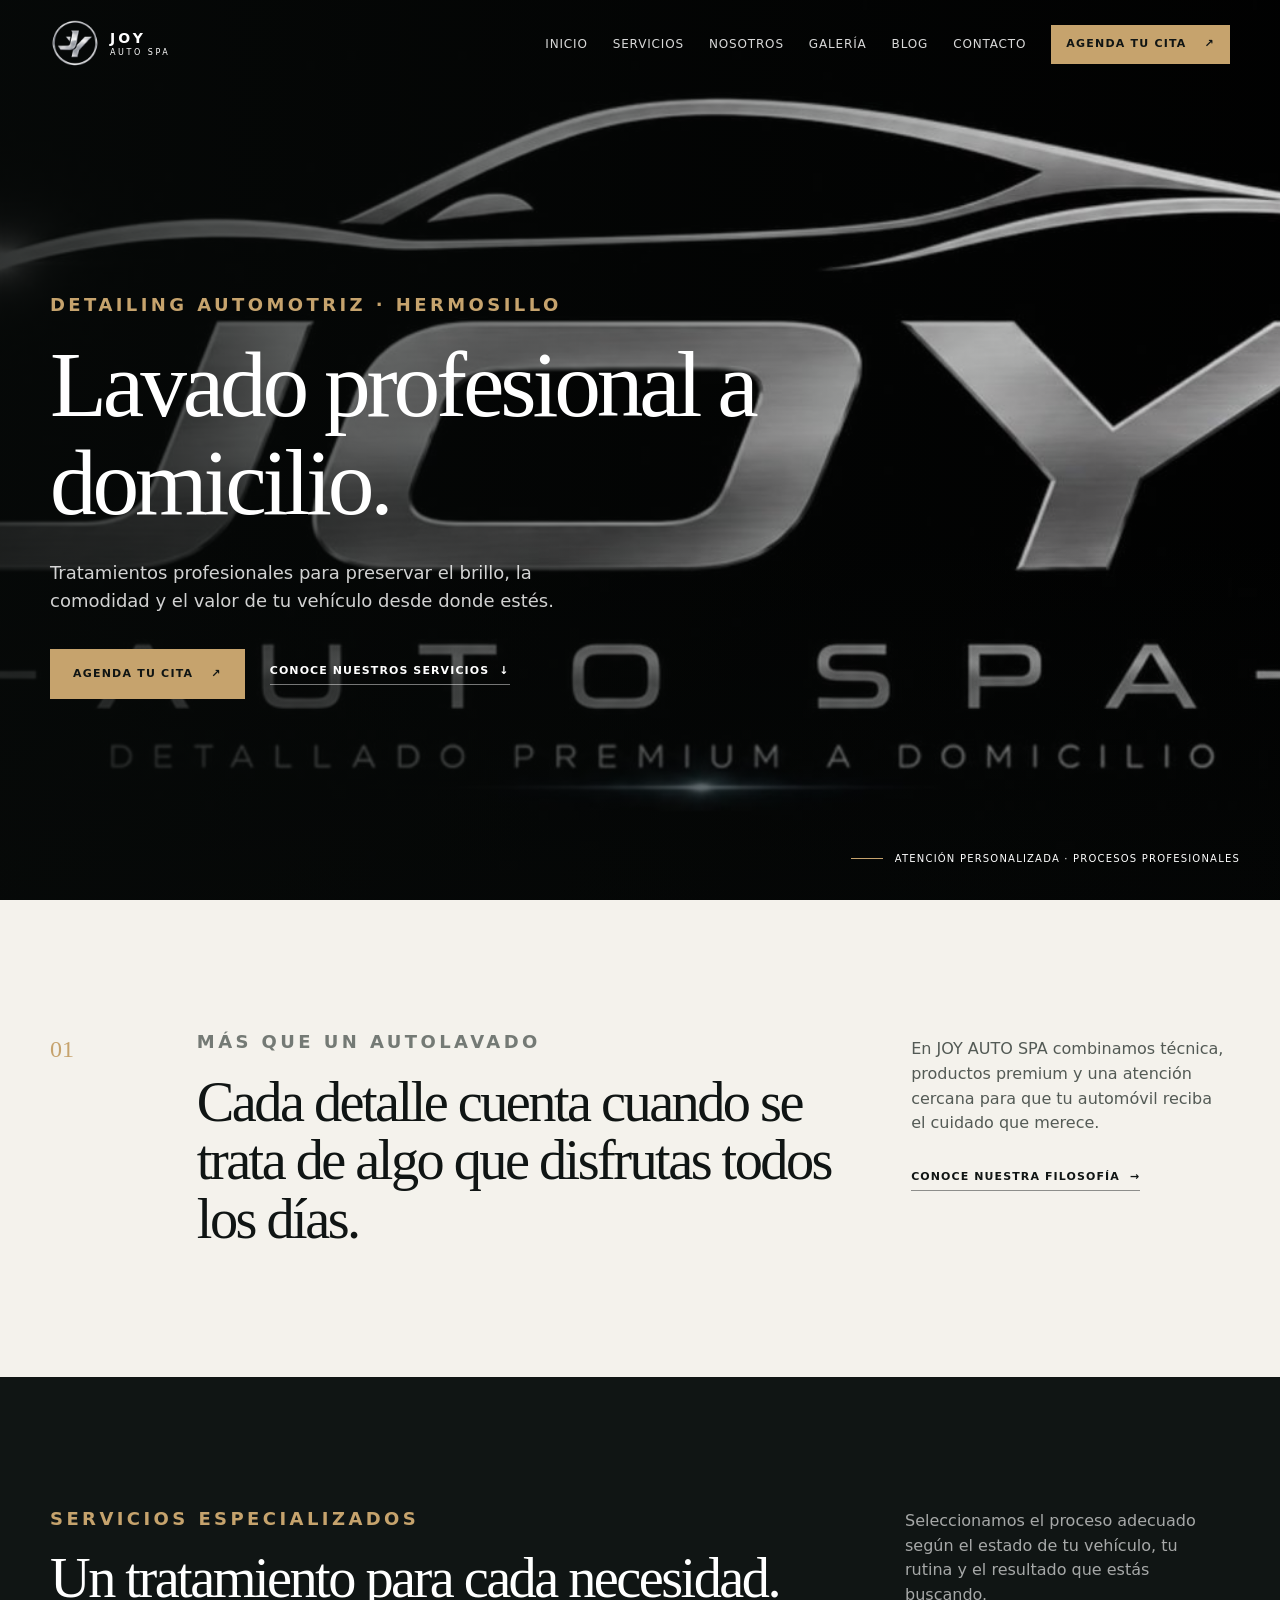
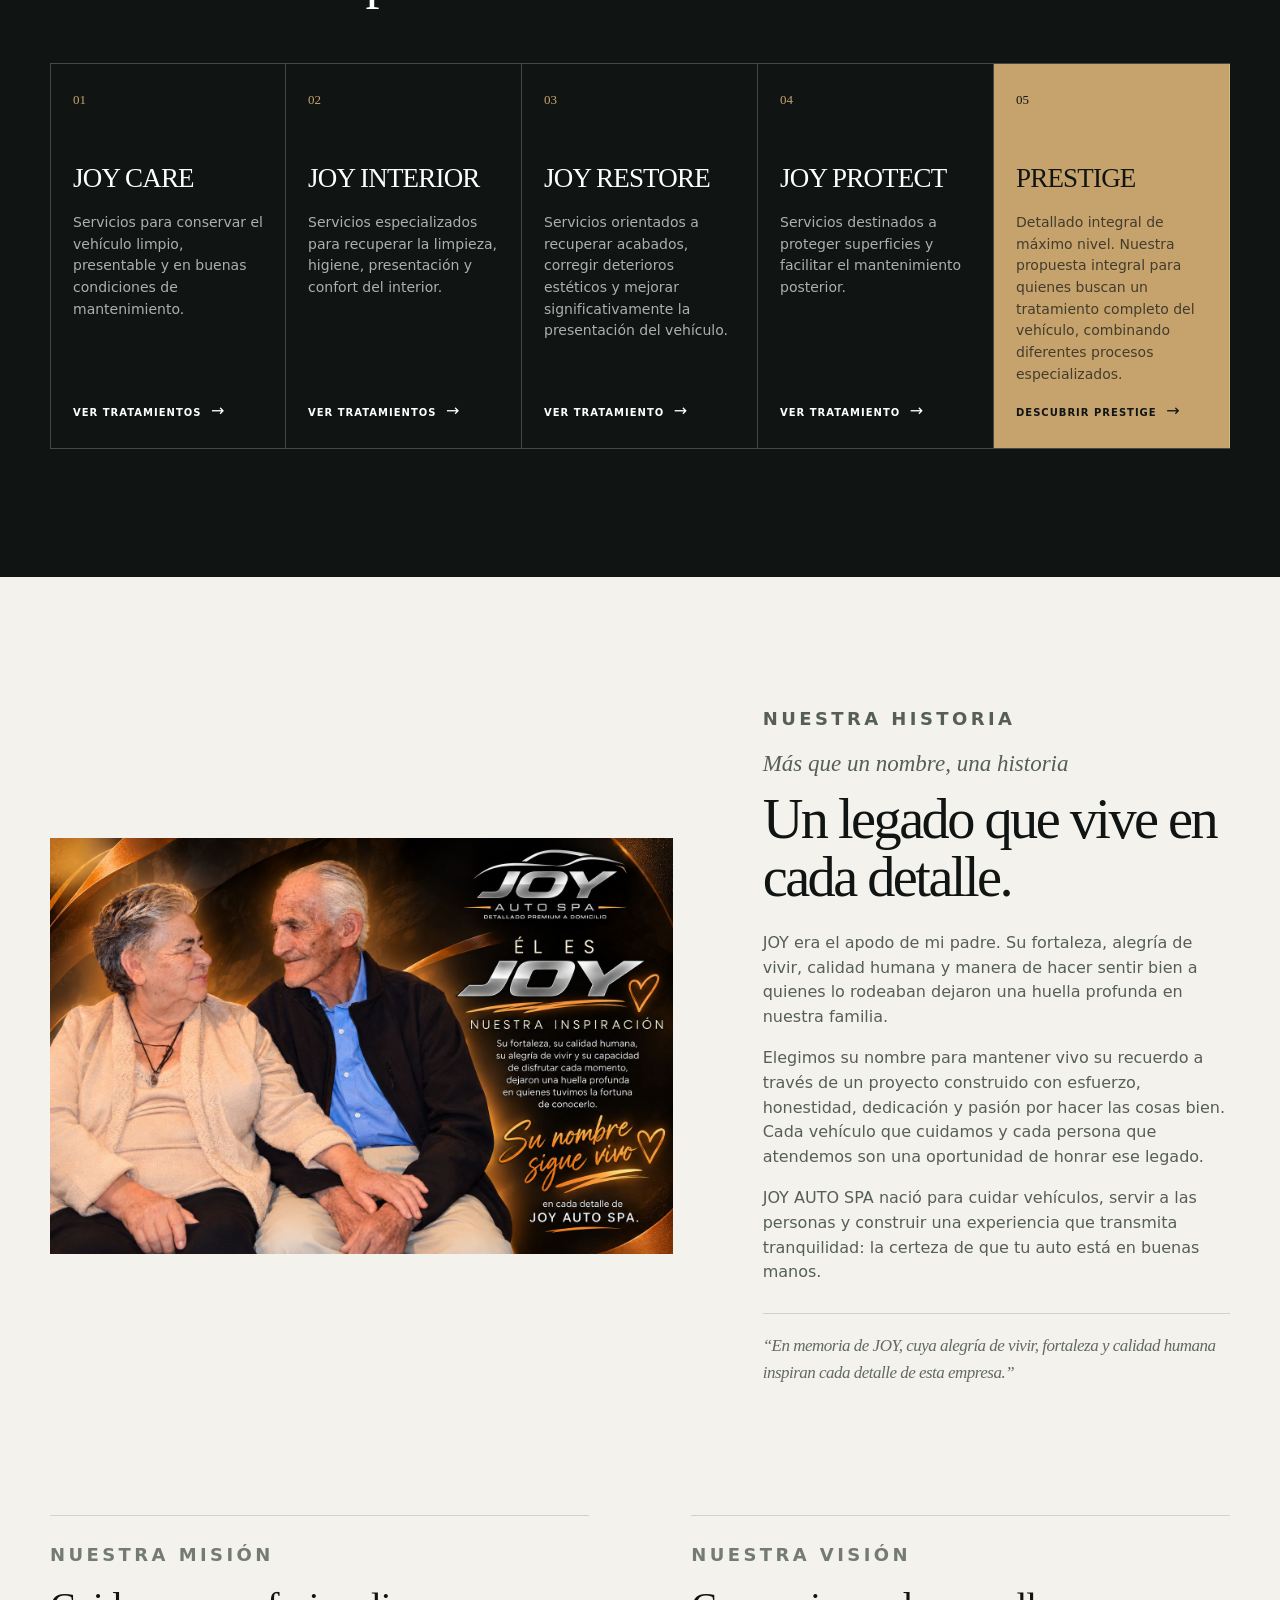
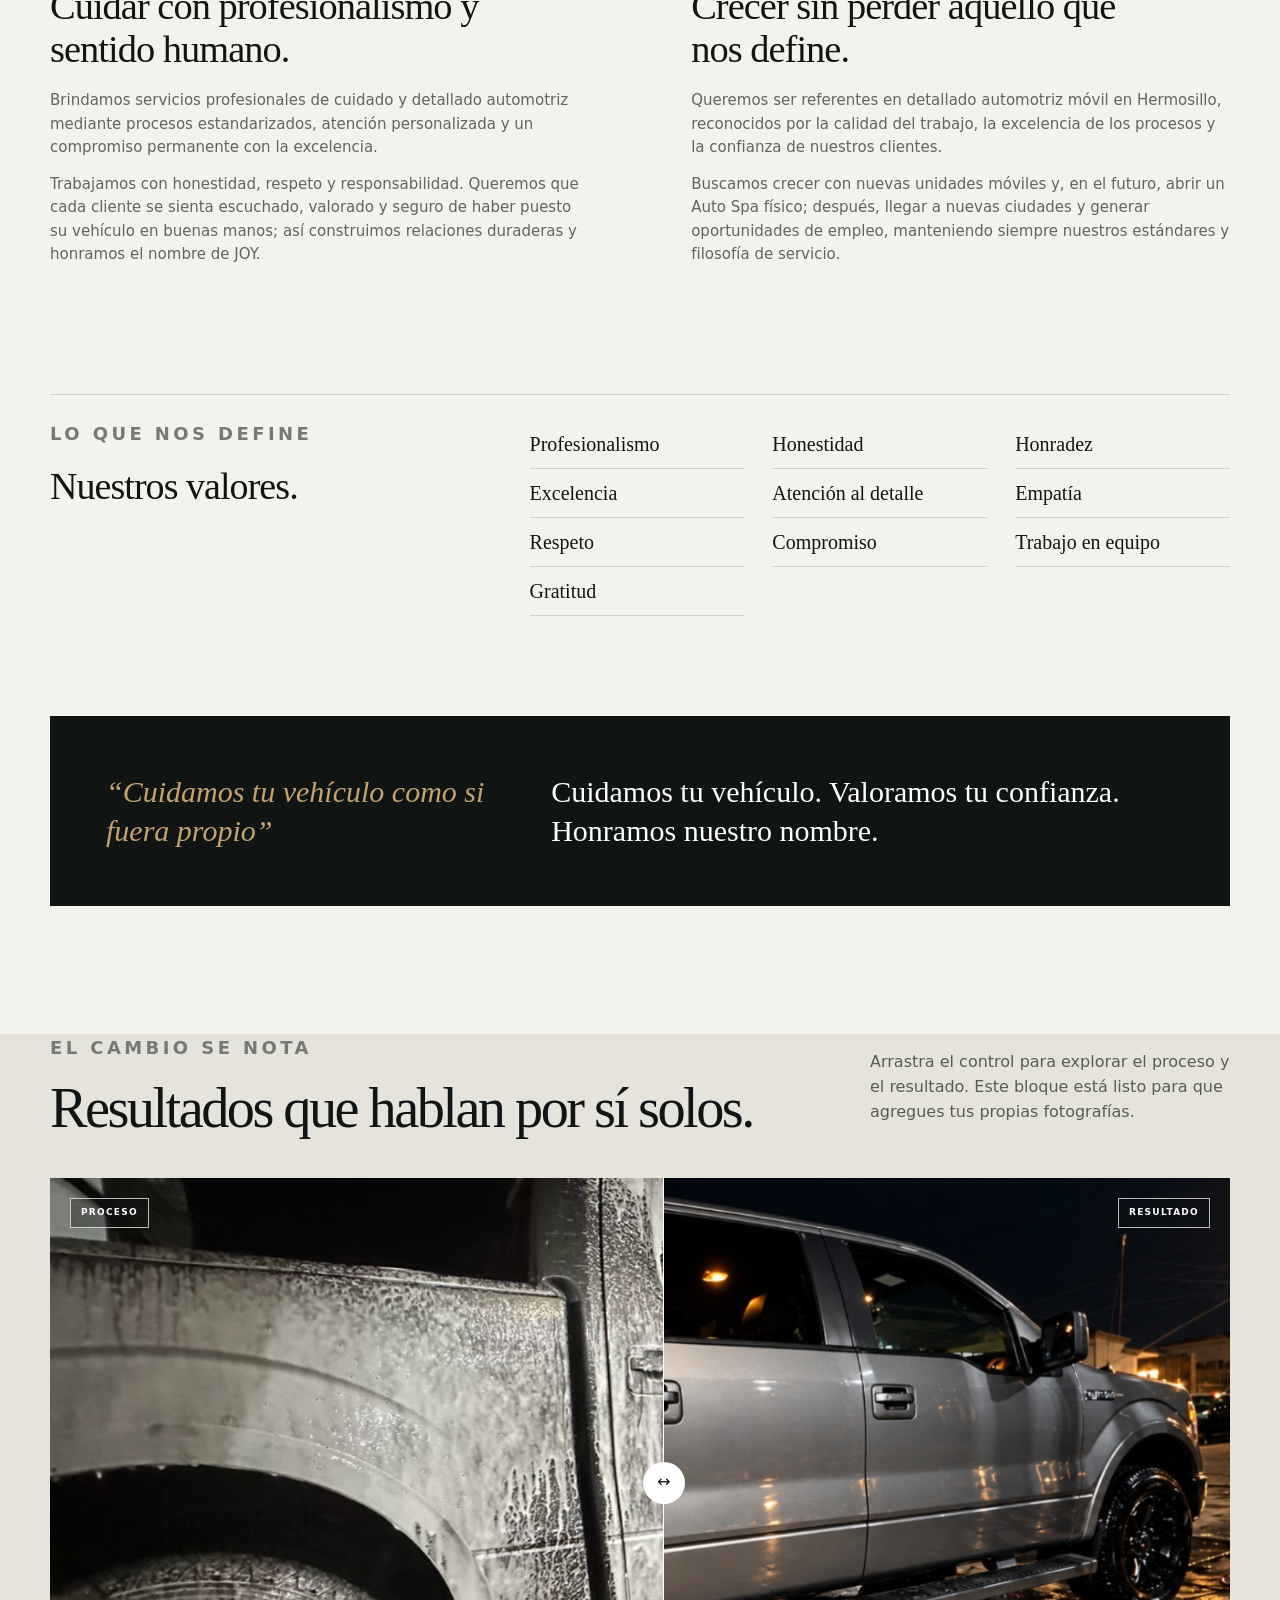
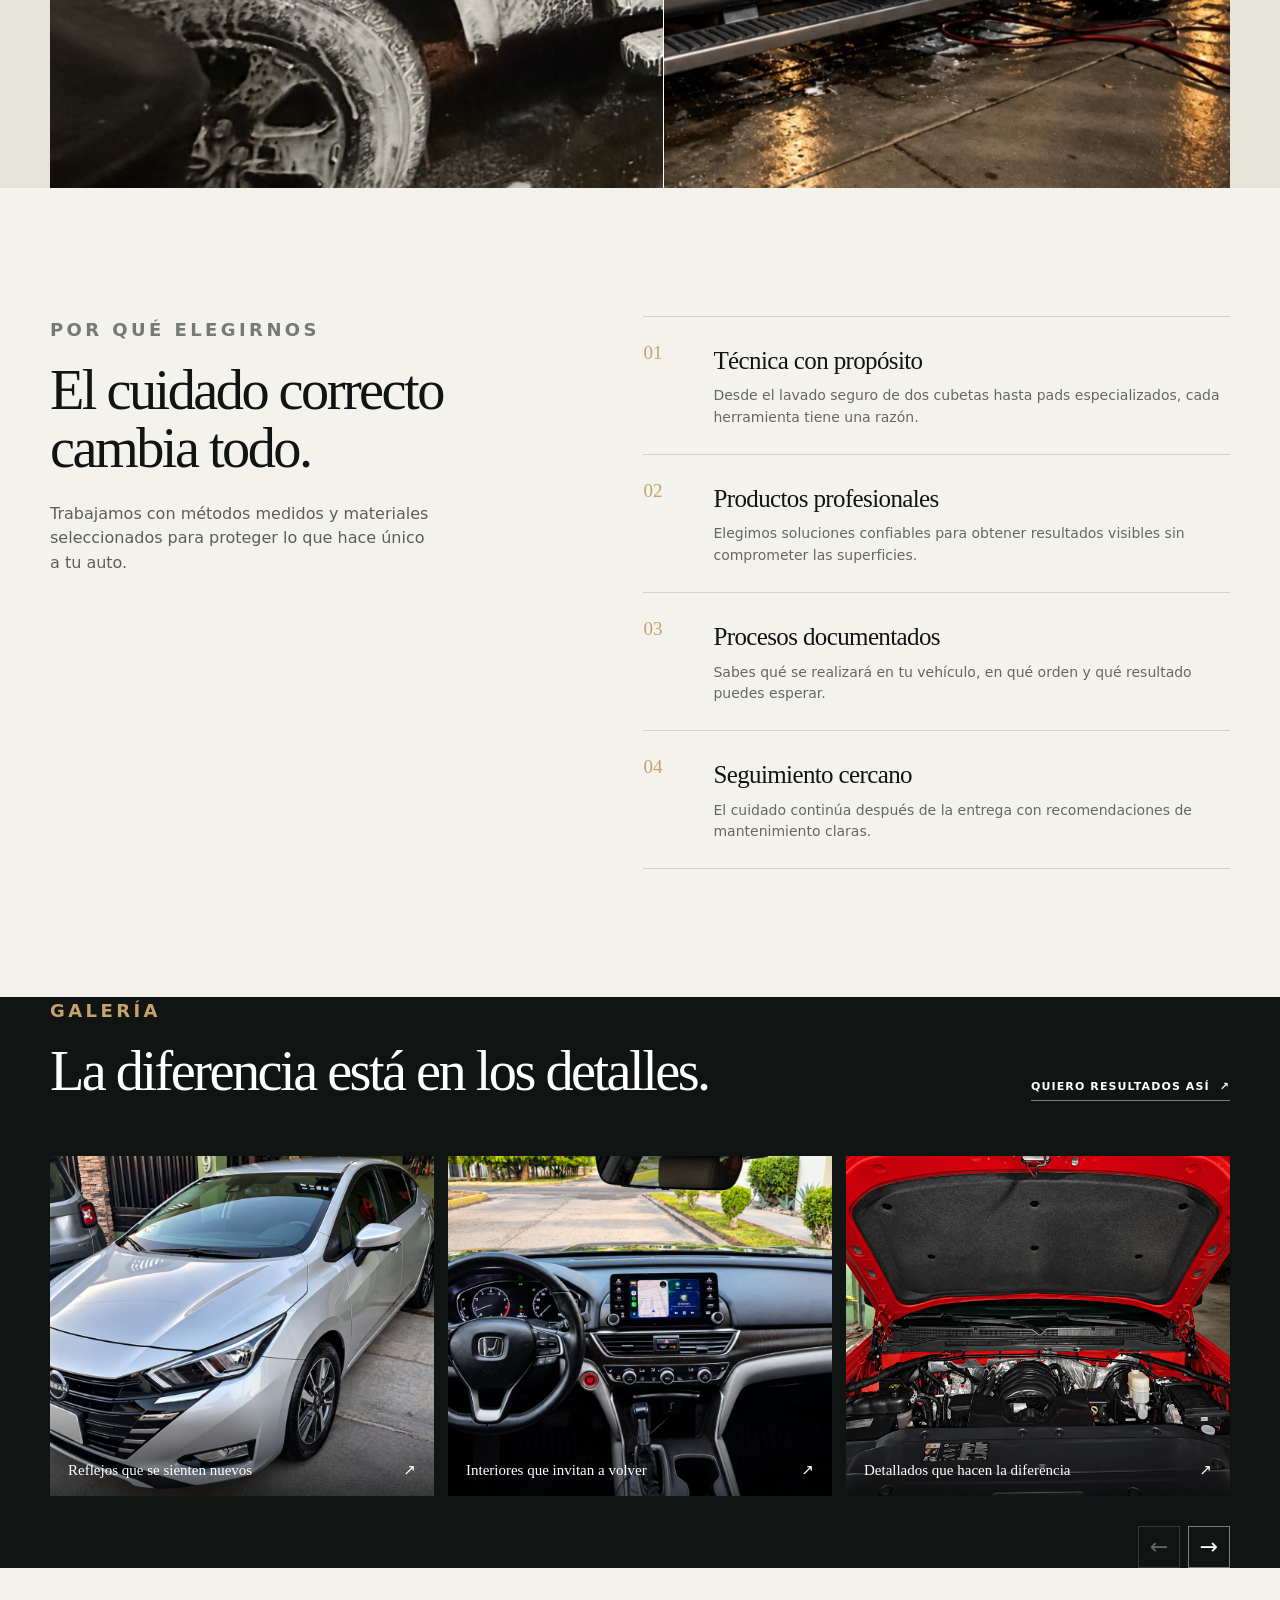
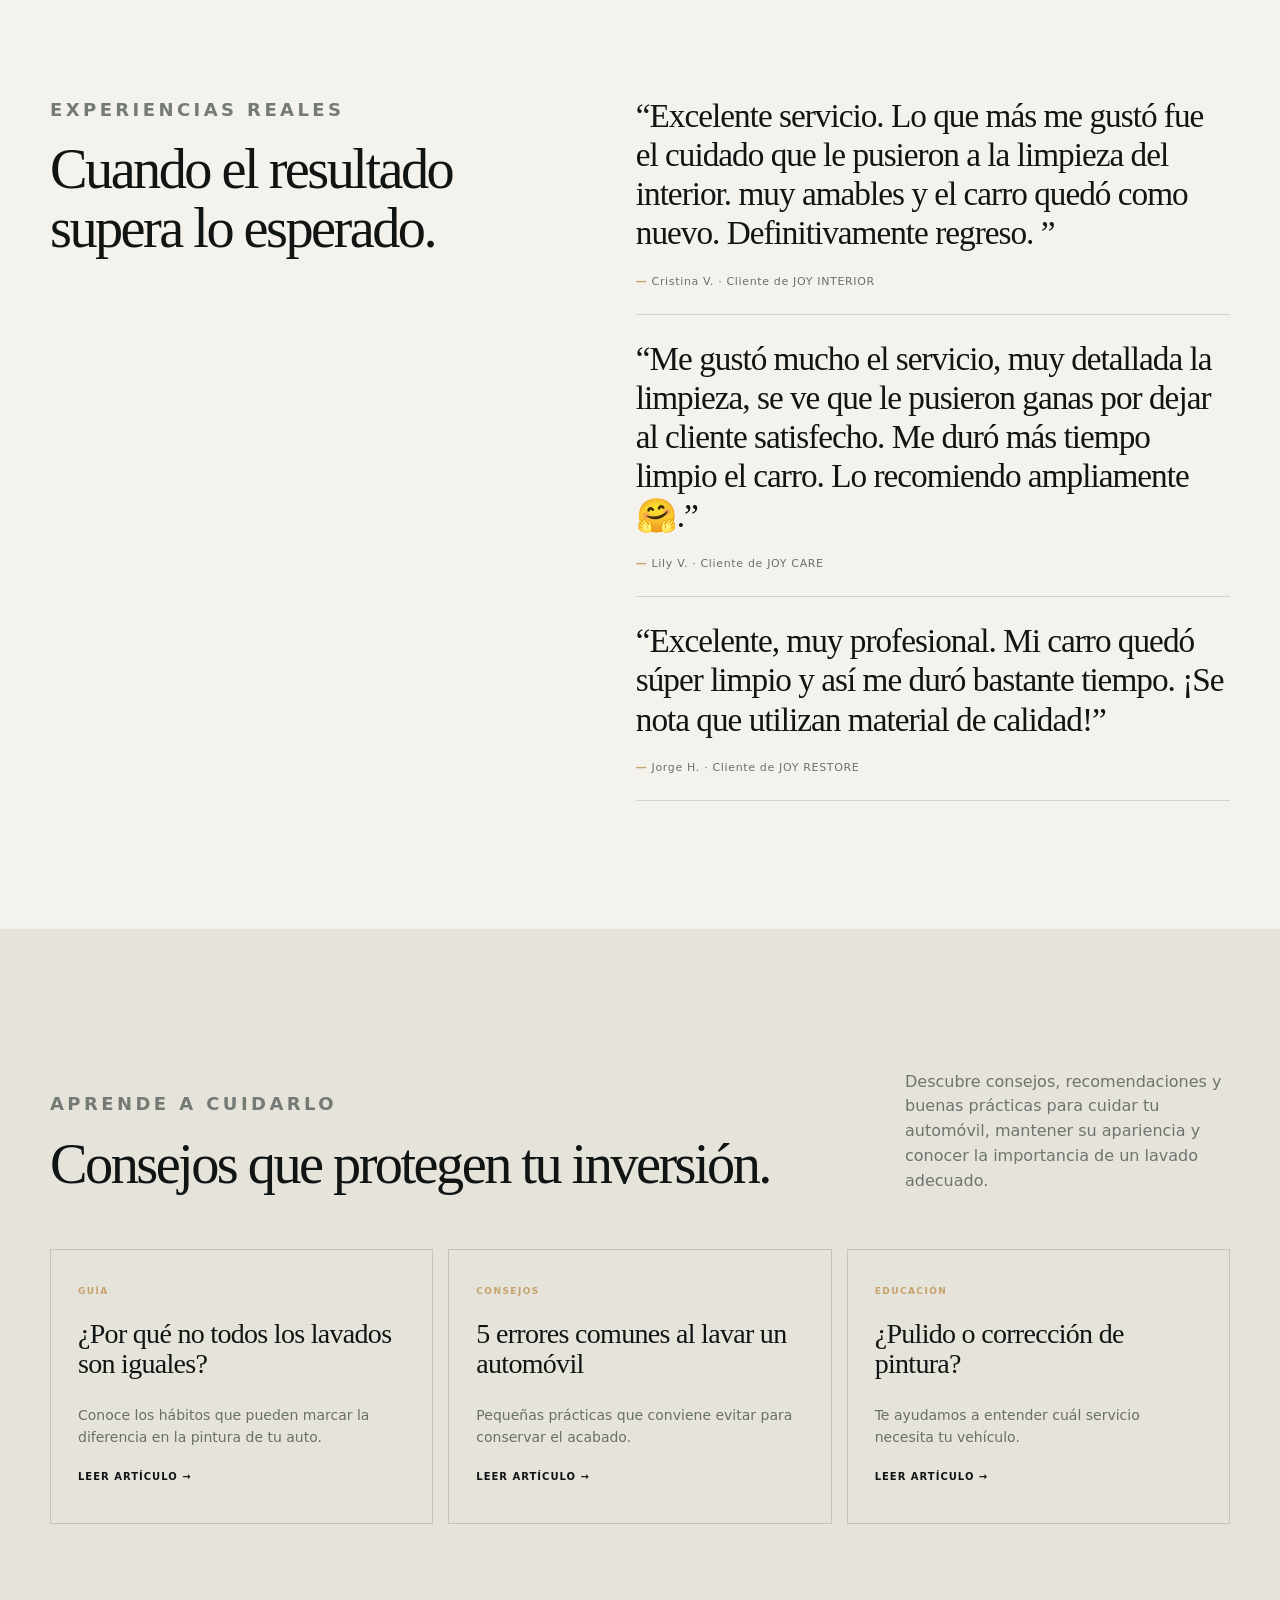
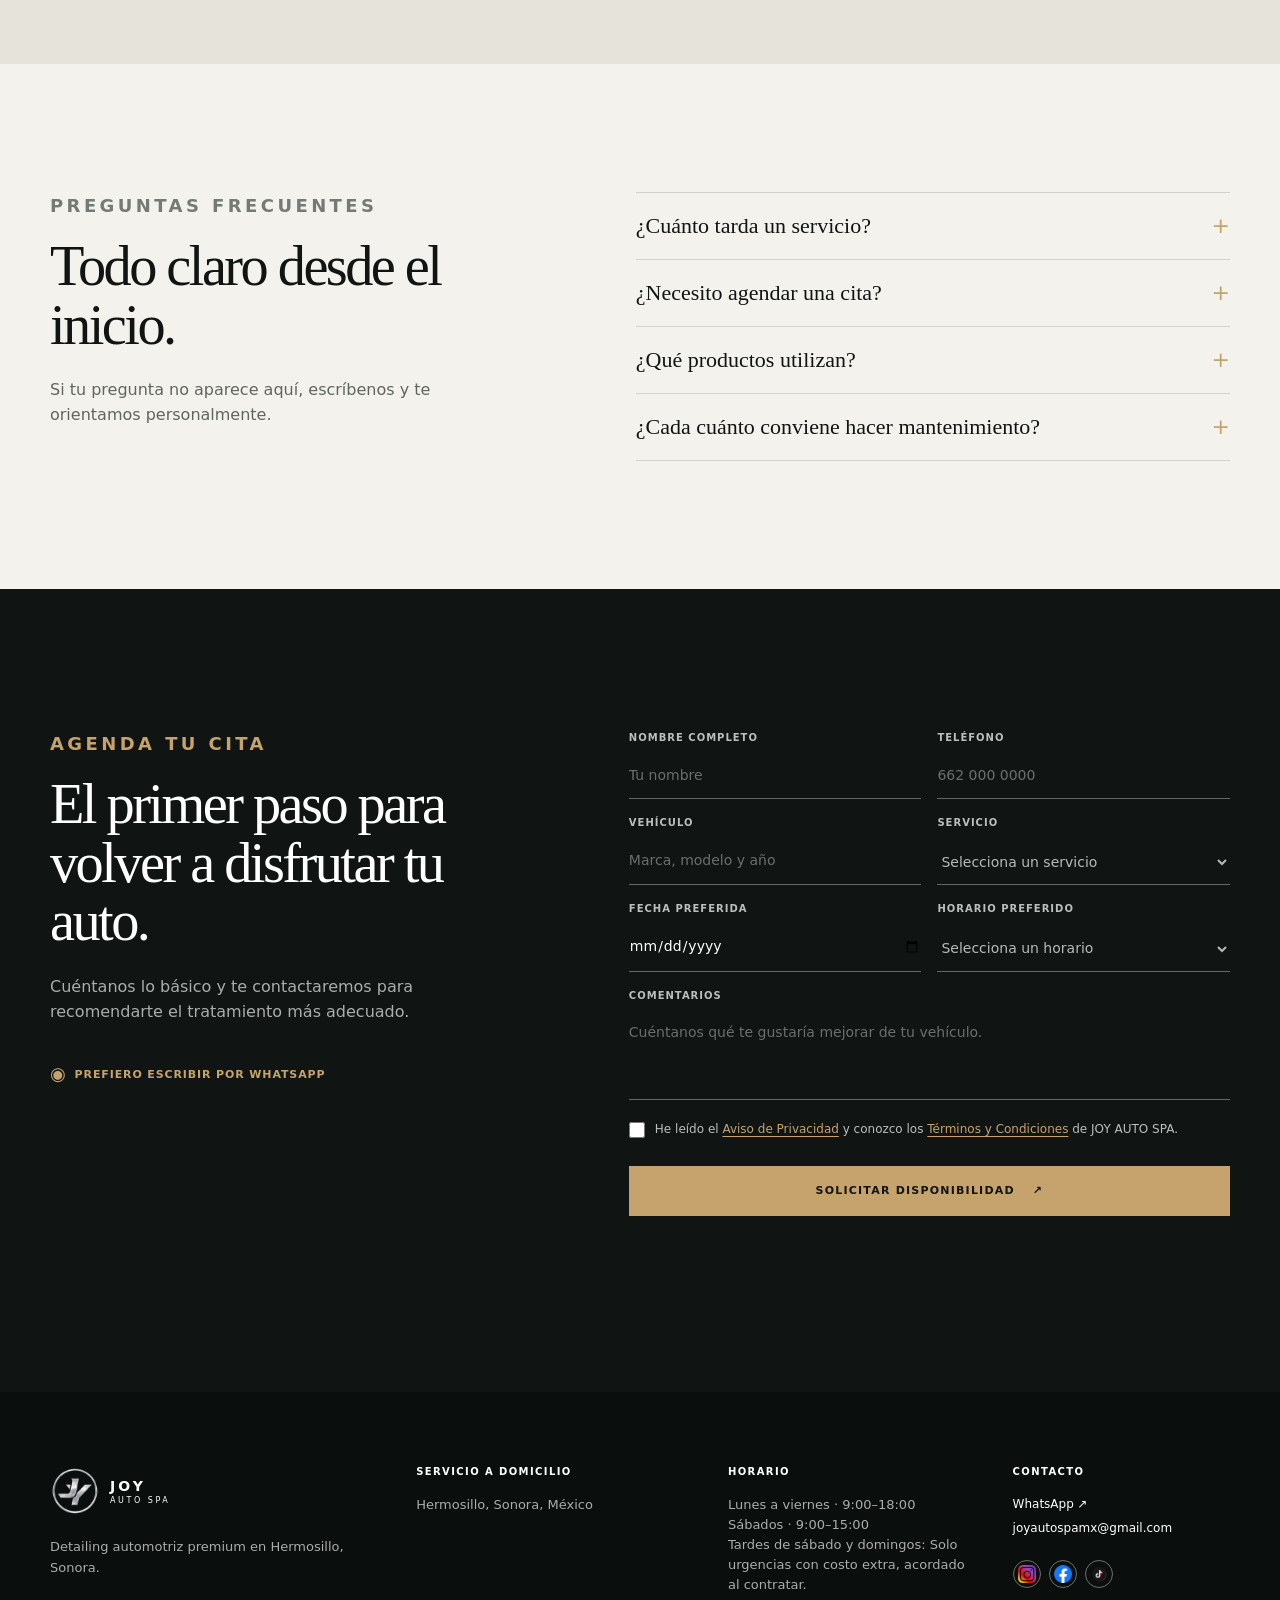
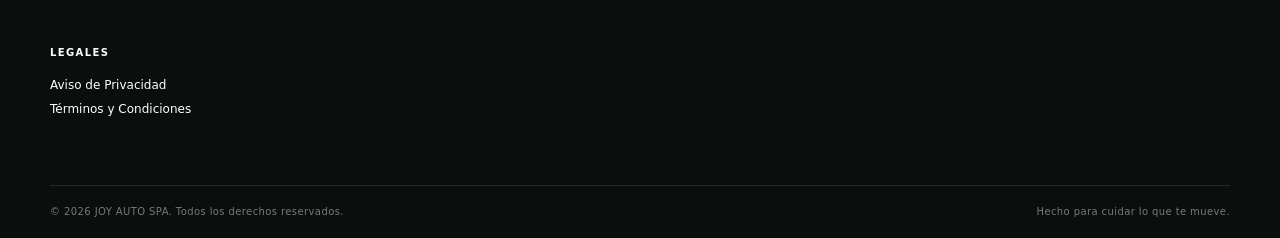
<file: index.html>
<!doctype html>
<html lang="es-MX">
<head>
  <meta charset="utf-8">
  <meta name="viewport" content="width=device-width, initial-scale=1">
  <!-- SEO: Cambien la URL canónica cuando el sitio se publique. -->
  <title>JOY AUTO SPA | Detailing automotriz premium en Hermosillo</title>
  <meta name="description" content="Detailing automotriz premium en Hermosillo. Cuidamos, restauramos y protegemos tu vehículo con procesos profesionales.">
  <meta name="theme-color" content="#101514">
  <link rel="stylesheet" href="assets/styles.css">
</head>
<body>
  <a class="skip-link" href="#contenido">Saltar al contenido</a>
  <div data-site-header></div>

  <main id="contenido">
    <section class="hero" id="inicio">
      <!--
        ESPACIO DE VIDEO / FOTO PRINCIPAL
        Para colocar un archivo, editen IMAGE_SLOTS.hero en assets/app.js.
        Para video, editen VIDEO_SLOTS.hero en ese mismo archivo.
      -->
      <div class="media-slot hero-media" data-media-slot="hero" data-label="Video o fotografía principal: proceso de detailing de JOY AUTO SPA">
        <span class="media-slot__tag">Video principal / 16:9</span>
      </div>
      <div class="hero-shade"></div>
      <div class="shell hero-content">
        <p class="eyebrow eyebrow-light">DETAILING AUTOMOTRIZ · HERMOSILLO</p>
        <h1>Lavado profesional a domicilio.<br></h1>
        <p class="hero-copy">Tratamientos profesionales para preservar el brillo, la comodidad y el valor de tu vehículo desde donde estés.</p>
        <div class="button-row">
          <a class="button" href="#agenda">Agenda tu cita <span aria-hidden="true">↗</span></a>
          <a class="text-link text-link-light" href="#servicios">Conoce nuestros servicios <span aria-hidden="true">↓</span></a>
        </div>
      </div>
      <div class="hero-note"><span></span> Atención personalizada · Procesos profesionales</div>
    </section>

    <section class="intro section" aria-labelledby="intro-title">
      <div class="shell intro-grid">
        <p class="section-number">01</p>
        <div>
          <p class="eyebrow">MÁS QUE UN AUTOLAVADO</p>
          <h2 id="intro-title">Cada detalle cuenta cuando se trata de algo que disfrutas todos los días.</h2>
        </div>
        <div class="intro-copy">
          <p>En JOY AUTO SPA combinamos técnica, productos premium y una atención cercana para que tu automóvil reciba el cuidado que merece.</p>
          <a class="text-link" href="#nosotros">Conoce nuestra filosofía <span aria-hidden="true">→</span></a>
        </div>
      </div>
    </section>

    <section class="services-section section section-ink" id="servicios" aria-labelledby="services-title">
      <div class="shell">
        <div class="section-heading section-heading-light">
          <div><p class="eyebrow eyebrow-light">SERVICIOS ESPECIALIZADOS</p><h2 id="services-title">Un tratamiento para cada necesidad.</h2></div>
          <p>Seleccionamos el proceso adecuado según el estado de tu vehículo, tu rutina y el resultado que estás buscando.</p>
        </div>

        <!-- Cada tarjeta lleva a una página individual para facilitar el posicionamiento SEO. -->
        <div class="service-grid">
          <a class="service-card" href="services/joy-care.html">
            <span class="service-card__number">01</span><h3>JOY CARE</h3><p>Servicios para conservar el vehículo limpio, presentable y en buenas condiciones de mantenimiento.</p><span class="service-card__link">Ver tratamientos <b>→</b></span>
          </a>
          <a class="service-card" href="services/joy-interior.html">
            <span class="service-card__number">02</span><h3>JOY INTERIOR</h3><p>Servicios especializados para recuperar la limpieza, higiene, presentación y confort del interior.</p><span class="service-card__link">Ver tratamientos <b>→</b></span>
          </a>
          <a class="service-card" href="services/joy-restore.html">
            <span class="service-card__number">03</span><h3>JOY RESTORE</h3><p>Servicios orientados a recuperar acabados, corregir deterioros estéticos y mejorar significativamente la presentación del vehículo.</p><span class="service-card__link">Ver tratamiento <b>→</b></span>
          </a>
          <a class="service-card" href="services/joy-protect.html">
            <span class="service-card__number">04</span><h3>JOY PROTECT</h3><p>Servicios destinados a proteger superficies y facilitar el mantenimiento posterior.</p><span class="service-card__link">Ver tratamiento <b>→</b></span>
          </a>
          <a class="service-card service-card-featured" href="services/prestige.html">
            <span class="service-card__number">05</span><h3>PRESTIGE</h3><p>Detallado integral de máximo nivel. Nuestra propuesta integral para quienes buscan un tratamiento completo del vehículo, combinando diferentes procesos especializados.</p><span class="service-card__link">Descubrir Prestige <b>→</b></span>
          </a>
        </div>
      </div>
    </section>

    <section class="story section" id="nosotros" aria-labelledby="story-title">
      <div class="shell story-grid">
        <!-- ESPACIO DE FOTO: equipo, instalación o detalle de proceso. Configurar "story" en assets/app.js. -->
        <button class="story-image-trigger" type="button" data-story-image aria-label="Ampliar fotografía de Joy">
          <span class="media-slot story-image" data-media-slot="story" data-label="Joy trabajando en el interior de un vehículo">
            <span class="media-slot__tag">Joy, nuestra inspiración</span>
          </span>
        </button>
        <div class="story-content">
          <p class="eyebrow">NUESTRA HISTORIA</p>
          <p class="story-phrase">Más que un nombre, una historia</p>
          <h2 id="story-title">Un legado que vive en cada detalle.</h2>
          <p>JOY era el apodo de mi padre. Su fortaleza, alegría de vivir, calidad humana y manera de hacer sentir bien a quienes lo rodeaban dejaron una huella profunda en nuestra familia.</p>
          <p>Elegimos su nombre para mantener vivo su recuerdo a través de un proyecto construido con esfuerzo, honestidad, dedicación y pasión por hacer las cosas bien. Cada vehículo que cuidamos y cada persona que atendemos son una oportunidad de honrar ese legado.</p>
          <p>JOY AUTO SPA nació para cuidar vehículos, servir a las personas y construir una experiencia que transmita tranquilidad: la certeza de que tu auto está en buenas manos.</p>
          <blockquote class="story-dedication">“En memoria de JOY, cuya alegría de vivir, fortaleza y calidad humana inspiran cada detalle de esta empresa.”</blockquote>
        </div>
      </div>
      <div class="shell story-principles">
        <div class="story-purpose-grid">
          <article class="story-purpose">
            <p class="eyebrow">NUESTRA MISIÓN</p>
            <h3>Cuidar con profesionalismo y sentido humano.</h3>
            <p>Brindamos servicios profesionales de cuidado y detallado automotriz mediante procesos estandarizados, atención personalizada y un compromiso permanente con la excelencia.</p>
            <p>Trabajamos con honestidad, respeto y responsabilidad. Queremos que cada cliente se sienta escuchado, valorado y seguro de haber puesto su vehículo en buenas manos; así construimos relaciones duraderas y honramos el nombre de JOY.</p>
          </article>
          <article class="story-purpose">
            <p class="eyebrow">NUESTRA VISIÓN</p>
            <h3>Crecer sin perder aquello que nos define.</h3>
            <p>Queremos ser referentes en detallado automotriz móvil en Hermosillo, reconocidos por la calidad del trabajo, la excelencia de los procesos y la confianza de nuestros clientes.</p>
            <p>Buscamos crecer con nuevas unidades móviles y, en el futuro, abrir un Auto Spa físico; después, llegar a nuevas ciudades y generar oportunidades de empleo, manteniendo siempre nuestros estándares y filosofía de servicio.</p>
          </article>
        </div>
        <div class="story-values">
          <div class="story-values-heading">
            <p class="eyebrow">LO QUE NOS DEFINE</p>
            <h3>Nuestros valores.</h3>
          </div>
          <dl class="story-values-list">
            <div><dt>Profesionalismo</dt></div>
            <div><dt>Honestidad</dt></div>
            <div><dt>Honradez</dt></div>
            <div><dt>Excelencia</dt></div>
            <div><dt>Atención al detalle</dt></div>
            <div><dt>Empatía</dt></div>
            <div><dt>Respeto</dt></div>
            <div><dt>Compromiso</dt></div>
            <div><dt>Trabajo en equipo</dt></div>
            <div><dt>Gratitud</dt></div>
          </dl>
        </div>
        <div class="story-signoff" aria-label="Principios de JOY AUTO SPA">
          <p>“Cuidamos tu vehículo como si fuera propio”</p>
          <p class="story-signoff-main">Cuidamos tu vehículo. Valoramos tu confianza. Honramos nuestro nombre.</p>
        </div>
      </div>
    </section>

    <section class="comparison-section section-soft" aria-labelledby="comparison-title">
      <div class="shell comparison-top">
        <div><p class="eyebrow">EL CAMBIO SE NOTA</p><h2 id="comparison-title">Resultados que hablan por sí solos.</h2></div>
        <p>Arrastra el control para explorar el proceso y el resultado. Este bloque está listo para que agregues tus propias fotografías.</p>
      </div>
      <div class="shell">
        <!-- ESPACIOS DE FOTO: usar "process" y "result" en IMAGE_SLOTS dentro de assets/app.js. -->
        <div class="comparison" data-comparison style="--comparison-position: 52%;">
          <div class="media-slot comparison-base" data-media-slot="result" data-label="Resultado final del tratamiento en el vehículo"><span class="media-slot__tag">RESULTADO / 3:2</span></div>
          <div class="comparison-overlay">
            <div class="media-slot comparison-after" data-media-slot="process" data-label="Proceso de detailing en el vehículo"><span class="media-slot__tag">PROCESO / 3:2</span></div>
          </div>
          <span class="comparison-label comparison-label-left">PROCESO</span><span class="comparison-label comparison-label-right">RESULTADO</span>
          <span class="comparison-line" aria-hidden="true"></span><span class="comparison-handle" aria-hidden="true">↔</span>
          <input class="comparison-range" data-comparison-range type="range" min="0" max="100" value="52" aria-label="Comparar proceso y resultado">
        </div>
      </div>
    </section>

    <section class="reasons section" aria-labelledby="reasons-title">
      <div class="shell reasons-grid">
        <div class="reasons-title"><p class="eyebrow">POR QUÉ ELEGIRNOS</p><h2 id="reasons-title">El cuidado correcto cambia todo.</h2><p>Trabajamos con métodos medidos y materiales seleccionados para proteger lo que hace único a tu auto.</p></div>
        <div class="reasons-list">
          <article><span>01</span><div><h3>Técnica con propósito</h3><p>Desde el lavado seguro de dos cubetas hasta pads especializados, cada herramienta tiene una razón.</p></div></article>
          <article><span>02</span><div><h3>Productos profesionales</h3><p>Elegimos soluciones confiables para obtener resultados visibles sin comprometer las superficies.</p></div></article>
          <article><span>03</span><div><h3>Procesos documentados</h3><p>Sabes qué se realizará en tu vehículo, en qué orden y qué resultado puedes esperar.</p></div></article>
          <article><span>04</span><div><h3>Seguimiento cercano</h3><p>El cuidado continúa después de la entrega con recomendaciones de mantenimiento claras.</p></div></article>
        </div>
      </div>
    </section>

    <section class="gallery-section section-ink" id="galeria" aria-labelledby="gallery-title">
      <div class="shell section-heading section-heading-light">
        <div><p class="eyebrow eyebrow-light">GALERÍA</p><h2 id="gallery-title">La diferencia está en los detalles.</h2></div>
        <a class="text-link text-link-light" href="#agenda">Quiero resultados así <span aria-hidden="true">↗</span></a>
      </div>
      <!-- Las fotos se configuran en IMAGE_SLOTS dentro de assets/app.js; al hacer clic se amplían. -->
      <div class="shell gallery-grid" data-gallery-track>
        <button class="gallery-item" type="button" data-gallery-item data-media-key="gallery-1" aria-label="Abrir detalle de pintura"><span class="media-slot" data-media-slot="gallery-1" data-label="Detalle de pintura con reflejo"><span class="media-slot__tag">Pintura</span></span><span class="gallery-caption">Reflejos que se sienten nuevos <b>↗</b></span></button>
        <button class="gallery-item" type="button" data-gallery-item data-media-key="gallery-2" aria-label="Abrir detalle de interior"><span class="media-slot" data-media-slot="gallery-2" data-label="Interior limpio y acondicionado"><span class="media-slot__tag">Interior</span></span><span class="gallery-caption">Interiores que invitan a volver <b>↗</b></span></button>
        <button class="gallery-item" type="button" data-gallery-item data-media-key="gallery-3" aria-label="Abrir detalle de motor"><span class="media-slot" data-media-slot="gallery-3" data-label="Motor detallado"><span class="media-slot__tag">Motor</span></span><span class="gallery-caption">Detallados que hacen la diferencia <b>↗</b></span></button>
        <button class="gallery-item" type="button" data-gallery-item data-media-key="gallery-4" aria-label="Abrir detalle de Volkswagen Vocho"><span class="media-slot" data-media-slot="gallery-4" data-label="Volkswagen Vocho detallado"><span class="media-slot__tag">Clásicos</span></span><span class="gallery-caption">Lavados premium <b>↗</b></span></button>
        <button class="gallery-item" type="button" data-gallery-item data-media-key="gallery-5" aria-label="Abrir detalle de asiento"><span class="media-slot" data-media-slot="gallery-5" data-label="Asiento limpio y acondicionado"><span class="media-slot__tag">Asientos</span></span><span class="gallery-caption">Cuidado en cada superficie <b>↗</b></span></button>
        <button class="gallery-item" type="button" data-gallery-item data-media-key="gallery-6" aria-label="Abrir detalle de Cadillac"><span class="media-slot" data-media-slot="gallery-6" data-label="Cadillac con acabado detallado"><span class="media-slot__tag">Acabado exterior</span></span><span class="gallery-caption">Un acabado que destaca <b>↗</b></span></button>
        <button class="gallery-item" type="button" data-gallery-item data-media-key="gallery-7" aria-label="Abrir detalle de Ford F-150"><span class="media-slot" data-media-slot="gallery-7" data-label="Ford F-150 después del lavado"><span class="media-slot__tag">Lavado premium</span></span><span class="gallery-caption">Lista para volver al camino <b>↗</b></span></button>
        <button class="gallery-item" type="button" data-gallery-item data-media-key="gallery-8" aria-label="Abrir detalle de interior Honda"><span class="media-slot" data-media-slot="gallery-8" data-label="Interior de Honda detallado"><span class="media-slot__tag">Interior</span></span><span class="gallery-caption">Limpieza que se nota <b>↗</b></span></button>
        <button class="gallery-item" type="button" data-gallery-item data-media-key="gallery-9" aria-label="Abrir detalle de Honda"><span class="media-slot" data-media-slot="gallery-9" data-label="Honda con exterior detallado"><span class="media-slot__tag">Exterior</span></span><span class="gallery-caption">Brillo renovado <b>↗</b></span></button>
        <button class="gallery-item" type="button" data-gallery-item data-media-key="gallery-10" aria-label="Abrir detalle de Nissan"><span class="media-slot" data-media-slot="gallery-10" data-label="Nissan con acabado detallado"><span class="media-slot__tag">Acabado exterior</span></span><span class="gallery-caption">El cuidado está en los detalles <b>↗</b></span></button>
      </div>
      <div class="shell gallery-controls" aria-label="Controles de galería">
        <button class="gallery-control" type="button" data-gallery-prev aria-label="Ver fotos anteriores">←</button>
        <button class="gallery-control" type="button" data-gallery-next aria-label="Ver fotos siguientes">→</button>
      </div>
    </section>

    <section class="testimonials section" aria-labelledby="testimonials-title">
      <div class="shell testimonials-grid">
        <div><p class="eyebrow">EXPERIENCIAS REALES</p><h2 id="testimonials-title">Cuando el resultado supera lo esperado.</h2></div>
        <!-- Reemplacen estos testimonios con opiniones reales y autorizadas de clientes. -->
        <div class="testimonial-stack">
          <figure><blockquote>“Excelente servicio. Lo que más me gustó fue el cuidado que le pusieron a la limpieza del interior. muy amables y el carro quedó como nuevo. Definitivamente regreso. ”</blockquote><figcaption><span>—</span> Cristina V. · Cliente de JOY INTERIOR</figcaption></figure>
          <figure><blockquote>“Me gustó mucho el servicio, muy detallada la limpieza, se ve que le pusieron ganas por dejar al cliente satisfecho. Me duró más tiempo limpio el carro. Lo recomiendo ampliamente 🤗.”</blockquote><figcaption><span>—</span> Lily V. · Cliente de JOY CARE</figcaption></figure>
          <figure><blockquote>“Excelente, muy profesional. Mi carro quedó súper limpio y así me duró bastante tiempo. ¡Se nota que utilizan material de calidad!”</blockquote><figcaption><span>—</span> Jorge H. · Cliente de JOY RESTORE</figcaption></figure>
        </div>
      </div>
    </section>

    <section class="blog-preview section-soft" id="blog" aria-labelledby="blog-title">
      <div class="shell section-heading"><div><p class="eyebrow">APRENDE A CUIDARLO</p><h2 id="blog-title">Consejos que protegen tu inversión.</h2></div><p>Descubre consejos, recomendaciones y buenas prácticas para cuidar tu automóvil, mantener su apariencia y conocer la importancia de un lavado adecuado.</p></div>
      <div class="shell article-grid">
        <!-- Las entradas enlazadas abren su propia página; las demás se publicarán próximamente. -->
        <a class="article-card" href="blog/por-que-no-todos-los-lavados-son-iguales.html"><span>GUÍA</span><h3>¿Por qué no todos los lavados son iguales?</h3><p>Conoce los hábitos que pueden marcar la diferencia en la pintura de tu auto.</p><b>Leer artículo →</b></a>
        <a class="article-card" href="blog/5-errores-comunes-al-lavar-un-automovil.html"><span>CONSEJOS</span><h3>5 errores comunes al lavar un automóvil</h3><p>Pequeñas prácticas que conviene evitar para conservar el acabado.</p><b>Leer artículo →</b></a>
        <a class="article-card" href="blog/pulido-o-correccion-de-pintura.html"><span>EDUCACIÓN</span><h3>¿Pulido o corrección de pintura?</h3><p>Te ayudamos a entender cuál servicio necesita tu vehículo.</p><b>Leer artículo →</b></a>
      </div>
    </section>

    <section class="faq section" aria-labelledby="faq-title">
      <div class="shell faq-grid">
        <div><p class="eyebrow">PREGUNTAS FRECUENTES</p><h2 id="faq-title">Todo claro desde el inicio.</h2><p>Si tu pregunta no aparece aquí, escríbenos y te orientamos personalmente.</p></div>
        <div class="faq-list">
          <details><summary>¿Cuánto tarda un servicio?<span>+</span></summary><p>Depende del tratamiento y del estado del vehículo. Antes de iniciar te compartiremos un tiempo estimado claro.</p></details>
          <details><summary>¿Necesito agendar una cita?<span>+</span></summary><p>Sí. Trabajamos con agenda para dedicar a cada vehículo el tiempo y cuidado que necesita.</p></details>
          <details><summary>¿Qué productos utilizan?<span>+</span></summary><p>Utilizamos productos profesionales seleccionados para cada superficie. Te explicaremos la recomendación para tu auto.</p></details>
          <details><summary>¿Cada cuánto conviene hacer mantenimiento?<span>+</span></summary><p>La frecuencia depende de uso, estacionamiento y protección previa. Al entregar tu vehículo te sugerimos una rutina personalizada.</p></details>
        </div>
      </div>
    </section>

    <section class="booking section-ink" id="agenda" aria-labelledby="booking-title">
      <div class="shell booking-grid">
        <div><p class="eyebrow eyebrow-light">AGENDA TU CITA</p><h2 id="booking-title">El primer paso para volver a disfrutar tu auto.</h2><p>Cuéntanos lo básico y te contactaremos para recomendarte el tratamiento más adecuado.</p><a class="whatsapp-direct" data-whatsapp-direct href="#" target="_blank" rel="noopener noreferrer"><span aria-hidden="true">◉</span> Prefiero escribir por WhatsApp</a></div>
        <!-- El formulario no requiere backend: al enviarlo abre WhatsApp con los datos capturados. Configuren el número en assets/app.js. -->
        <form class="booking-form" data-booking-form novalidate>
          <div class="form-row"><label>Nombre completo<input name="name" autocomplete="name" required placeholder="Tu nombre"></label><label>Teléfono<input name="phone" inputmode="tel" autocomplete="tel" required placeholder="662 000 0000"></label></div>
          <div class="form-row"><label>Vehículo<input name="vehicle" required placeholder="Marca, modelo y año"></label><label>Servicio<select name="service" required><option value="" selected disabled>Selecciona un servicio</option><optgroup label="JOY CARE"><option>JOY CARE ESSENTIAL</option><option>JOY CARE SIGNATURE</option></optgroup><optgroup label="JOY INTERIOR"><option>JOY INTERIOR SPA</option><option>JOY FABRIC SPA</option><option>JOY LEATHER SPA</option><option>JOY ODOR ELIMINATION</option><option>JOY AROMA PERMANENTE</option><option>JOY PET HAIR REMOVAL</option><option>JOY LIMPIEZA POR LAVADO DE ASIENTOS</option><option>JOY LAVADO DE ALFOMBRAS</option></optgroup><optgroup label="JOY RESTORE"><option>JOY PAINT REVIVAL</option><option>JOY PAINT CORRECTION</option><option>JOY HEADLIGHT REVIVAL</option><option>JOY ENGINE REVIVAL</option><option>JOY WHEEL REVIVAL</option></optgroup><optgroup label="JOY PROTECT"><option>JOY WAX PROTECTION</option><option>JOY GLASS SHIELD</option><option>JOY TIRE &amp; TRIM PROTECTION</option></optgroup><optgroup label="PRESTIGE"><option>JOY PRESTIGE DETAIL</option><option>JOY PRESTIGE CORRECTION</option></optgroup><option>No estoy seguro, necesito asesoría</option></select></label></div>
          <div class="form-row"><label>Fecha preferida<input name="date" type="date" required></label><label>Horario preferido<select name="time" required><option value="" selected disabled>Selecciona un horario</option><option>Por la mañana</option><option>Por la tarde</option><option>Necesito confirmar disponibilidad</option></select></label></div>
          <label>Comentarios<textarea name="comments" rows="3" placeholder="Cuéntanos qué te gustaría mejorar de tu vehículo."></textarea></label>
          <div class="legal-consents">
            <label class="legal-consent"><input name="legalConsent" type="checkbox" required><span>He leído el <a href="assets/legal/JOY-LEG-001 AVISO DE PRIVACIDAD .pdf" target="_blank" rel="noopener noreferrer">Aviso de Privacidad</a> y conozco los <a href="assets/legal/JOY-LEG-002 TERMINOS Y CONDICIONES .pdf" target="_blank" rel="noopener noreferrer">Términos y Condiciones</a> de JOY AUTO SPA.</span></label>
          </div>
          <button class="button button-wide" type="submit">Solicitar disponibilidad <span aria-hidden="true">↗</span></button><p class="form-status" data-form-status aria-live="polite"></p>
        </form>
      </div>
    </section>
  </main>

  <div data-site-footer></div>

  
  <!-- Modal reutilizado por la galería. No editar salvo que se quiera cambiar su estructura. -->
  <dialog class="gallery-dialog" data-gallery-dialog><button class="dialog-close" type="button" data-dialog-close aria-label="Cerrar fotografía">×</button><button class="dialog-nav dialog-nav-prev" type="button" data-dialog-prev aria-label="Ver fotografía anterior">←</button><div class="media-slot dialog-media" data-dialog-media><span class="media-slot__tag">Detalle de galería</span></div><button class="dialog-nav dialog-nav-next" type="button" data-dialog-next aria-label="Ver fotografía siguiente">→</button></dialog>
  <script src="assets/app.js"></script>
</body>
</html>
</file>
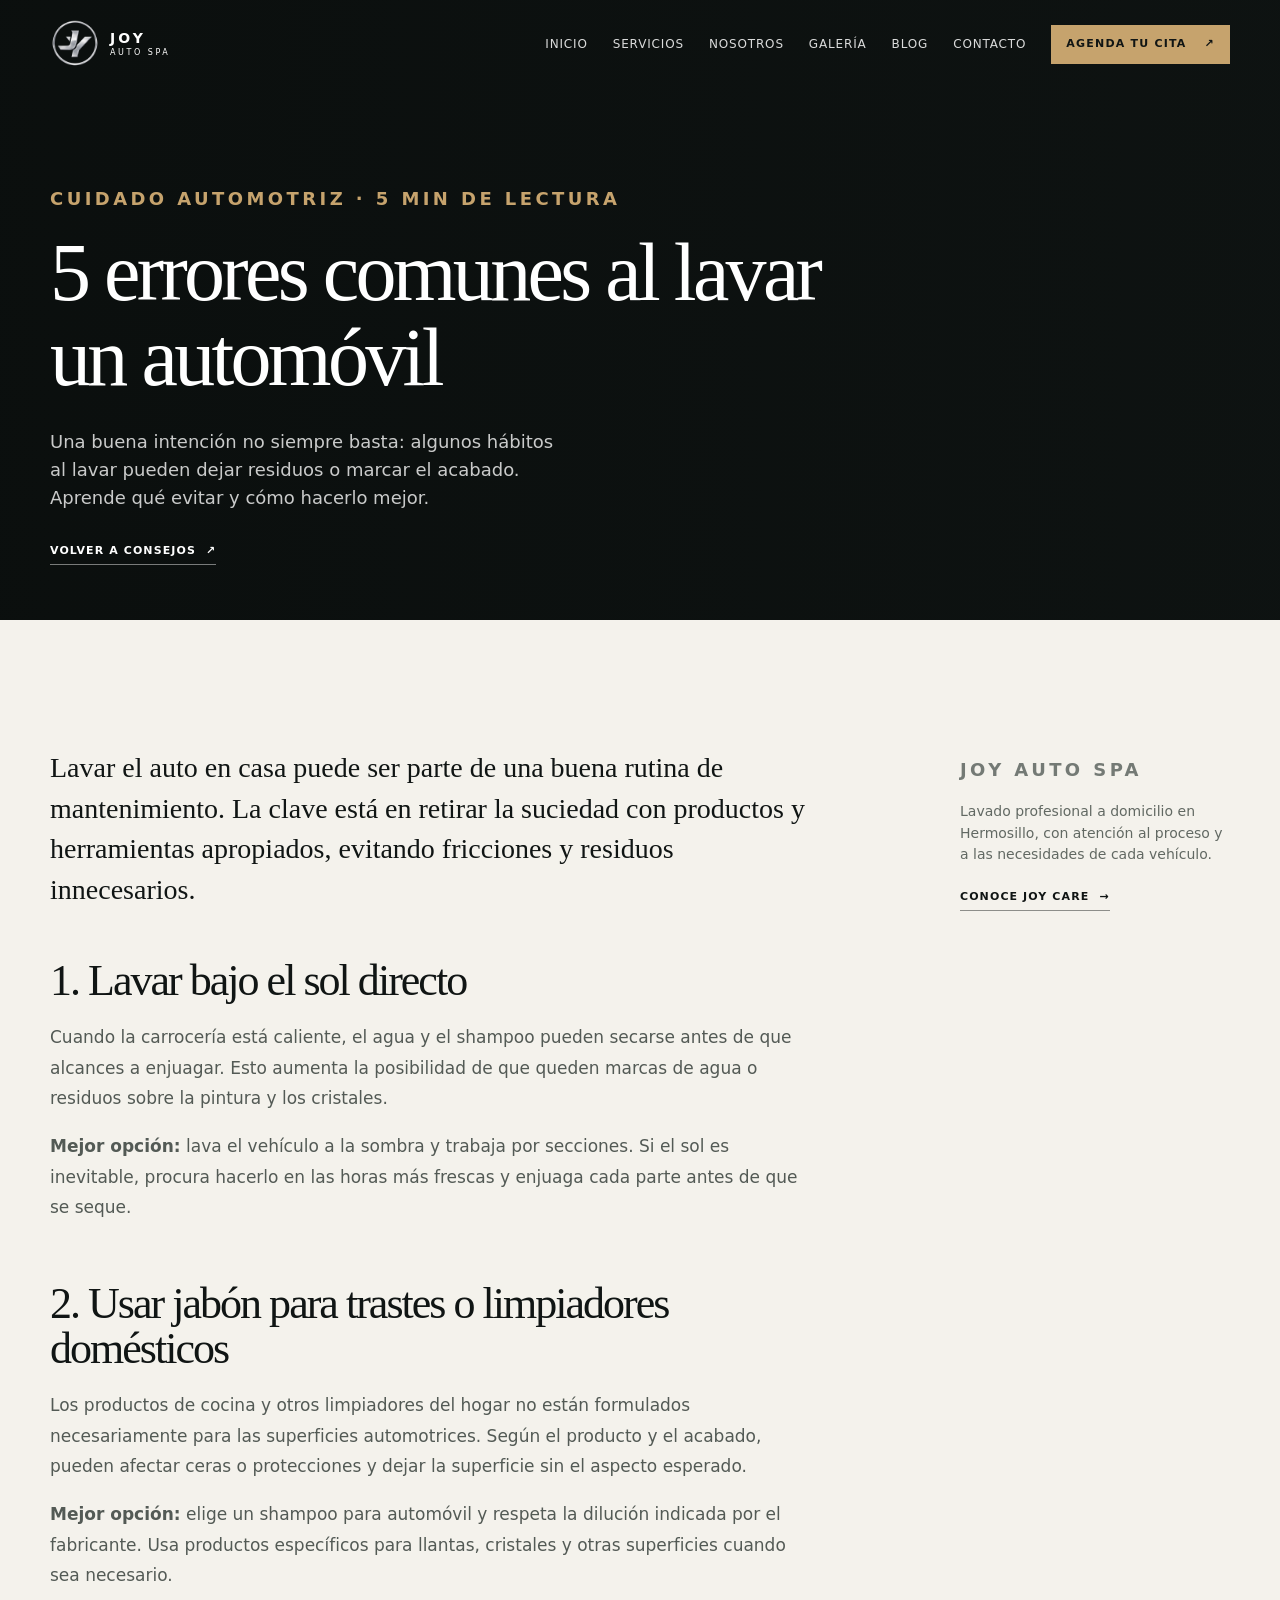
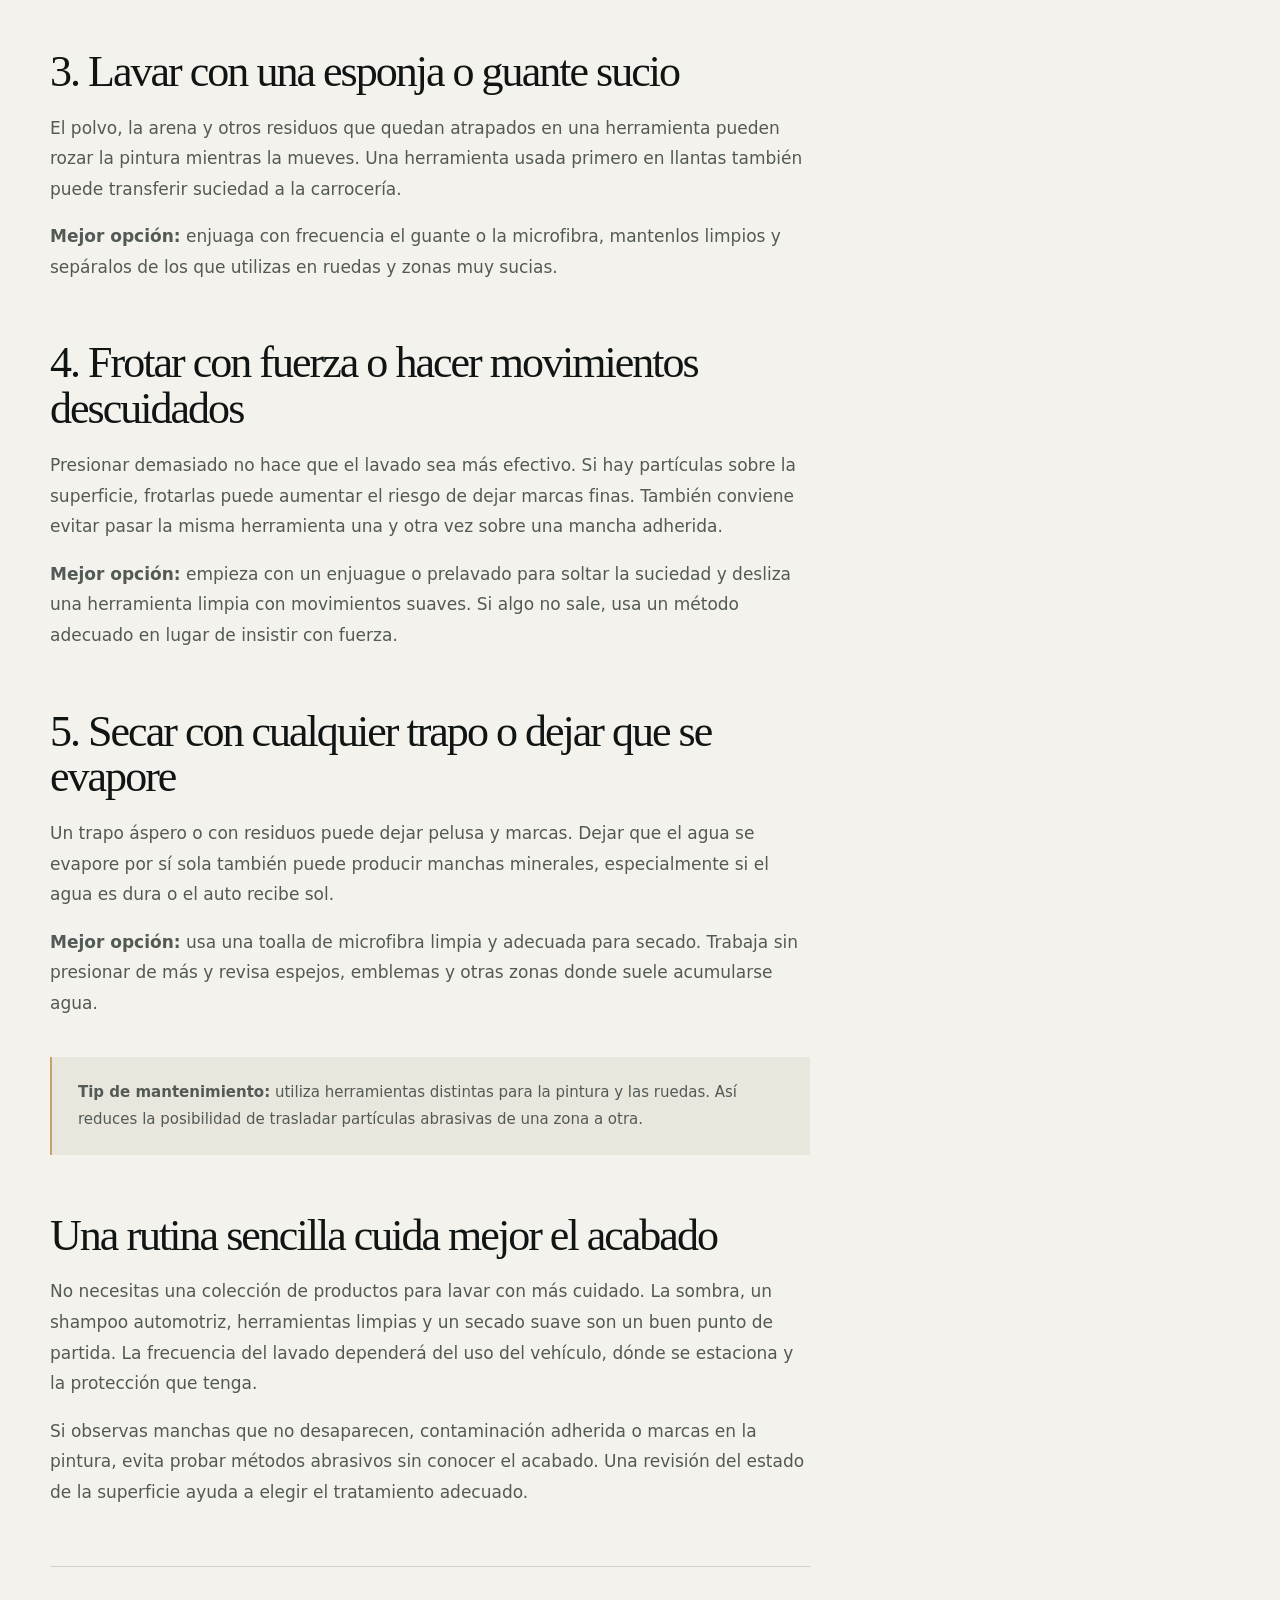
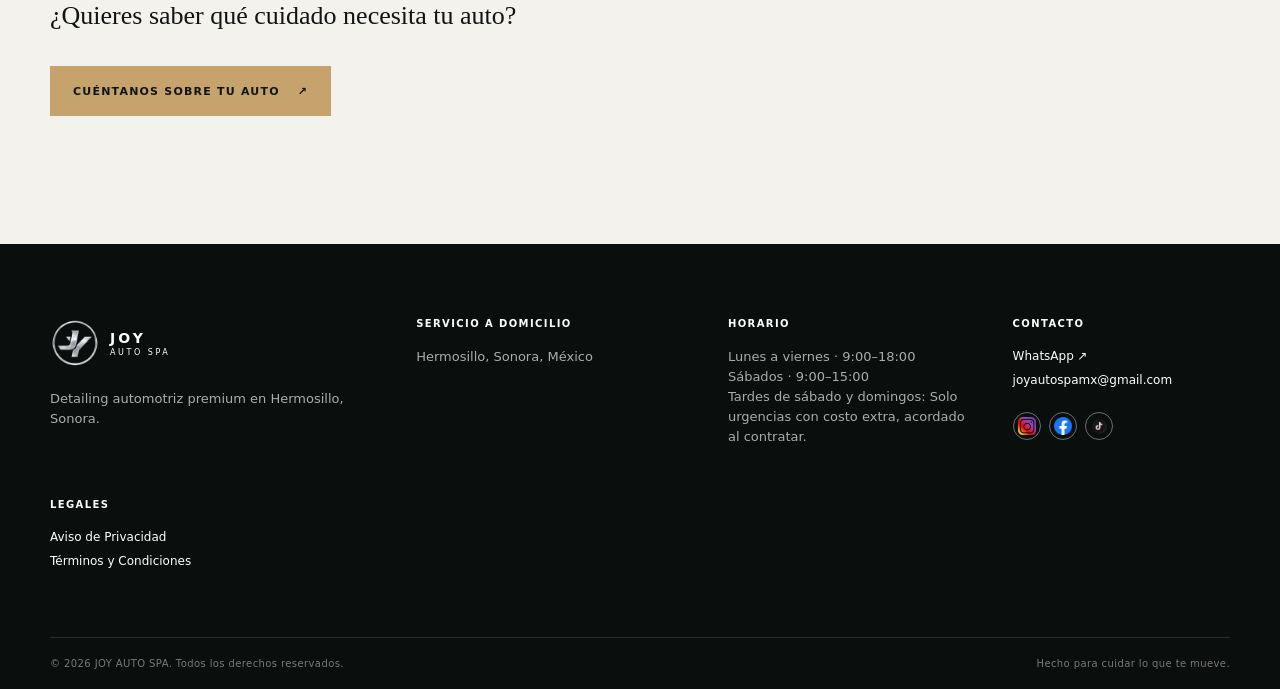
<file: blog/5-errores-comunes-al-lavar-un-automovil.html>
<!doctype html>
<html lang="es-MX">
<head>
  <meta charset="utf-8">
  <meta name="viewport" content="width=device-width, initial-scale=1">
  <title>5 errores comunes al lavar un automóvil | JOY AUTO SPA</title>
  <meta name="description" content="Evita cinco errores frecuentes al lavar tu automóvil y aprende hábitos sencillos para cuidar mejor la pintura y sus acabados.">
  <meta name="theme-color" content="#101514">
  <link rel="stylesheet" href="../assets/styles.css">
</head>
<body>
  <a class="skip-link" href="#contenido">Saltar al contenido</a>
  <div data-site-header></div>

  <main id="contenido">
    <section class="service-hero article-hero">
     
      <div class="shell">
        <p class="eyebrow eyebrow-light">CUIDADO AUTOMOTRIZ · 5 MIN DE LECTURA</p>
        <h1>5 errores comunes al lavar un automóvil</h1>
        <p>Una buena intención no siempre basta: algunos hábitos al lavar pueden dejar residuos o marcar el acabado. Aprende qué evitar y cómo hacerlo mejor.</p>
        <a class="text-link text-link-light" href="../index.html#blog">Volver a consejos <span aria-hidden="true">↗</span></a>
      </div>
    </section>

    <section class="article-section section">
      <div class="shell article-layout">
        <article class="article-body">
          <p class="article-lead">Lavar el auto en casa puede ser parte de una buena rutina de mantenimiento. La clave está en retirar la suciedad con productos y herramientas apropiados, evitando fricciones y residuos innecesarios.</p>

          <h2>1. Lavar bajo el sol directo</h2>
          <p>Cuando la carrocería está caliente, el agua y el shampoo pueden secarse antes de que alcances a enjuagar. Esto aumenta la posibilidad de que queden marcas de agua o residuos sobre la pintura y los cristales.</p>
          <p><strong>Mejor opción:</strong> lava el vehículo a la sombra y trabaja por secciones. Si el sol es inevitable, procura hacerlo en las horas más frescas y enjuaga cada parte antes de que se seque.</p>

          <h2>2. Usar jabón para trastes o limpiadores domésticos</h2>
          <p>Los productos de cocina y otros limpiadores del hogar no están formulados necesariamente para las superficies automotrices. Según el producto y el acabado, pueden afectar ceras o protecciones y dejar la superficie sin el aspecto esperado.</p>
          <p><strong>Mejor opción:</strong> elige un shampoo para automóvil y respeta la dilución indicada por el fabricante. Usa productos específicos para llantas, cristales y otras superficies cuando sea necesario.</p>

          <h2>3. Lavar con una esponja o guante sucio</h2>
          <p>El polvo, la arena y otros residuos que quedan atrapados en una herramienta pueden rozar la pintura mientras la mueves. Una herramienta usada primero en llantas también puede transferir suciedad a la carrocería.</p>
          <p><strong>Mejor opción:</strong> enjuaga con frecuencia el guante o la microfibra, mantenlos limpios y sepáralos de los que utilizas en ruedas y zonas muy sucias.</p>

          <h2>4. Frotar con fuerza o hacer movimientos descuidados</h2>
          <p>Presionar demasiado no hace que el lavado sea más efectivo. Si hay partículas sobre la superficie, frotarlas puede aumentar el riesgo de dejar marcas finas. También conviene evitar pasar la misma herramienta una y otra vez sobre una mancha adherida.</p>
          <p><strong>Mejor opción:</strong> empieza con un enjuague o prelavado para soltar la suciedad y desliza una herramienta limpia con movimientos suaves. Si algo no sale, usa un método adecuado en lugar de insistir con fuerza.</p>

          <h2>5. Secar con cualquier trapo o dejar que se evapore</h2>
          <p>Un trapo áspero o con residuos puede dejar pelusa y marcas. Dejar que el agua se evapore por sí sola también puede producir manchas minerales, especialmente si el agua es dura o el auto recibe sol.</p>
          <p><strong>Mejor opción:</strong> usa una toalla de microfibra limpia y adecuada para secado. Trabaja sin presionar de más y revisa espejos, emblemas y otras zonas donde suele acumularse agua.</p>

          <aside class="article-note">
            <p><strong>Tip de mantenimiento:</strong> utiliza herramientas distintas para la pintura y las ruedas. Así reduces la posibilidad de trasladar partículas abrasivas de una zona a otra.</p>
          </aside>

          <h2>Una rutina sencilla cuida mejor el acabado</h2>
          <p>No necesitas una colección de productos para lavar con más cuidado. La sombra, un shampoo automotriz, herramientas limpias y un secado suave son un buen punto de partida. La frecuencia del lavado dependerá del uso del vehículo, dónde se estaciona y la protección que tenga.</p>
          <p>Si observas manchas que no desaparecen, contaminación adherida o marcas en la pintura, evita probar métodos abrasivos sin conocer el acabado. Una revisión del estado de la superficie ayuda a elegir el tratamiento adecuado.</p>

          <div class="article-endnote">
            <p>¿Quieres saber qué cuidado necesita tu auto?</p>
            <a class="button" href="../index.html#agenda">Cuéntanos sobre tu auto <span aria-hidden="true">↗</span></a>
          </div>
        </article>

        <aside class="article-aside" aria-label="Más información">
          <p class="eyebrow">JOY AUTO SPA</p>
          <p>Lavado profesional a domicilio en Hermosillo, con atención al proceso y a las necesidades de cada vehículo.</p>
          <a class="text-link" href="../services/joy-care.html">Conoce JOY CARE <span aria-hidden="true">→</span></a>
        </aside>
      </div>
    </section>
  </main>

  <div data-site-footer></div>
  <script src="../assets/app.js"></script>
</body>
</html>
</file>
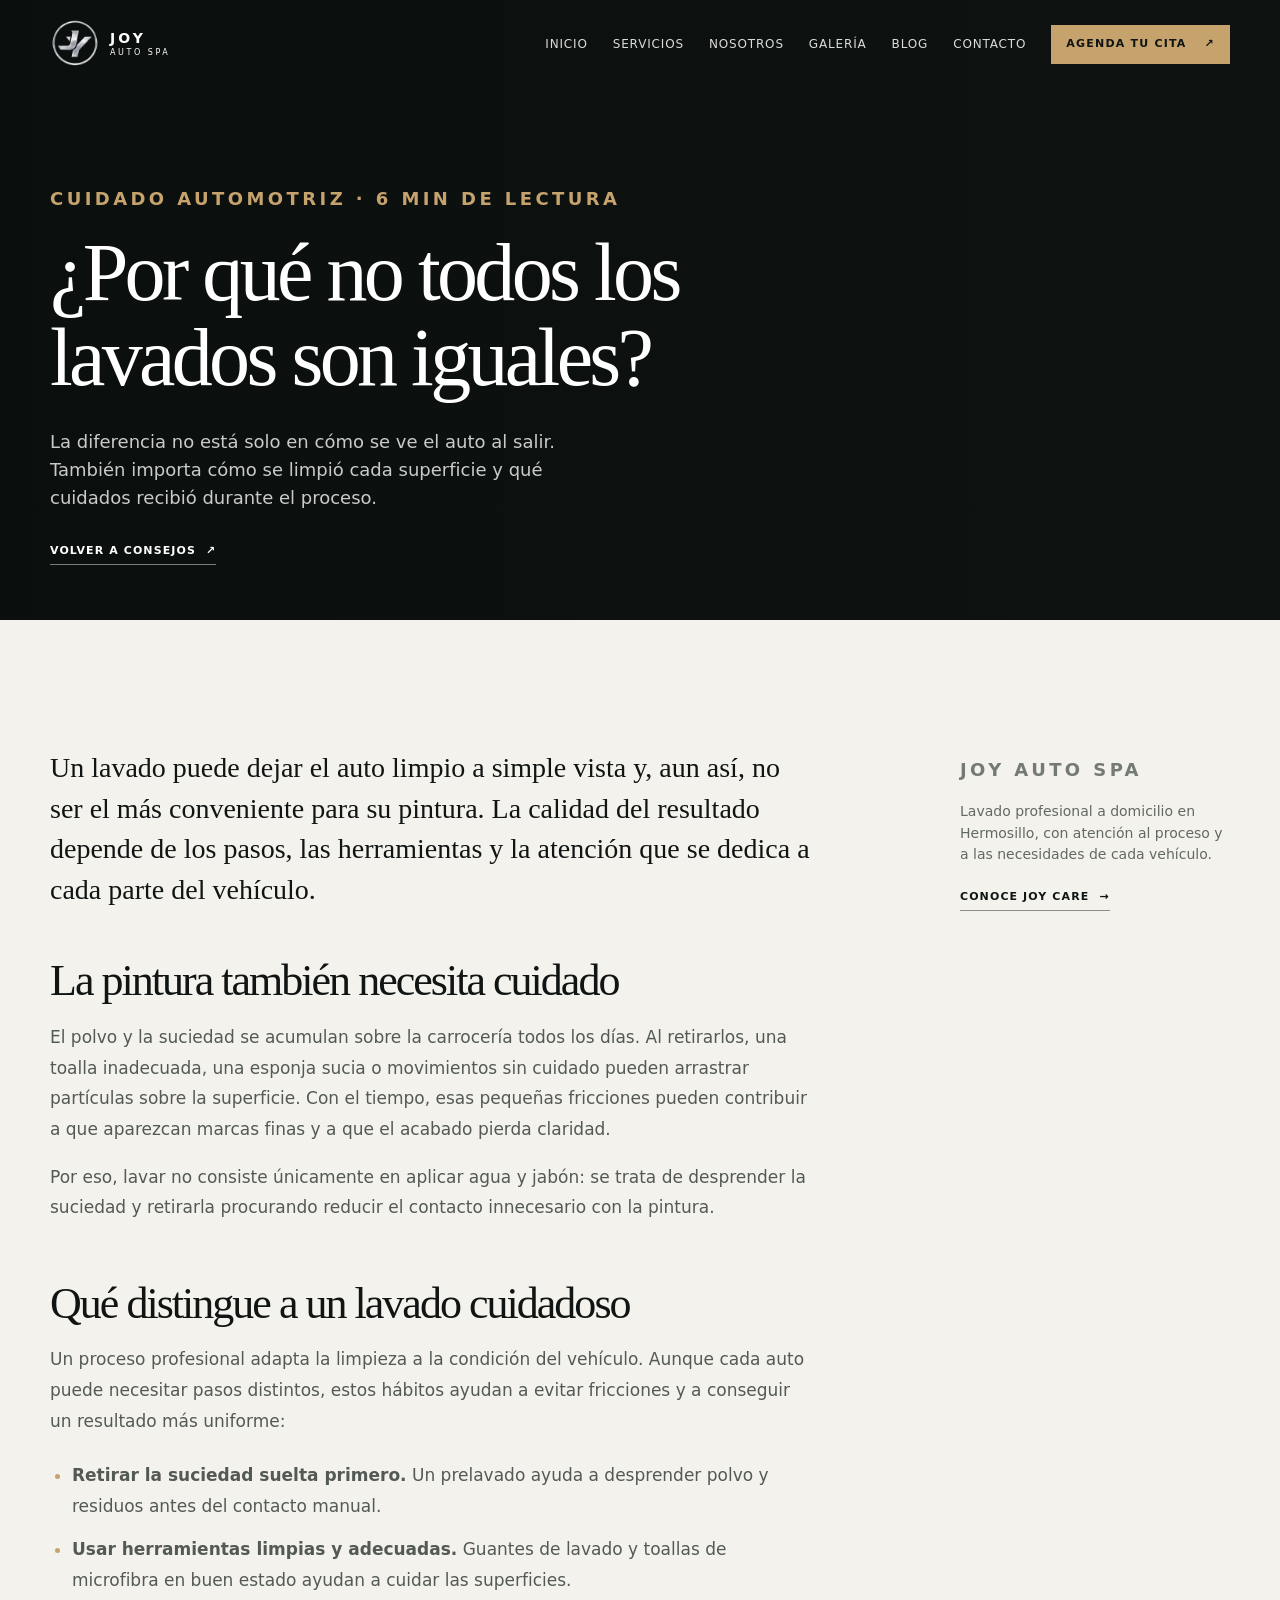
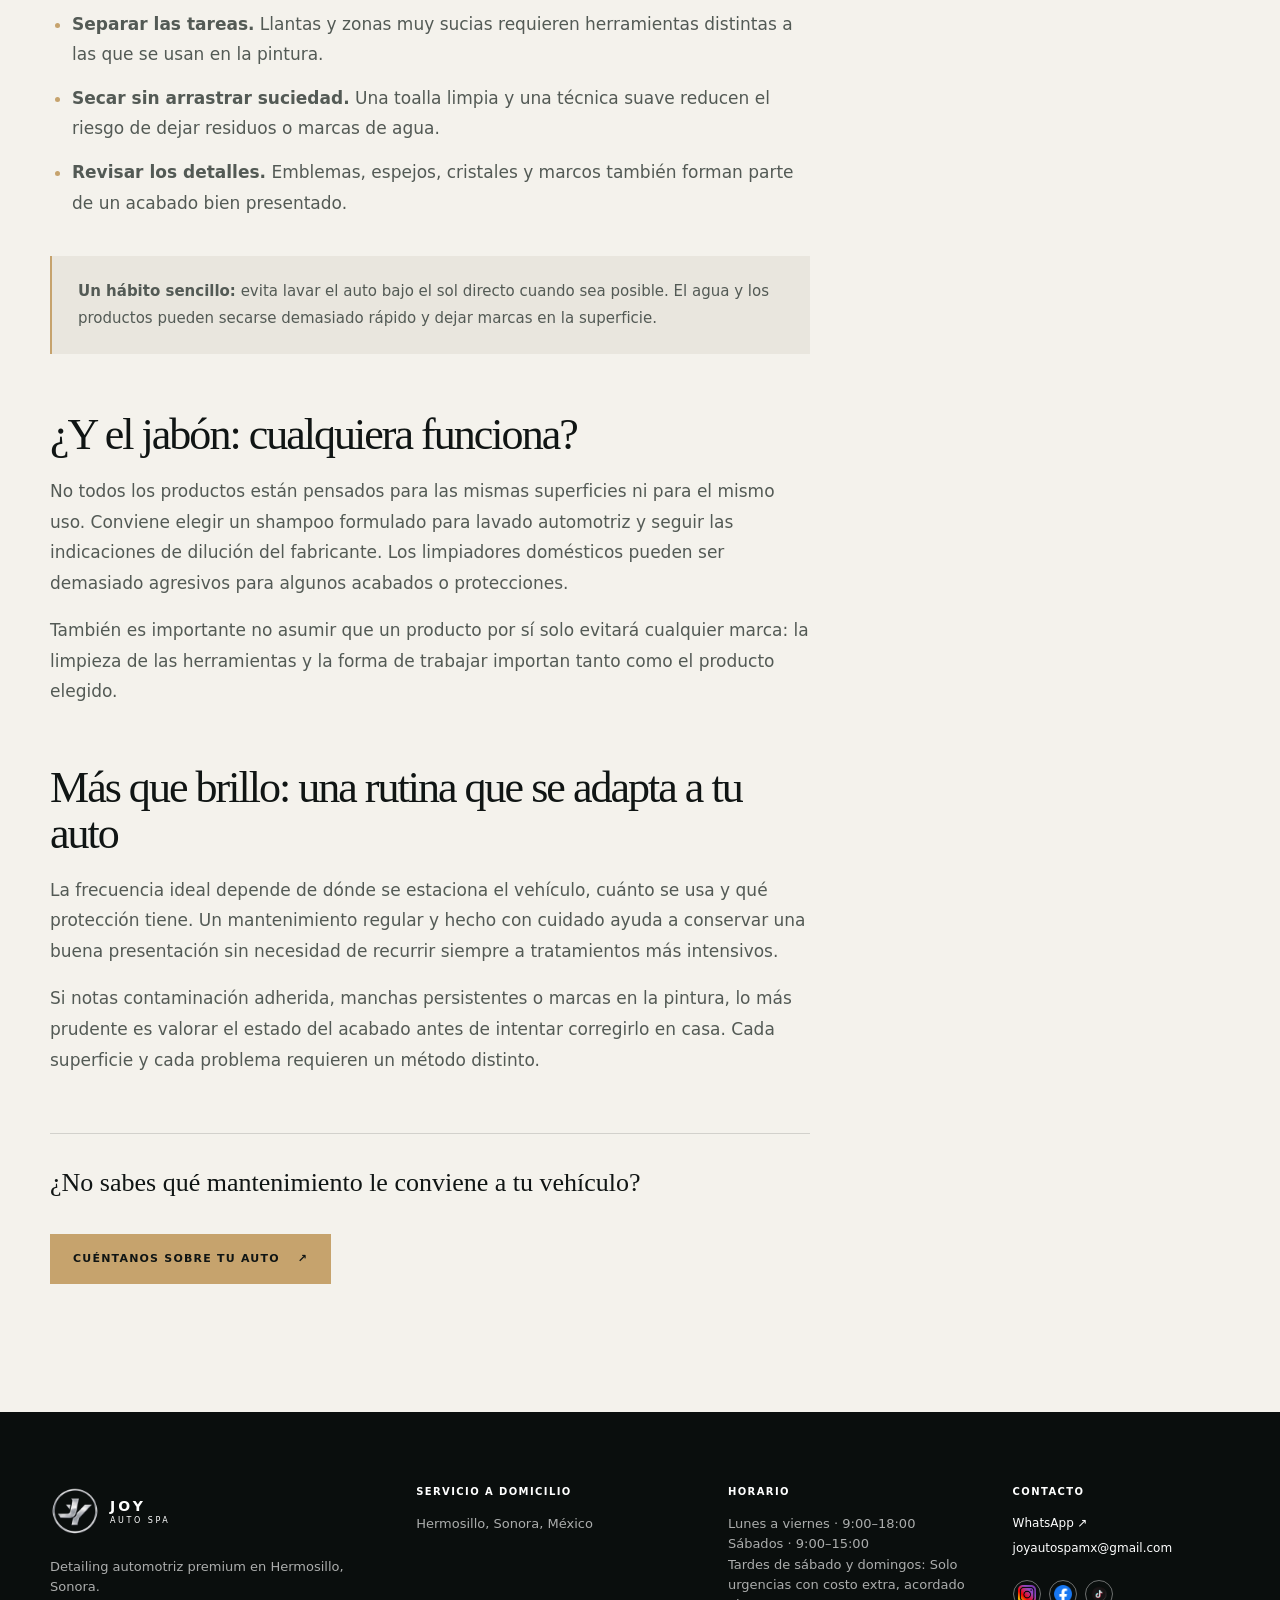
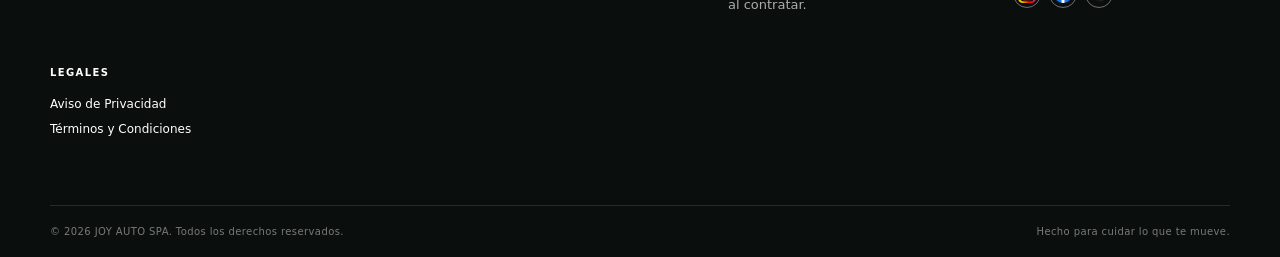
<file: blog/por-que-no-todos-los-lavados-son-iguales.html>
<!doctype html>
<html lang="es-MX">
<head>
  <meta charset="utf-8">
  <meta name="viewport" content="width=device-width, initial-scale=1">
  <title>¿Por qué no todos los lavados son iguales? | JOY AUTO SPA</title>
  <meta name="description" content="Conoce qué hace diferente a un lavado cuidadoso y qué hábitos ayudan a conservar la pintura de tu auto en mejores condiciones.">
  <meta name="theme-color" content="#101514">
  <link rel="stylesheet" href="../assets/styles.css">
</head>
<body>
  <a class="skip-link" href="#contenido">Saltar al contenido</a>
  <div data-site-header></div>

  <main id="contenido">
    <section class="service-hero article-hero">
      
      <div class="shell">
        <p class="eyebrow eyebrow-light">CUIDADO AUTOMOTRIZ · 6 MIN DE LECTURA</p>
        <h1>¿Por qué no todos los lavados son iguales?</h1>
        <p>La diferencia no está solo en cómo se ve el auto al salir. También importa cómo se limpió cada superficie y qué cuidados recibió durante el proceso.</p>
        <a class="text-link text-link-light" href="../index.html#blog">Volver a consejos <span aria-hidden="true">↗</span></a>
      </div>
    </section>

    <section class="article-section section">
      <div class="shell article-layout">
        <article class="article-body">
          <p class="article-lead">Un lavado puede dejar el auto limpio a simple vista y, aun así, no ser el más conveniente para su pintura. La calidad del resultado depende de los pasos, las herramientas y la atención que se dedica a cada parte del vehículo.</p>

          <h2>La pintura también necesita cuidado</h2>
          <p>El polvo y la suciedad se acumulan sobre la carrocería todos los días. Al retirarlos, una toalla inadecuada, una esponja sucia o movimientos sin cuidado pueden arrastrar partículas sobre la superficie. Con el tiempo, esas pequeñas fricciones pueden contribuir a que aparezcan marcas finas y a que el acabado pierda claridad.</p>
          <p>Por eso, lavar no consiste únicamente en aplicar agua y jabón: se trata de desprender la suciedad y retirarla procurando reducir el contacto innecesario con la pintura.</p>

          <h2>Qué distingue a un lavado cuidadoso</h2>
          <p>Un proceso profesional adapta la limpieza a la condición del vehículo. Aunque cada auto puede necesitar pasos distintos, estos hábitos ayudan a evitar fricciones y a conseguir un resultado más uniforme:</p>
          <ul>
            <li><strong>Retirar la suciedad suelta primero.</strong> Un prelavado ayuda a desprender polvo y residuos antes del contacto manual.</li>
            <li><strong>Usar herramientas limpias y adecuadas.</strong> Guantes de lavado y toallas de microfibra en buen estado ayudan a cuidar las superficies.</li>
            <li><strong>Separar las tareas.</strong> Llantas y zonas muy sucias requieren herramientas distintas a las que se usan en la pintura.</li>
            <li><strong>Secar sin arrastrar suciedad.</strong> Una toalla limpia y una técnica suave reducen el riesgo de dejar residuos o marcas de agua.</li>
            <li><strong>Revisar los detalles.</strong> Emblemas, espejos, cristales y marcos también forman parte de un acabado bien presentado.</li>
          </ul>

          <aside class="article-note">
            <p><strong>Un hábito sencillo:</strong> evita lavar el auto bajo el sol directo cuando sea posible. El agua y los productos pueden secarse demasiado rápido y dejar marcas en la superficie.</p>
          </aside>

          <h2>¿Y el jabón: cualquiera funciona?</h2>
          <p>No todos los productos están pensados para las mismas superficies ni para el mismo uso. Conviene elegir un shampoo formulado para lavado automotriz y seguir las indicaciones de dilución del fabricante. Los limpiadores domésticos pueden ser demasiado agresivos para algunos acabados o protecciones.</p>
          <p>También es importante no asumir que un producto por sí solo evitará cualquier marca: la limpieza de las herramientas y la forma de trabajar importan tanto como el producto elegido.</p>

          <h2>Más que brillo: una rutina que se adapta a tu auto</h2>
          <p>La frecuencia ideal depende de dónde se estaciona el vehículo, cuánto se usa y qué protección tiene. Un mantenimiento regular y hecho con cuidado ayuda a conservar una buena presentación sin necesidad de recurrir siempre a tratamientos más intensivos.</p>
          <p>Si notas contaminación adherida, manchas persistentes o marcas en la pintura, lo más prudente es valorar el estado del acabado antes de intentar corregirlo en casa. Cada superficie y cada problema requieren un método distinto.</p>

          <div class="article-endnote">
            <p>¿No sabes qué mantenimiento le conviene a tu vehículo?</p>
            <a class="button" href="../index.html#agenda">Cuéntanos sobre tu auto <span aria-hidden="true">↗</span></a>
          </div>
        </article>

        <aside class="article-aside" aria-label="Más información">
          <p class="eyebrow">JOY AUTO SPA</p>
          <p>Lavado profesional a domicilio en Hermosillo, con atención al proceso y a las necesidades de cada vehículo.</p>
          <a class="text-link" href="../services/joy-care.html">Conoce JOY CARE <span aria-hidden="true">→</span></a>
        </aside>
      </div>
    </section>
  </main>

  <div data-site-footer></div>
  <script src="../assets/app.js"></script>
</body>
</html>
</file>
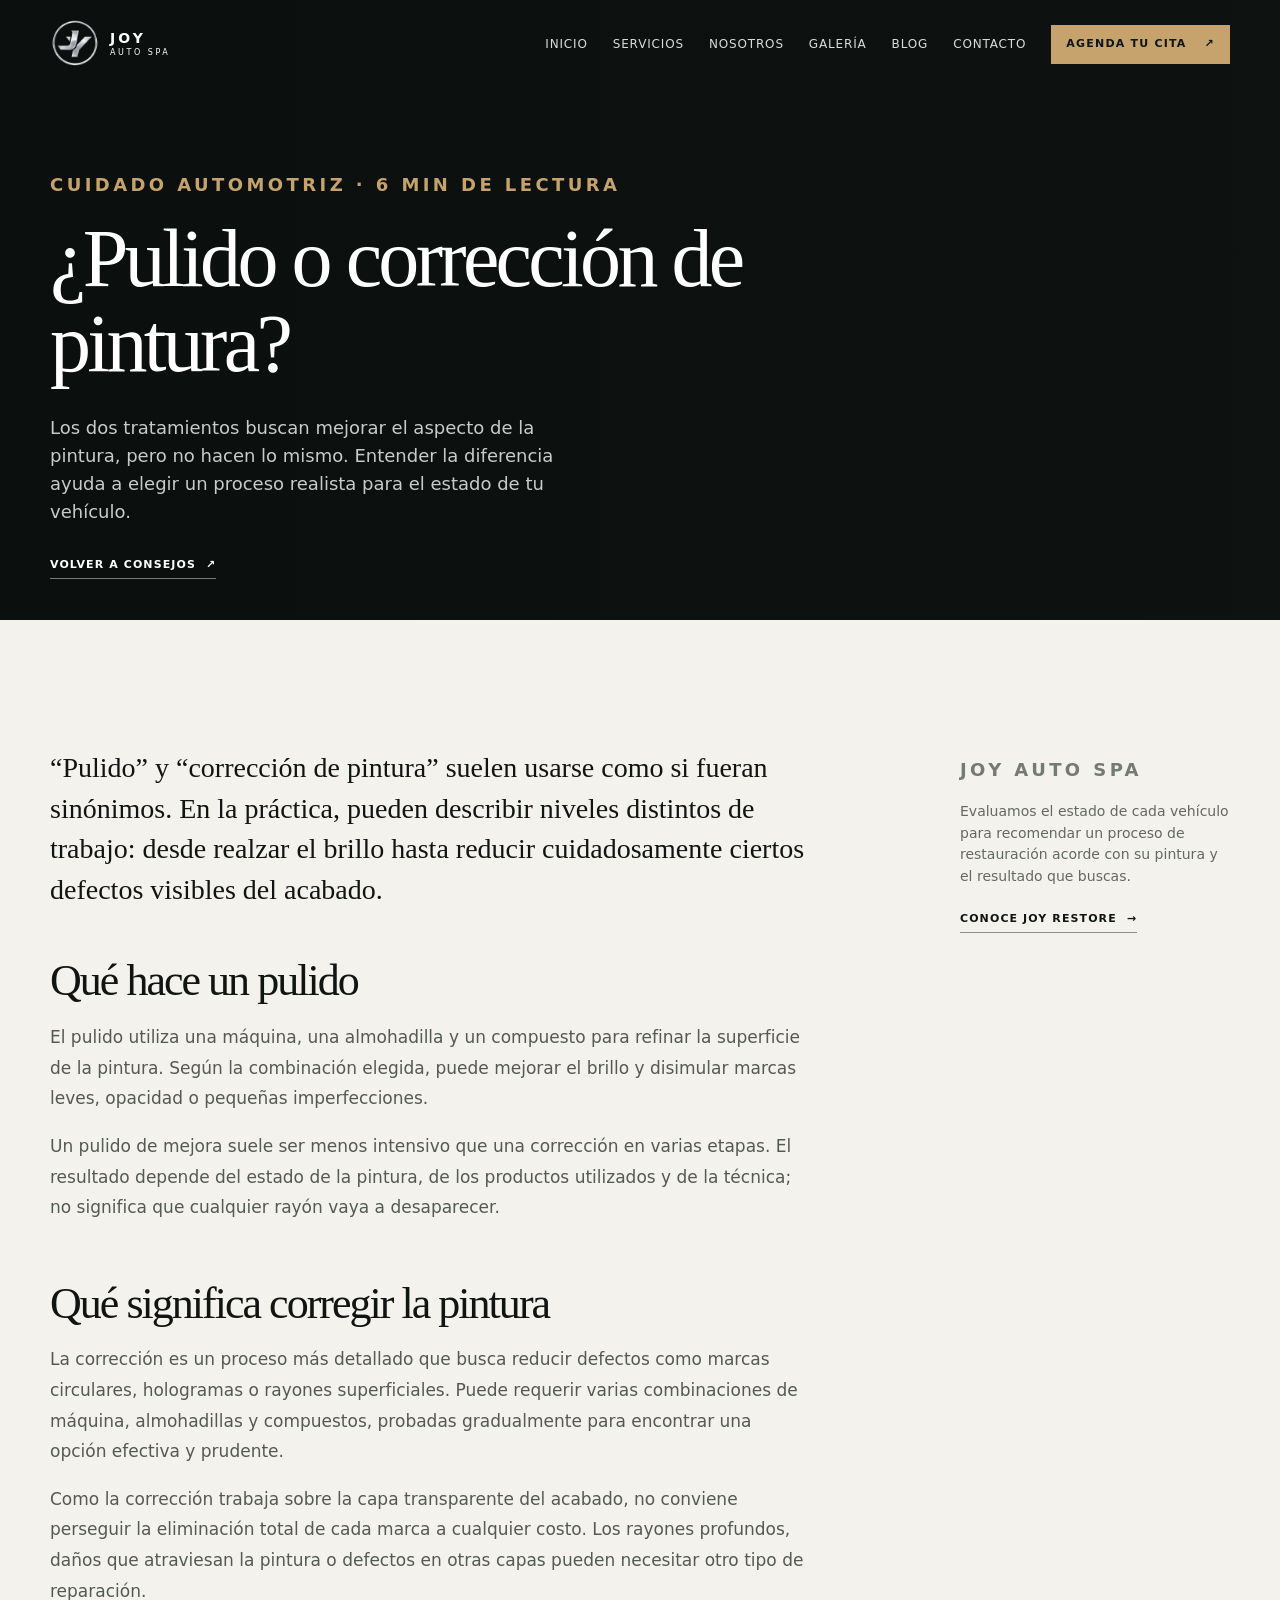
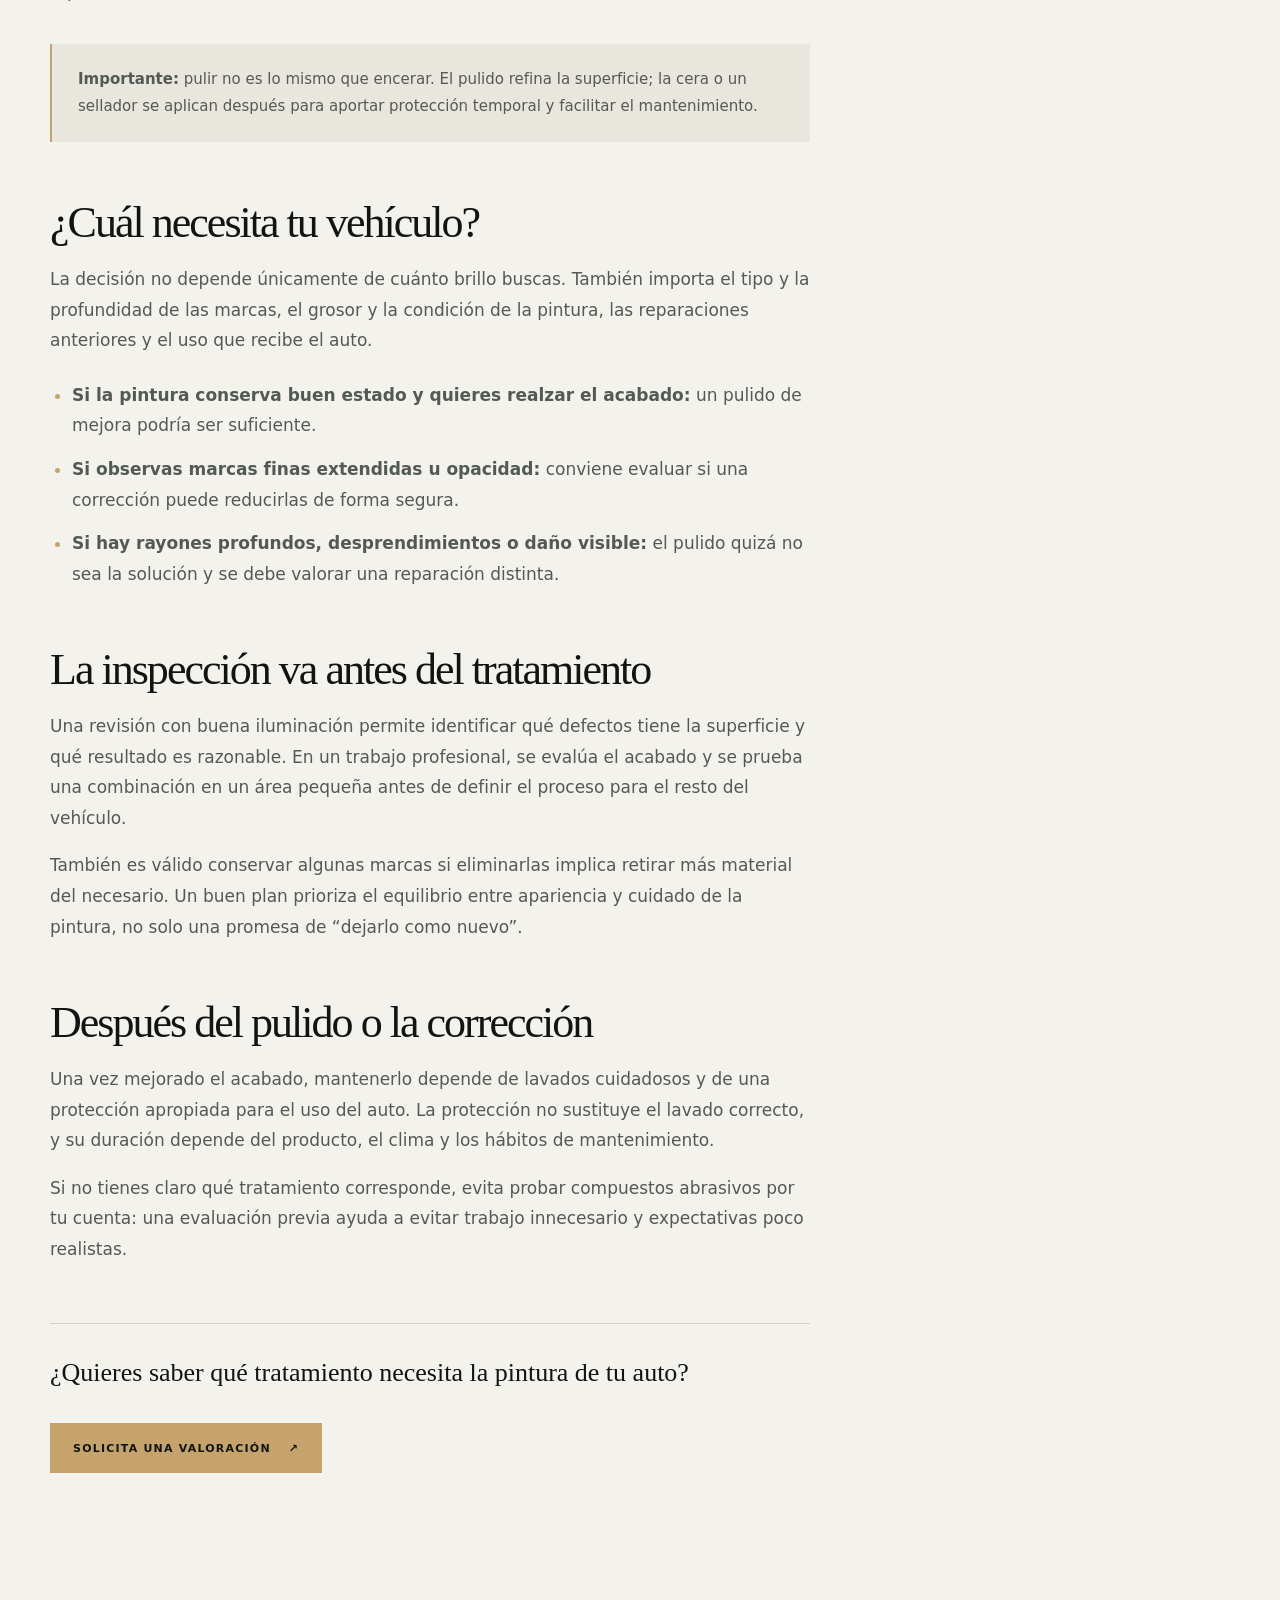
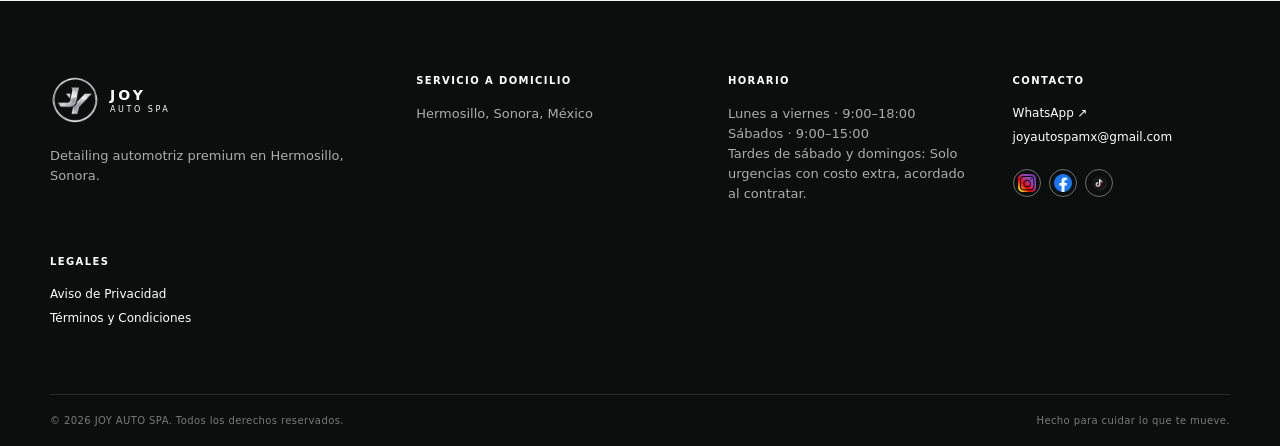
<file: blog/pulido-o-correccion-de-pintura.html>
<!doctype html>
<html lang="es-MX">
<head>
  <meta charset="utf-8">
  <meta name="viewport" content="width=device-width, initial-scale=1">
  <title>¿Pulido o corrección de pintura? | JOY AUTO SPA</title>
  <meta name="description" content="Conoce la diferencia entre un pulido y una corrección de pintura, qué resultados esperar y cómo elegir el tratamiento adecuado para tu auto.">
  <meta name="theme-color" content="#101514">
  <link rel="stylesheet" href="../assets/styles.css">
</head>
<body>
  <a class="skip-link" href="#contenido">Saltar al contenido</a>
  <div data-site-header></div>

  <main id="contenido">
    <section class="service-hero article-hero">
     
      <div class="shell">
        <p class="eyebrow eyebrow-light">CUIDADO AUTOMOTRIZ · 6 MIN DE LECTURA</p>
        <h1>¿Pulido o corrección de pintura?</h1>
        <p>Los dos tratamientos buscan mejorar el aspecto de la pintura, pero no hacen lo mismo. Entender la diferencia ayuda a elegir un proceso realista para el estado de tu vehículo.</p>
        <a class="text-link text-link-light" href="../index.html#blog">Volver a consejos <span aria-hidden="true">↗</span></a>
      </div>
    </section>

    <section class="article-section section">
      <div class="shell article-layout">
        <article class="article-body">
          <p class="article-lead">“Pulido” y “corrección de pintura” suelen usarse como si fueran sinónimos. En la práctica, pueden describir niveles distintos de trabajo: desde realzar el brillo hasta reducir cuidadosamente ciertos defectos visibles del acabado.</p>

          <h2>Qué hace un pulido</h2>
          <p>El pulido utiliza una máquina, una almohadilla y un compuesto para refinar la superficie de la pintura. Según la combinación elegida, puede mejorar el brillo y disimular marcas leves, opacidad o pequeñas imperfecciones.</p>
          <p>Un pulido de mejora suele ser menos intensivo que una corrección en varias etapas. El resultado depende del estado de la pintura, de los productos utilizados y de la técnica; no significa que cualquier rayón vaya a desaparecer.</p>

          <h2>Qué significa corregir la pintura</h2>
          <p>La corrección es un proceso más detallado que busca reducir defectos como marcas circulares, hologramas o rayones superficiales. Puede requerir varias combinaciones de máquina, almohadillas y compuestos, probadas gradualmente para encontrar una opción efectiva y prudente.</p>
          <p>Como la corrección trabaja sobre la capa transparente del acabado, no conviene perseguir la eliminación total de cada marca a cualquier costo. Los rayones profundos, daños que atraviesan la pintura o defectos en otras capas pueden necesitar otro tipo de reparación.</p>

          <aside class="article-note">
            <p><strong>Importante:</strong> pulir no es lo mismo que encerar. El pulido refina la superficie; la cera o un sellador se aplican después para aportar protección temporal y facilitar el mantenimiento.</p>
          </aside>

          <h2>¿Cuál necesita tu vehículo?</h2>
          <p>La decisión no depende únicamente de cuánto brillo buscas. También importa el tipo y la profundidad de las marcas, el grosor y la condición de la pintura, las reparaciones anteriores y el uso que recibe el auto.</p>
          <ul>
            <li><strong>Si la pintura conserva buen estado y quieres realzar el acabado:</strong> un pulido de mejora podría ser suficiente.</li>
            <li><strong>Si observas marcas finas extendidas u opacidad:</strong> conviene evaluar si una corrección puede reducirlas de forma segura.</li>
            <li><strong>Si hay rayones profundos, desprendimientos o daño visible:</strong> el pulido quizá no sea la solución y se debe valorar una reparación distinta.</li>
          </ul>

          <h2>La inspección va antes del tratamiento</h2>
          <p>Una revisión con buena iluminación permite identificar qué defectos tiene la superficie y qué resultado es razonable. En un trabajo profesional, se evalúa el acabado y se prueba una combinación en un área pequeña antes de definir el proceso para el resto del vehículo.</p>
          <p>También es válido conservar algunas marcas si eliminarlas implica retirar más material del necesario. Un buen plan prioriza el equilibrio entre apariencia y cuidado de la pintura, no solo una promesa de “dejarlo como nuevo”.</p>

          <h2>Después del pulido o la corrección</h2>
          <p>Una vez mejorado el acabado, mantenerlo depende de lavados cuidadosos y de una protección apropiada para el uso del auto. La protección no sustituye el lavado correcto, y su duración depende del producto, el clima y los hábitos de mantenimiento.</p>
          <p>Si no tienes claro qué tratamiento corresponde, evita probar compuestos abrasivos por tu cuenta: una evaluación previa ayuda a evitar trabajo innecesario y expectativas poco realistas.</p>

          <div class="article-endnote">
            <p>¿Quieres saber qué tratamiento necesita la pintura de tu auto?</p>
            <a class="button" href="../index.html#agenda">Solicita una valoración <span aria-hidden="true">↗</span></a>
          </div>
        </article>

        <aside class="article-aside" aria-label="Más información">
          <p class="eyebrow">JOY AUTO SPA</p>
          <p>Evaluamos el estado de cada vehículo para recomendar un proceso de restauración acorde con su pintura y el resultado que buscas.</p>
          <a class="text-link" href="../services/joy-restore.html">Conoce JOY RESTORE <span aria-hidden="true">→</span></a>
        </aside>
      </div>
    </section>
  </main>

  <div data-site-footer></div>
  <script src="../assets/app.js"></script>
</body>
</html>
</file>
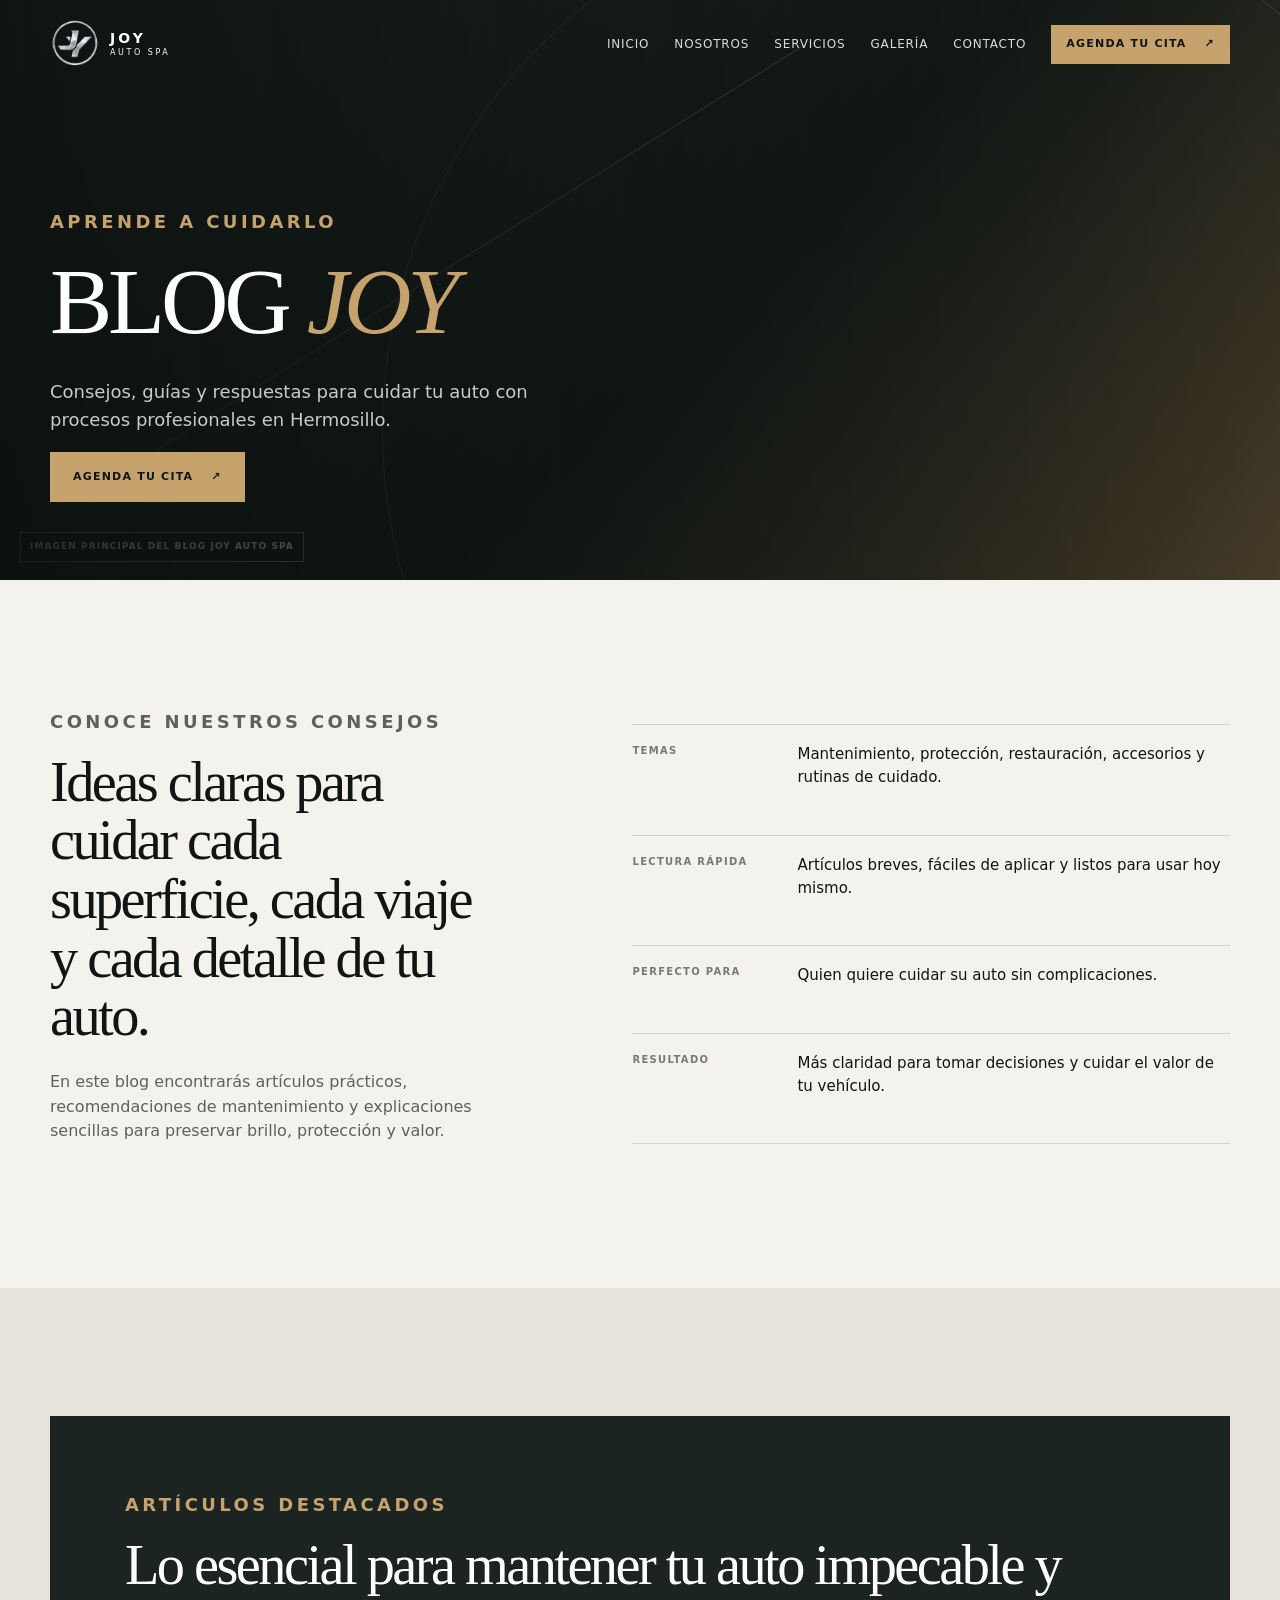
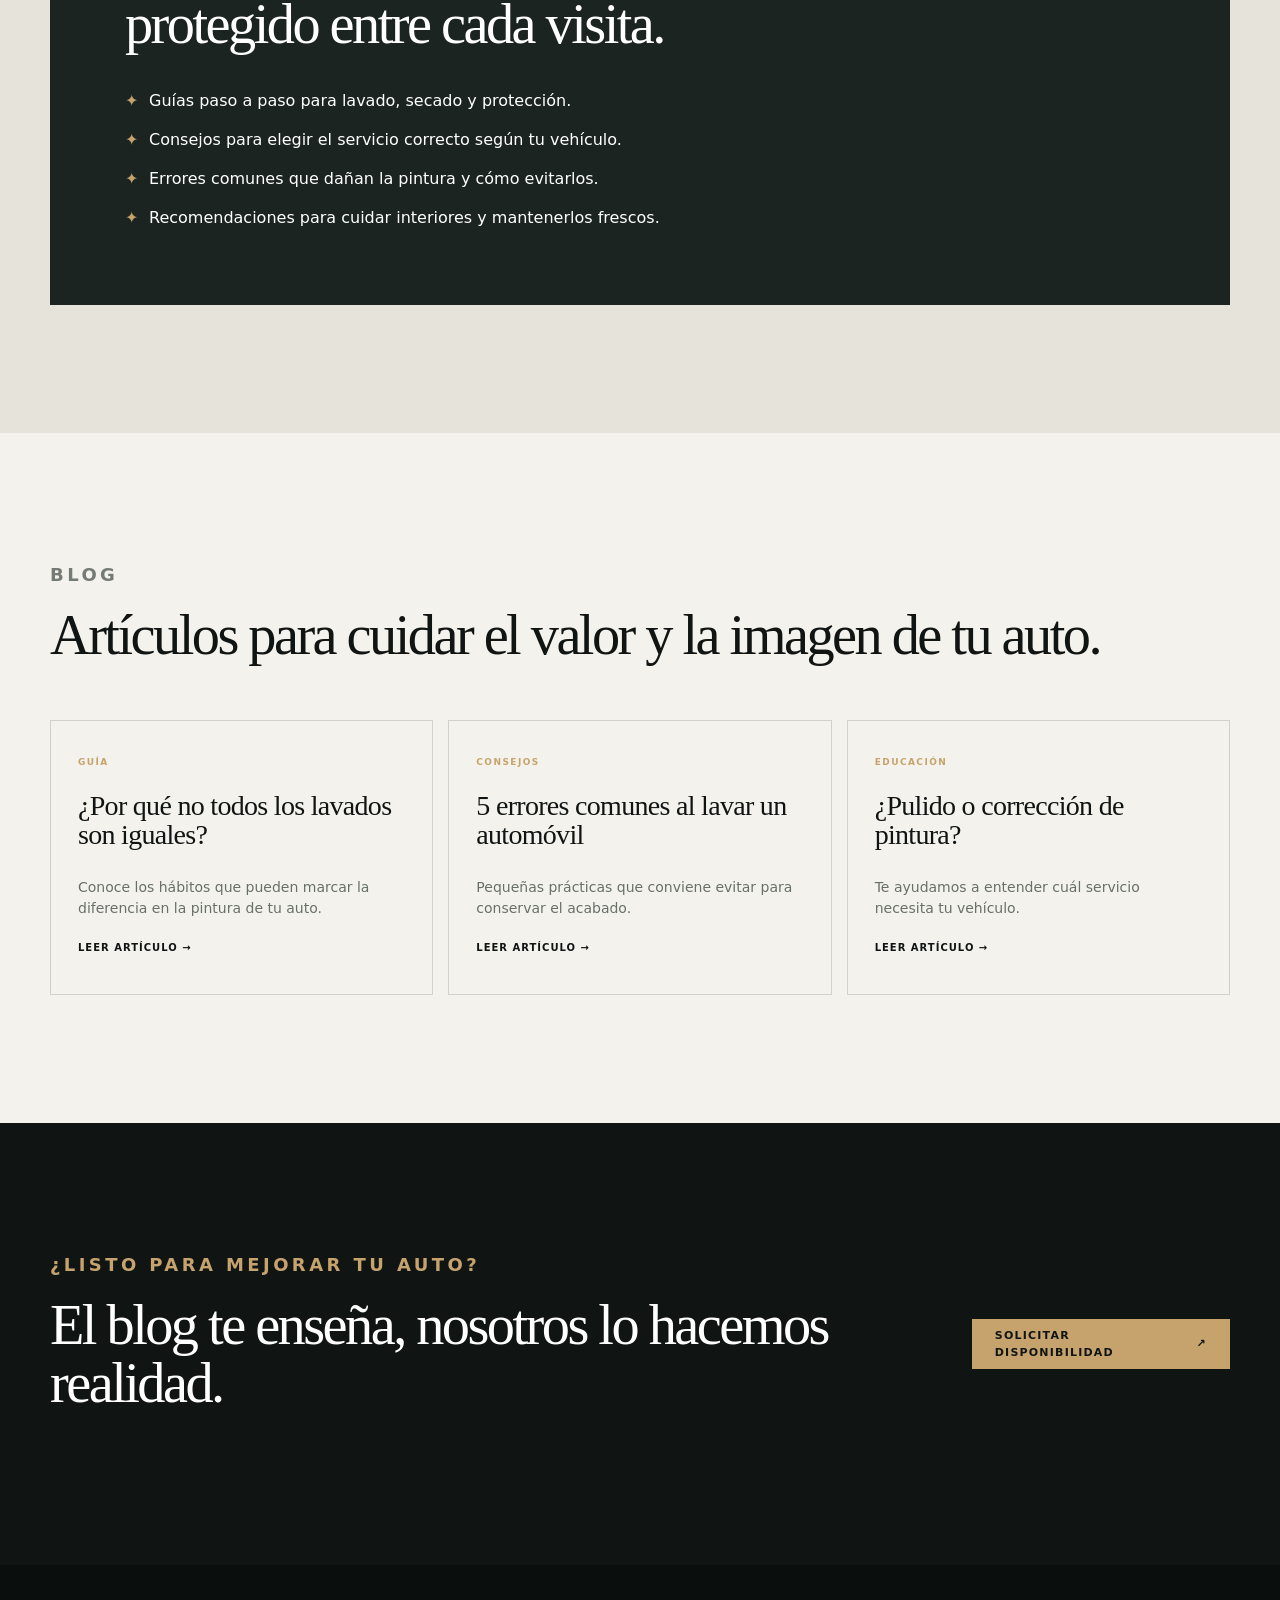
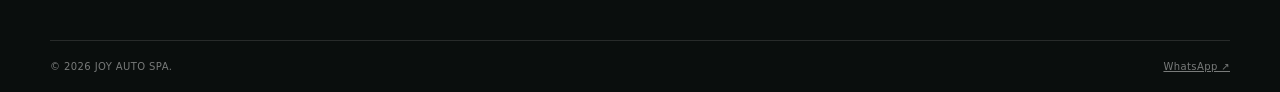
<file: services/blog.html>
<!doctype html>
<html lang="es-MX">
<head>
  <meta charset="utf-8">
  <meta name="viewport" content="width=device-width, initial-scale=1">
  <title>BLOG | JOY AUTO SPA</title>
  <meta name="description" content="Blog de JOY AUTO SPA con consejos de mantenimiento, detailing y cuidado automotriz premium en Hermosillo.">
  <meta name="theme-color" content="#101514">
  <link rel="stylesheet" href="../assets/styles.css">
</head>
<body data-page="blog">
  <a class="skip-link" href="#contenido">Saltar al contenido</a>
  <header class="site-header" data-header>
    <div class="shell header-inner">
      <a class="brand" href="../index.html" aria-label="JOY AUTO SPA, inicio">
        <span class="brand-mark">J</span>
        <span><strong>JOY</strong><small>AUTO SPA</small></span>
      </a>
      <button class="menu-toggle" type="button" aria-expanded="false" aria-controls="main-nav" data-menu-toggle>
        <span class="sr-only">Abrir menú</span><i></i><i></i>
      </button>
      <nav class="main-nav" id="main-nav" aria-label="Navegación principal" data-nav>
        <a href="../index.html#inicio">Inicio</a>
        <a href="../index.html#nosotros">Nosotros</a>
        <a href="../index.html#servicios">Servicios</a>
        <a href="../index.html#galeria">Galería</a>
        <a href="../index.html#contacto">Contacto</a>
        <a class="button button-small" href="../index.html#agenda">Agenda tu cita <span>↗</span></a>
      </nav>
    </div>
  </header>

  <main id="contenido">
    <section class="service-hero">
      <div class="media-slot" data-service-hero data-media-slot="blog" data-label="Imagen principal del blog JOY AUTO SPA">
        <span class="media-slot__tag">BLOG / Imagen principal</span>
      </div>
      <div class="shell">
        <p class="eyebrow eyebrow-light">APRENDE A CUIDARLO</p>
        <h1>BLOG <em>JOY</em></h1>
        <p>Consejos, guías y respuestas para cuidar tu auto con procesos profesionales en Hermosillo.</p>
        <a class="button" href="../index.html#agenda">Agenda tu cita <span>↗</span></a>
      </div>
    </section>

    <section class="section">
      <div class="shell service-details">
        <div>
          <p class="eyebrow">CONOCE NUESTROS CONSEJOS</p>
          <h2>Ideas claras para cuidar cada superficie, cada viaje y cada detalle de tu auto.</h2>
          <p>En este blog encontrarás artículos prácticos, recomendaciones de mantenimiento y explicaciones sencillas para preservar brillo, protección y valor.</p>
        </div>
        <dl class="service-specs">
          <div>
            <dt>Temas</dt>
            <dd>Mantenimiento, protección, restauración, accesorios y rutinas de cuidado.</dd>
          </div>
          <div>
            <dt>Lectura rápida</dt>
            <dd>Artículos breves, fáciles de aplicar y listos para usar hoy mismo.</dd>
          </div>
          <div>
            <dt>Perfecto para</dt>
            <dd>Quien quiere cuidar su auto sin complicaciones.</dd>
          </div>
          <div>
            <dt>Resultado</dt>
            <dd>Más claridad para tomar decisiones y cuidar el valor de tu vehículo.</dd>
          </div>
        </dl>
      </div>
    </section>

    <section class="section-soft section">
      <div class="shell service-benefits">
        <p class="eyebrow eyebrow-light">ARTÍCULOS DESTACADOS</p>
        <h2>Lo esencial para mantener tu auto impecable y protegido entre cada visita.</h2>
        <ul>
          <li>Guías paso a paso para lavado, secado y protección.</li>
          <li>Consejos para elegir el servicio correcto según tu vehículo.</li>
          <li>Errores comunes que dañan la pintura y cómo evitarlos.</li>
          <li>Recomendaciones para cuidar interiores y mantenerlos frescos.</li>
        </ul>
      </div>
    </section>

    <section class="section" aria-labelledby="blog-title">
      <div class="shell section-heading">
        <div>
          <p class="eyebrow">BLOG</p>
          <h2 id="blog-title">Artículos para cuidar el valor y la imagen de tu auto.</h2>
        </div>
      </div>
      <div class="shell article-grid">
        <a class="article-card" href="#"><span>GUÍA</span><h3>¿Por qué no todos los lavados son iguales?</h3><p>Conoce los hábitos que pueden marcar la diferencia en la pintura de tu auto.</p><b>Leer artículo →</b></a>
        <a class="article-card" href="#"><span>CONSEJOS</span><h3>5 errores comunes al lavar un automóvil</h3><p>Pequeñas prácticas que conviene evitar para conservar el acabado.</p><b>Leer artículo →</b></a>
        <a class="article-card" href="#"><span>EDUCACIÓN</span><h3>¿Pulido o corrección de pintura?</h3><p>Te ayudamos a entender cuál servicio necesita tu vehículo.</p><b>Leer artículo →</b></a>
      </div>
    </section>

    <section class="section-ink section">
      <div class="shell service-next">
        <div>
          <p class="eyebrow eyebrow-light">¿LISTO PARA MEJORAR TU AUTO?</p>
          <h2>El blog te enseña, nosotros lo hacemos realidad.</h2>
        </div>
        <a class="button" href="../index.html#agenda">Solicitar disponibilidad <span>↗</span></a>
      </div>
    </section>
  </main>

  <footer class="site-footer">
    <div class="shell footer-bottom">
      <span>© <span data-year></span> JOY AUTO SPA.</span>
      <a data-whatsapp-direct href="#" target="_blank" rel="noopener noreferrer">WhatsApp ↗</a>
    </div>
  </footer>
  <script src="../assets/app.js"></script>
</body>
</html>
</file>
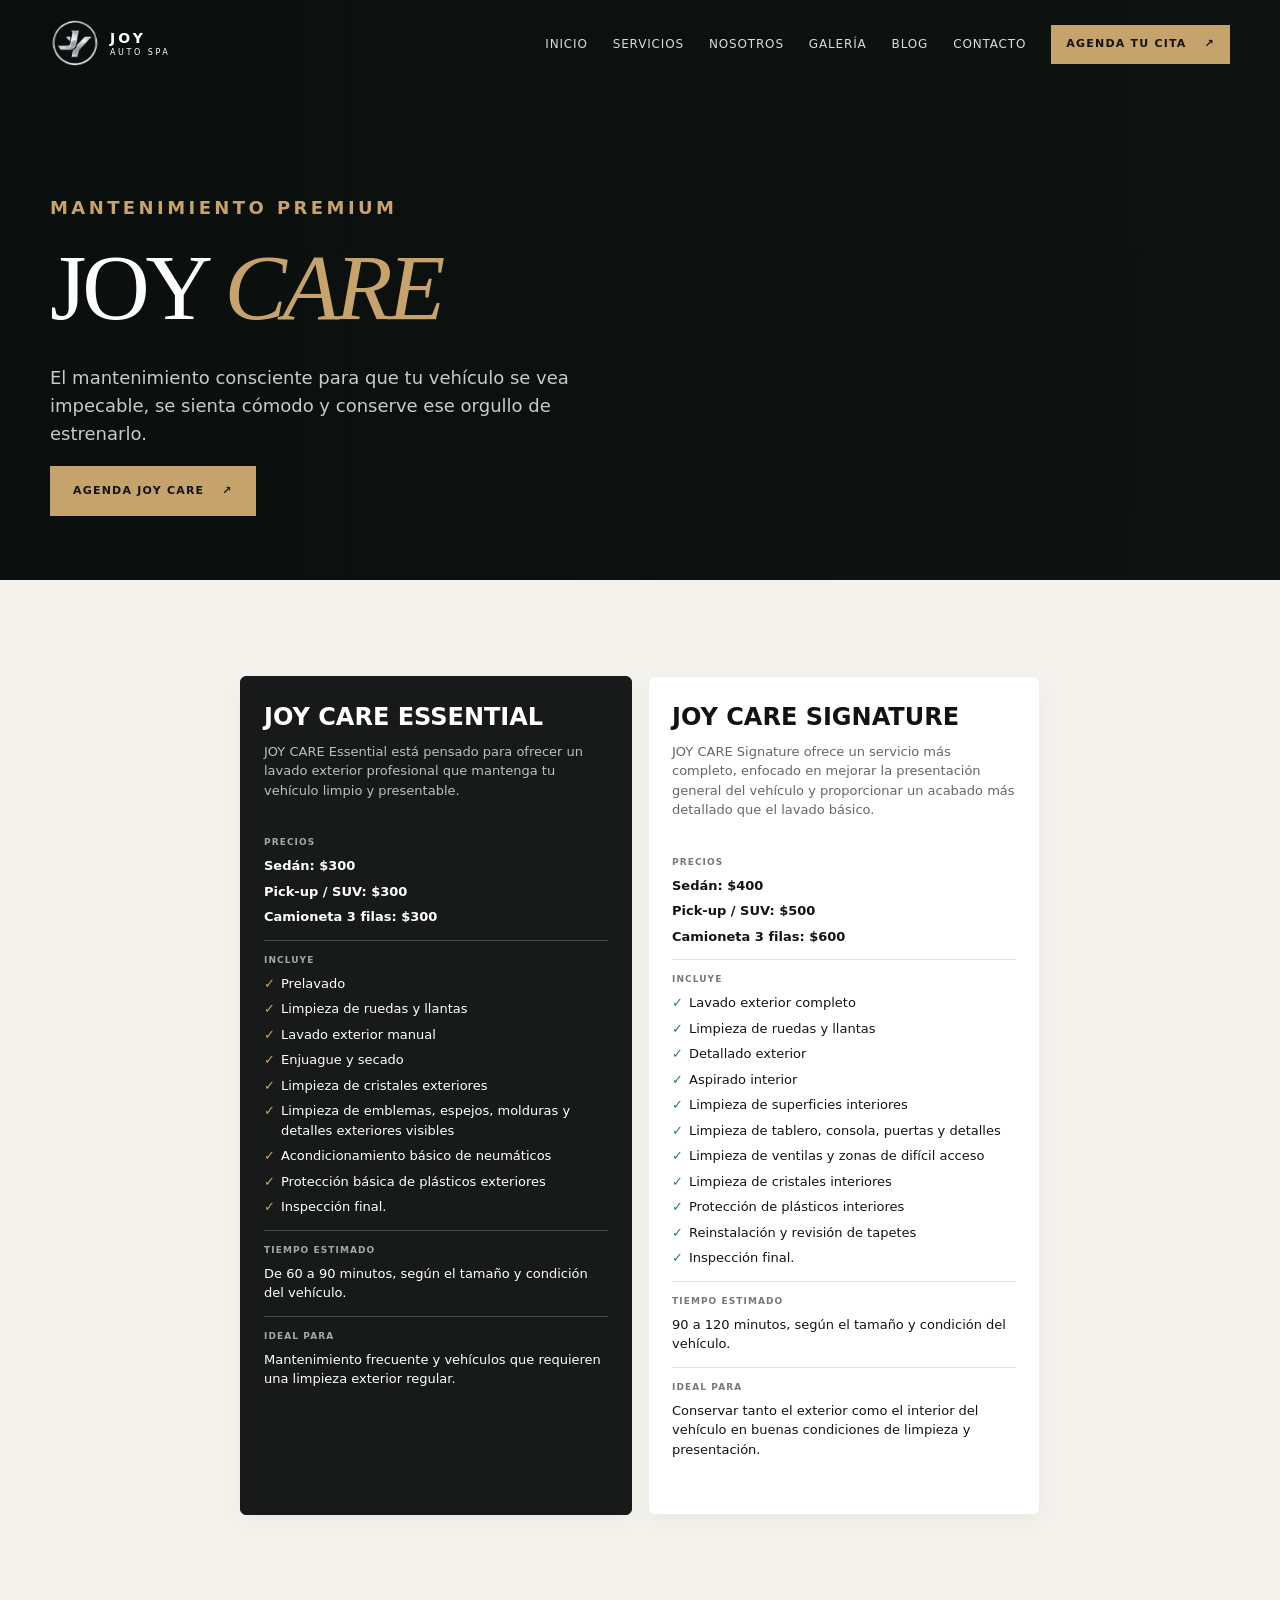
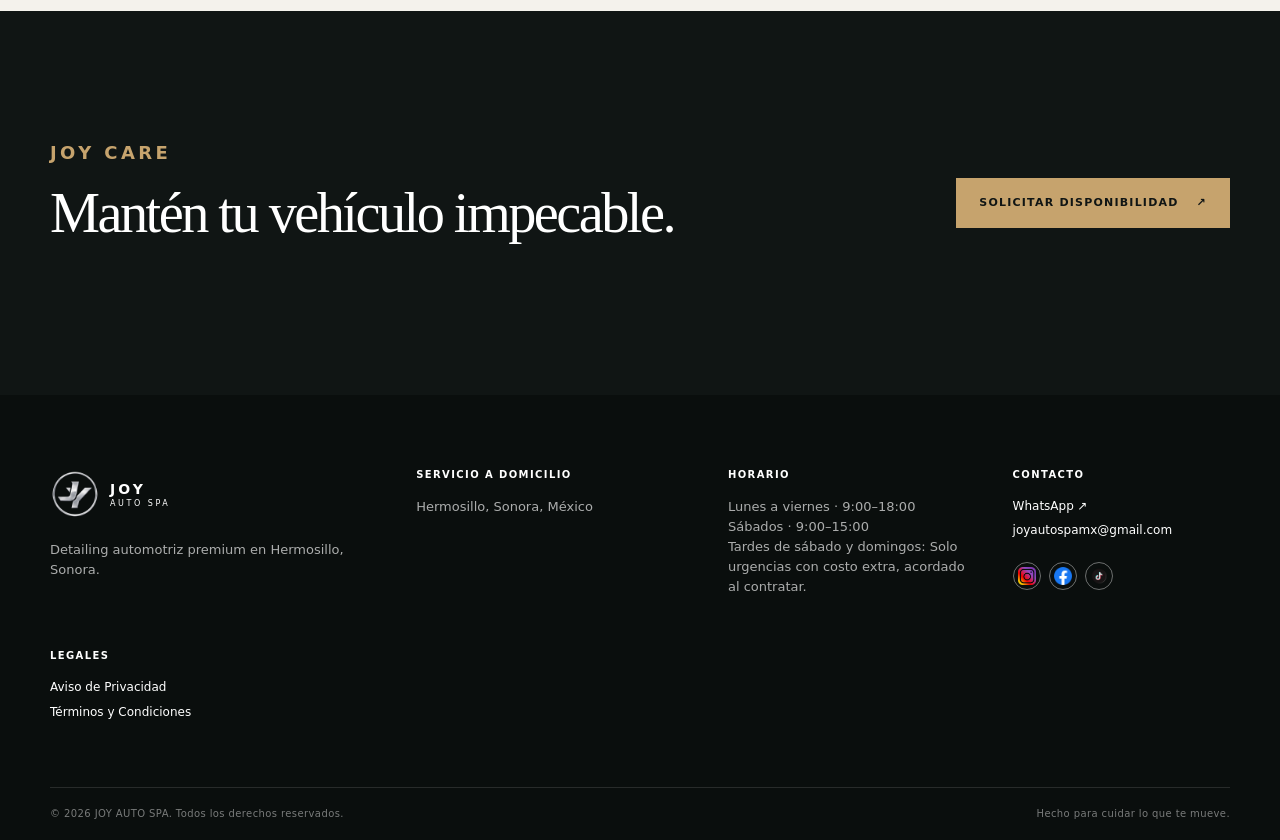
<file: services/joy-care.html>
<!doctype html>
<html lang="es-MX">
<head>
  <meta charset="utf-8"><meta name="viewport" content="width=device-width, initial-scale=1">
  <title>JOY CARE | Mantenimiento premium para tu auto en Hermosillo</title>
  <meta name="description" content="JOY CARE: mantenimiento exterior e interior profesional para conservar tu vehículo impecable en Hermosillo.">
  <meta name="theme-color" content="#101514"><link rel="stylesheet" href="../assets/styles.css">
</head>
<body data-service="joy-care">
  <a class="skip-link" href="#contenido">Saltar al contenido</a>
  <div data-site-header></div>
  <main id="contenido">
    <section class="service-hero"><div class="shell"><p class="eyebrow eyebrow-light">MANTENIMIENTO PREMIUM</p><h1>JOY <em>CARE</em></h1><p>El mantenimiento consciente para que tu vehículo se vea impecable, se sienta cómodo y conserve ese orgullo de estrenarlo.</p><a class="button" href="../index.html#agenda">Agenda JOY CARE <span>↗</span></a></div></section>
      <div class="service-catalog shell">
      <section class="section">
        <div class="shell service-details">
          <div>
            <h2>JOY CARE ESSENTIAL</h2>
            <p>JOY CARE Essential está pensado para ofrecer un lavado exterior profesional que mantenga tu vehículo limpio y presentable.</p>
          </div>
          <dl class="service-specs">
            <div>
              <dt>Incluye</dt>
              <dd><ul>
                <li>Prelavado</li>
                <li>Limpieza de ruedas y llantas</li>
                <li>Lavado exterior manual</li>
                <li>Enjuague y secado</li>
                <li>Limpieza de cristales exteriores</li>
                <li>Limpieza de emblemas, espejos, molduras y detalles exteriores visibles</li>
                <li>Acondicionamiento básico de neumáticos</li>
                <li>Protección básica de plásticos exteriores</li>
                <li>Inspección final.</li>
              </ul></dd>
            </div>
            <div><dt>Tiempo estimado</dt><dd>De 60 a 90 minutos, según el tamaño y condición del vehículo.</dd></div>
            <div><dt>Ideal para</dt><dd>Mantenimiento frecuente y vehículos que requieren una limpieza exterior regular.</dd></div>
            <div>
              <dt>Precios</dt>
              <dd><ul>
                <li>Sedán: $300</li>
                <li>Pick-up / SUV: $300</li>
                <li>Camioneta 3 filas: $300</li>
              </ul></dd>
            </div>
          </dl>
        </div>
      </section>
      <section class="section">
        <div class="shell service-details">
          <div>
            <h2>JOY CARE SIGNATURE</h2>
            <p>JOY CARE Signature ofrece un servicio más completo, enfocado en mejorar la presentación general del vehículo y proporcionar un acabado más detallado que el lavado básico.</p>
          </div>
          <dl class="service-specs">
            <div>
              <dt>Incluye</dt>
              <dd><ul>
                <li>Lavado exterior completo</li>
                <li>Limpieza de ruedas y llantas</li>
                <li>Detallado exterior</li>
                <li>Aspirado interior</li>
                <li>Limpieza de superficies interiores</li>
                <li>Limpieza de tablero, consola, puertas y detalles</li>
                <li>Limpieza de ventilas y zonas de difícil acceso</li>
                <li>Limpieza de cristales interiores</li>
                <li>Protección de plásticos interiores</li>
                <li>Reinstalación y revisión de tapetes</li>
                <li>Inspección final.</li>
              </ul></dd>
            </div>
            <div><dt>Tiempo estimado</dt><dd>90 a 120 minutos, según el tamaño y condición del vehículo.</dd></div>
            <div><dt>Ideal para</dt><dd>Conservar tanto el exterior como el interior del vehículo en buenas condiciones de limpieza y presentación.</dd></div>
            <div>
              <dt>Precios</dt>
              <dd><ul>
                <li>Sedán: $400</li>
                <li>Pick-up / SUV: $500</li>
                <li>Camioneta 3 filas: $600</li>
              </ul></dd>
            </div>
          </dl>
        </div>
      </section>
    </div> 
    <section class="section-ink section"><div class="shell service-next"><div><p class="eyebrow eyebrow-light">JOY CARE</p><h2>Mantén tu vehículo impecable.</h2></div><a class="button" href="../index.html#agenda">Solicitar disponibilidad <span>↗</span></a></div></section>
  </main>
  <div data-site-footer></div><script src="../assets/app.js"></script>
</body>
</html>
</file>
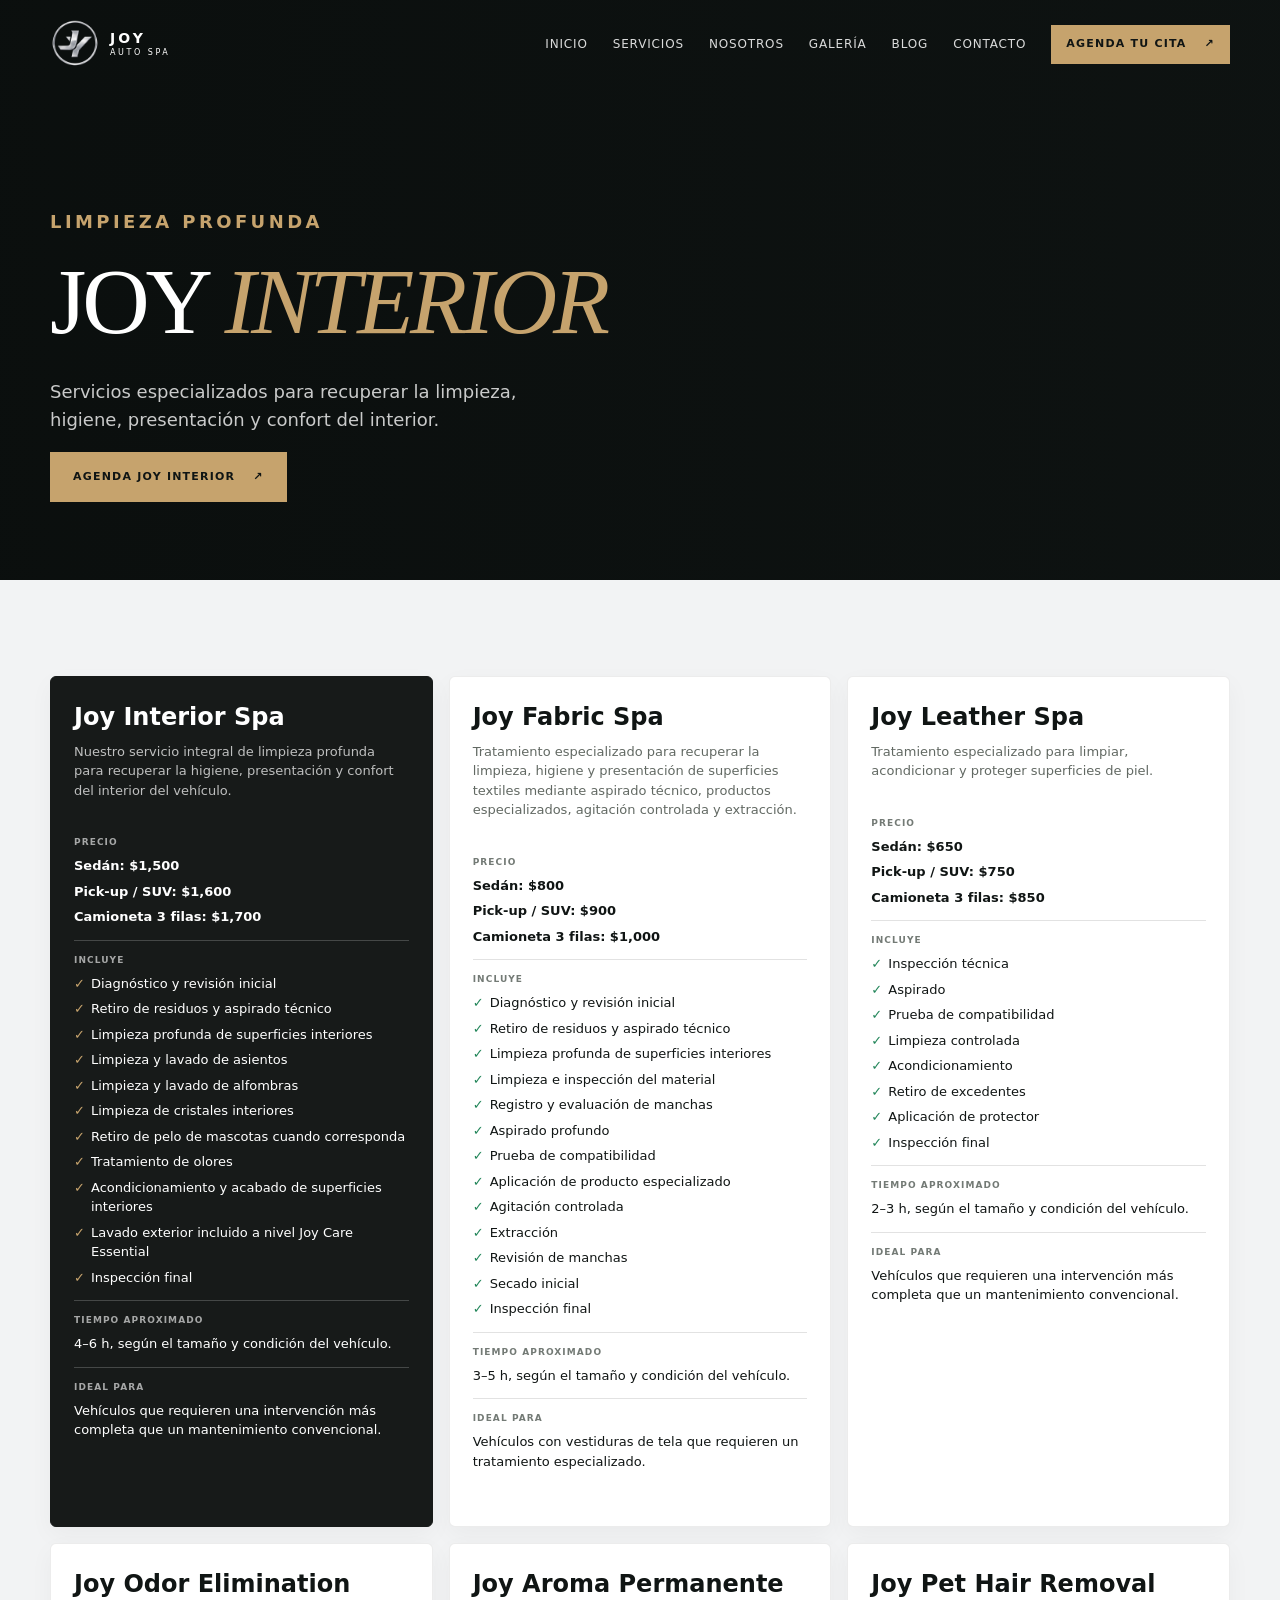
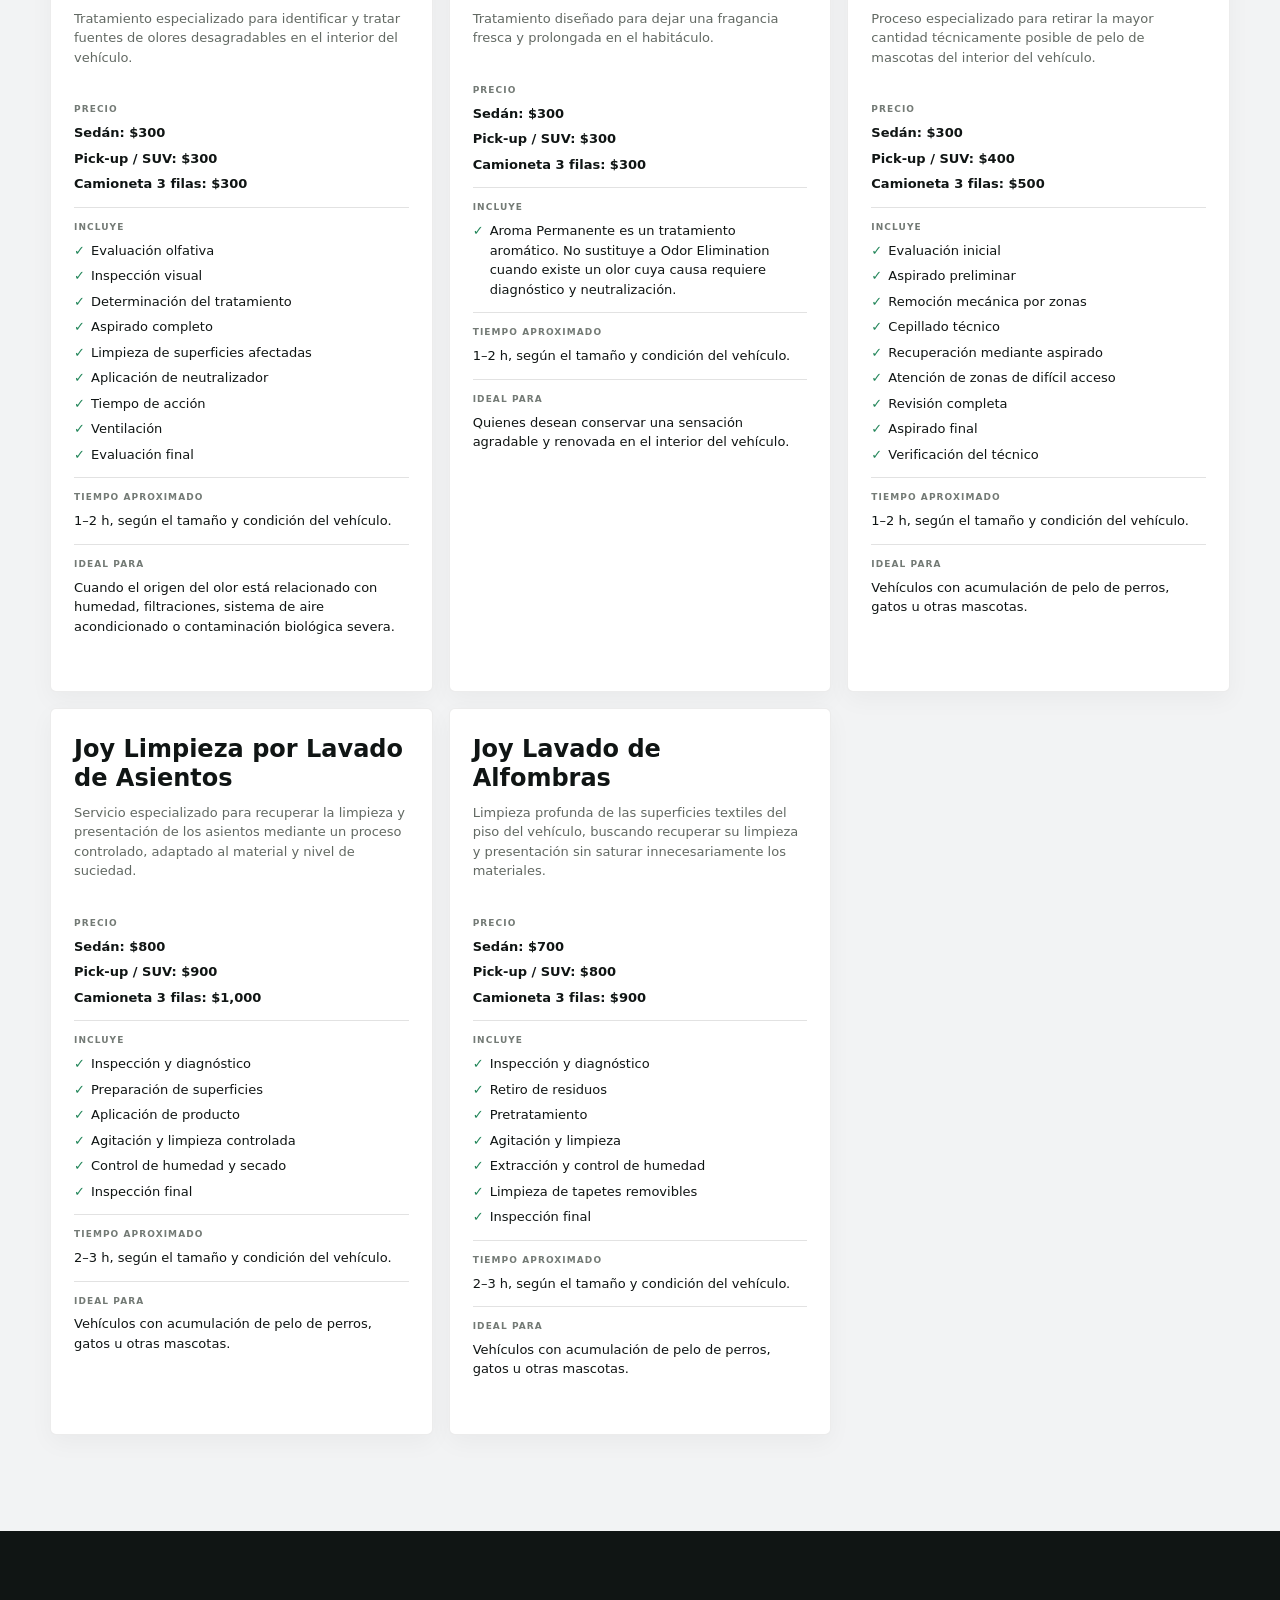
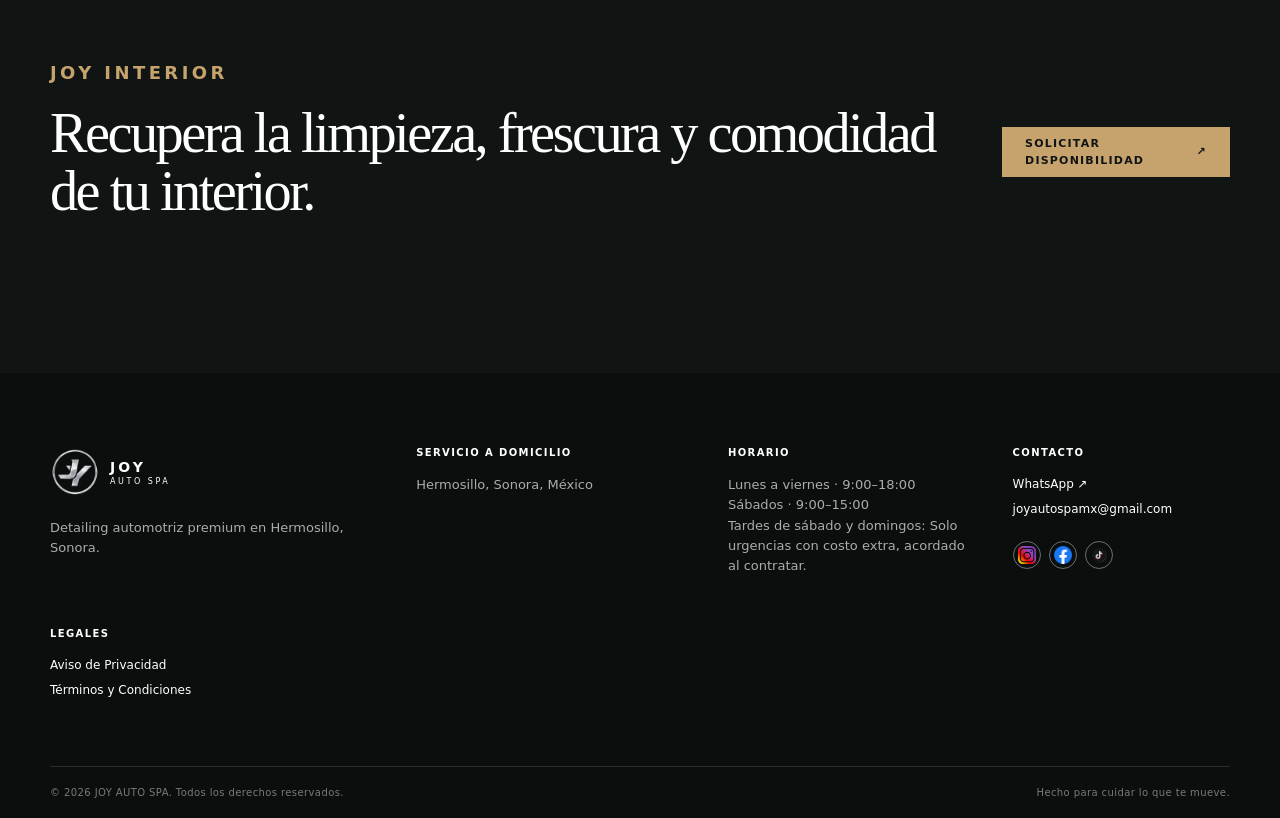
<file: services/joy-interior.html>
<!doctype html>
<html lang="es-MX">
<head>
  <meta charset="utf-8"><meta name="viewport" content="width=device-width, initial-scale=1">
  <title>JOY INTERIOR | Limpieza profesional de interiores en Hermosillo</title>
  <meta name="description" content="JOY INTERIOR: limpieza profunda y acondicionamiento profesional para recuperar la comodidad de tu cabina.">
  <meta name="theme-color" content="#101514"><link rel="stylesheet" href="../assets/styles.css">
</head>
<body data-service="joy-interior">
  <a class="skip-link" href="#contenido">Saltar al contenido</a>
  <div data-site-header></div>
  <main id="contenido">
    <section class="service-hero"><div class="shell"><p class="eyebrow eyebrow-light">LIMPIEZA PROFUNDA</p><h1>JOY <em>INTERIOR</em></h1><p>Servicios especializados para recuperar la limpieza, higiene, presentación y confort del interior.</p><a class="button" href="../index.html#agenda">Agenda JOY INTERIOR <span>↗</span></a></div></section>
    <div class="service-catalog shell">
    <section class="section"><div class="shell service-details"><div><h2>Joy Interior Spa</h2><p>Nuestro servicio integral de limpieza profunda para recuperar la higiene, presentación y confort del interior del vehículo.</p></div><dl class="service-specs"><div><dt>Incluye</dt><dd><ul><li>Diagnóstico y revisión inicial</li><li>Retiro de residuos y aspirado técnico</li><li>Limpieza profunda de superficies interiores</li><li>Limpieza y lavado de asientos</li><li>Limpieza y lavado de alfombras</li><li>Limpieza de cristales interiores</li><li>Retiro de pelo de mascotas cuando corresponda</li><li>Tratamiento de olores</li><li>Acondicionamiento y acabado de superficies interiores</li><li>Lavado exterior incluido a nivel Joy Care Essential</li><li>Inspección final</li></ul></dd></div><div><dt>Tiempo aproximado</dt><dd>4–6 h, según el tamaño y condición del vehículo.</dd></div><div><dt>Ideal para</dt><dd>Vehículos que requieren una intervención más completa que un mantenimiento convencional.</dd></div><div><dt>Precio</dt><dd><ul><li>Sedán: $1,500</li><li>Pick-up / SUV: $1,600</li><li>Camioneta 3 filas: $1,700</li></ul></dd></div></dl></div></section>

    <section class="section"><div class="shell service-details"><div><h2>Joy Fabric Spa</h2><p> Tratamiento especializado para recuperar la limpieza, higiene y presentación de superficies textiles mediante aspirado técnico, productos especializados, agitación controlada y extracción.</p></div><dl class="service-specs"><div><dt>Incluye</dt><dd><ul><li>Diagnóstico y revisión inicial</li><li>Retiro de residuos y aspirado técnico</li><li>Limpieza profunda de superficies interiores</li><li>Limpieza e inspección del material</li><li>Registro y evaluación de manchas</li><li>Aspirado profundo</li><li>Prueba de compatibilidad</li><li>Aplicación de producto especializado</li><li>Agitación controlada</li><li>Extracción</li><li>Revisión de manchas</li><li>Secado inicial</li><li>Inspección final</li></ul></dd></div><div><dt>Tiempo aproximado</dt><dd>3–5 h, según el tamaño y condición del vehículo.</dd></div><div><dt>Ideal para</dt><dd>Vehículos con vestiduras de tela que requieren un tratamiento especializado.</dd></div><div><dt>Precio</dt><dd><ul><li>Sedán: $800</li><li>Pick-up / SUV: $900</li><li>Camioneta 3 filas: $1,000</li></ul></dd></div></dl></div></section>

    <section class="section"><div class="shell service-details"><div><h2>Joy Leather Spa</h2><p>Tratamiento especializado para limpiar, acondicionar y proteger superficies de piel.</p></div><dl class="service-specs"><div><dt>Incluye</dt><dd><ul><li>Inspección técnica</li><li>Aspirado</li><li>Prueba de compatibilidad</li><li>Limpieza controlada</li><li>Acondicionamiento</li><li>Retiro de excedentes</li><li>Aplicación de protector</li><li>Inspección final</li></ul></dd></div><div><dt>Tiempo aproximado</dt><dd>2–3 h, según el tamaño y condición del vehículo.</dd></div><div><dt>Ideal para</dt><dd>Vehículos que requieren una intervención más completa que un mantenimiento convencional.</dd></div><div><dt>Precio</dt><dd><ul><li>Sedán: $650</li><li>Pick-up / SUV: $750</li><li>Camioneta 3 filas: $850</li></ul></dd></div></dl></div></section>

    <section class="section"><div class="shell service-details"><div><h2>Joy Odor Elimination</h2><p>Tratamiento especializado para identificar y tratar fuentes de olores desagradables en el interior del vehículo.</p></div><dl class="service-specs"><div><dt>Incluye</dt><dd><ul><li>Evaluación olfativa</li><li>Inspección visual</li><li>Determinación del tratamiento</li><li>Aspirado completo</li><li>Limpieza de superficies afectadas</li><li>Aplicación de neutralizador</li><li>Tiempo de acción</li><li>Ventilación</li><li>Evaluación final</li></ul></dd></div><div><dt>Tiempo aproximado</dt><dd>1–2 h, según el tamaño y condición del vehículo.</dd></div><div><dt>Ideal para</dt><dd>Cuando el origen del olor está relacionado con humedad, filtraciones, sistema de aire acondicionado o contaminación biológica severa.</dd></div><div><dt>Precio</dt><dd><ul><li>Sedán: $300</li><li>Pick-up / SUV: $300</li><li>Camioneta 3 filas: $300</li></ul></dd></div></dl></div></section>
    
    <section class="section"><div class="shell service-details"><div><h2>Joy Aroma Permanente</h2><p>Tratamiento diseñado para dejar una fragancia fresca y prolongada en el habitáculo.</p></div><dl class="service-specs"><div><dt>Incluye</dt><dd><ul><li>Aroma Permanente es un tratamiento aromático. No sustituye a Odor Elimination cuando existe un olor cuya causa requiere diagnóstico y neutralización.</li></ul></dd></div><div><dt>Tiempo aproximado</dt><dd>1–2 h, según el tamaño y condición del vehículo.</dd></div><div><dt>Ideal para</dt><dd>Quienes desean conservar una sensación agradable y renovada en el interior del vehículo.</dd></div><div><dt>Precio</dt><dd><ul><li>Sedán: $300</li><li>Pick-up / SUV: $300</li><li>Camioneta 3 filas: $300</li></ul></dd></div></dl></div></section>
    
    <section class="section"><div class="shell service-details"><div><h2>Joy Pet Hair Removal</h2><p>Proceso especializado para retirar la mayor cantidad técnicamente posible de pelo de mascotas del interior del vehículo.</p></div><dl class="service-specs"><div><dt>Incluye</dt><dd><ul><li>Evaluación inicial</li><li>Aspirado preliminar</li><li>Remoción mecánica por zonas</li><li>Cepillado técnico</li><li>Recuperación mediante aspirado</li><li>Atención de zonas de difícil acceso</li><li>Revisión completa</li><li>Aspirado final</li><li>Verificación del técnico</li></ul></dd></div><div><dt>Tiempo aproximado</dt><dd>1–2 h, según el tamaño y condición del vehículo.</dd></div><div><dt>Ideal para</dt><dd>Vehículos con acumulación de pelo de perros, gatos u otras mascotas.</dd></div><div><dt>Precio</dt><dd><ul><li>Sedán: $300</li><li>Pick-up / SUV: $400</li><li>Camioneta 3 filas: $500</li></ul></dd></div></dl></div></section>
    
    <section class="section"><div class="shell service-details"><div><h2>Joy Limpieza por Lavado de Asientos</h2><p>Servicio especializado para recuperar la limpieza y presentación de los asientos mediante un proceso controlado, adaptado al material y nivel de suciedad.</p></div><dl class="service-specs"><div><dt>Incluye</dt><dd><ul><li>Inspección y diagnóstico</li><li>Preparación de superficies</li><li>Aplicación de producto</li><li>Agitación y limpieza controlada</li><li>Control de humedad y secado</li><li>Inspección final</li></ul></dd></div><div><dt>Tiempo aproximado</dt><dd>2–3 h, según el tamaño y condición del vehículo.</dd></div><div><dt>Ideal para</dt><dd>Vehículos con acumulación de pelo de perros, gatos u otras mascotas.</dd></div><div><dt>Precio</dt><dd><ul><li>Sedán: $800</li><li>Pick-up / SUV: $900</li><li>Camioneta 3 filas: $1,000</li></ul></dd></div></dl></div></section>

    <section class="section"><div class="shell service-details"><div><h2>Joy Lavado de Alfombras</h2><p>Limpieza profunda de las superficies textiles del piso del vehículo, buscando recuperar su limpieza y presentación sin saturar innecesariamente los materiales.</p></div><dl class="service-specs"><div><dt>Incluye</dt><dd><ul><li>Inspección y diagnóstico</li><li>Retiro de residuos</li><li>Pretratamiento</li><li>Agitación y limpieza</li><li>Extracción y control de humedad</li><li>Limpieza de tapetes removibles</li><li>Inspección final</li></ul></dd></div><div><dt>Tiempo aproximado</dt><dd>2–3 h, según el tamaño y condición del vehículo.</dd></div><div><dt>Ideal para</dt><dd>Vehículos con acumulación de pelo de perros, gatos u otras mascotas.</dd></div><div><dt>Precio</dt><dd><ul><li>Sedán: $700</li><li>Pick-up / SUV: $800</li><li>Camioneta 3 filas: $900</li></ul></dd></div></dl></div></section>
    
    </div>
    
    <section class="section-ink section"><div class="shell service-next"><div><p class="eyebrow eyebrow-light">JOY INTERIOR</p><h2>Recupera la limpieza, frescura y comodidad de tu interior.</h2></div><a class="button" href="../index.html#agenda">Solicitar disponibilidad <span>↗</span></a></div></section>
  </main>
  <div data-site-footer></div>
  <script src="../assets/app.js"></script>
</body>
</html>
</file>
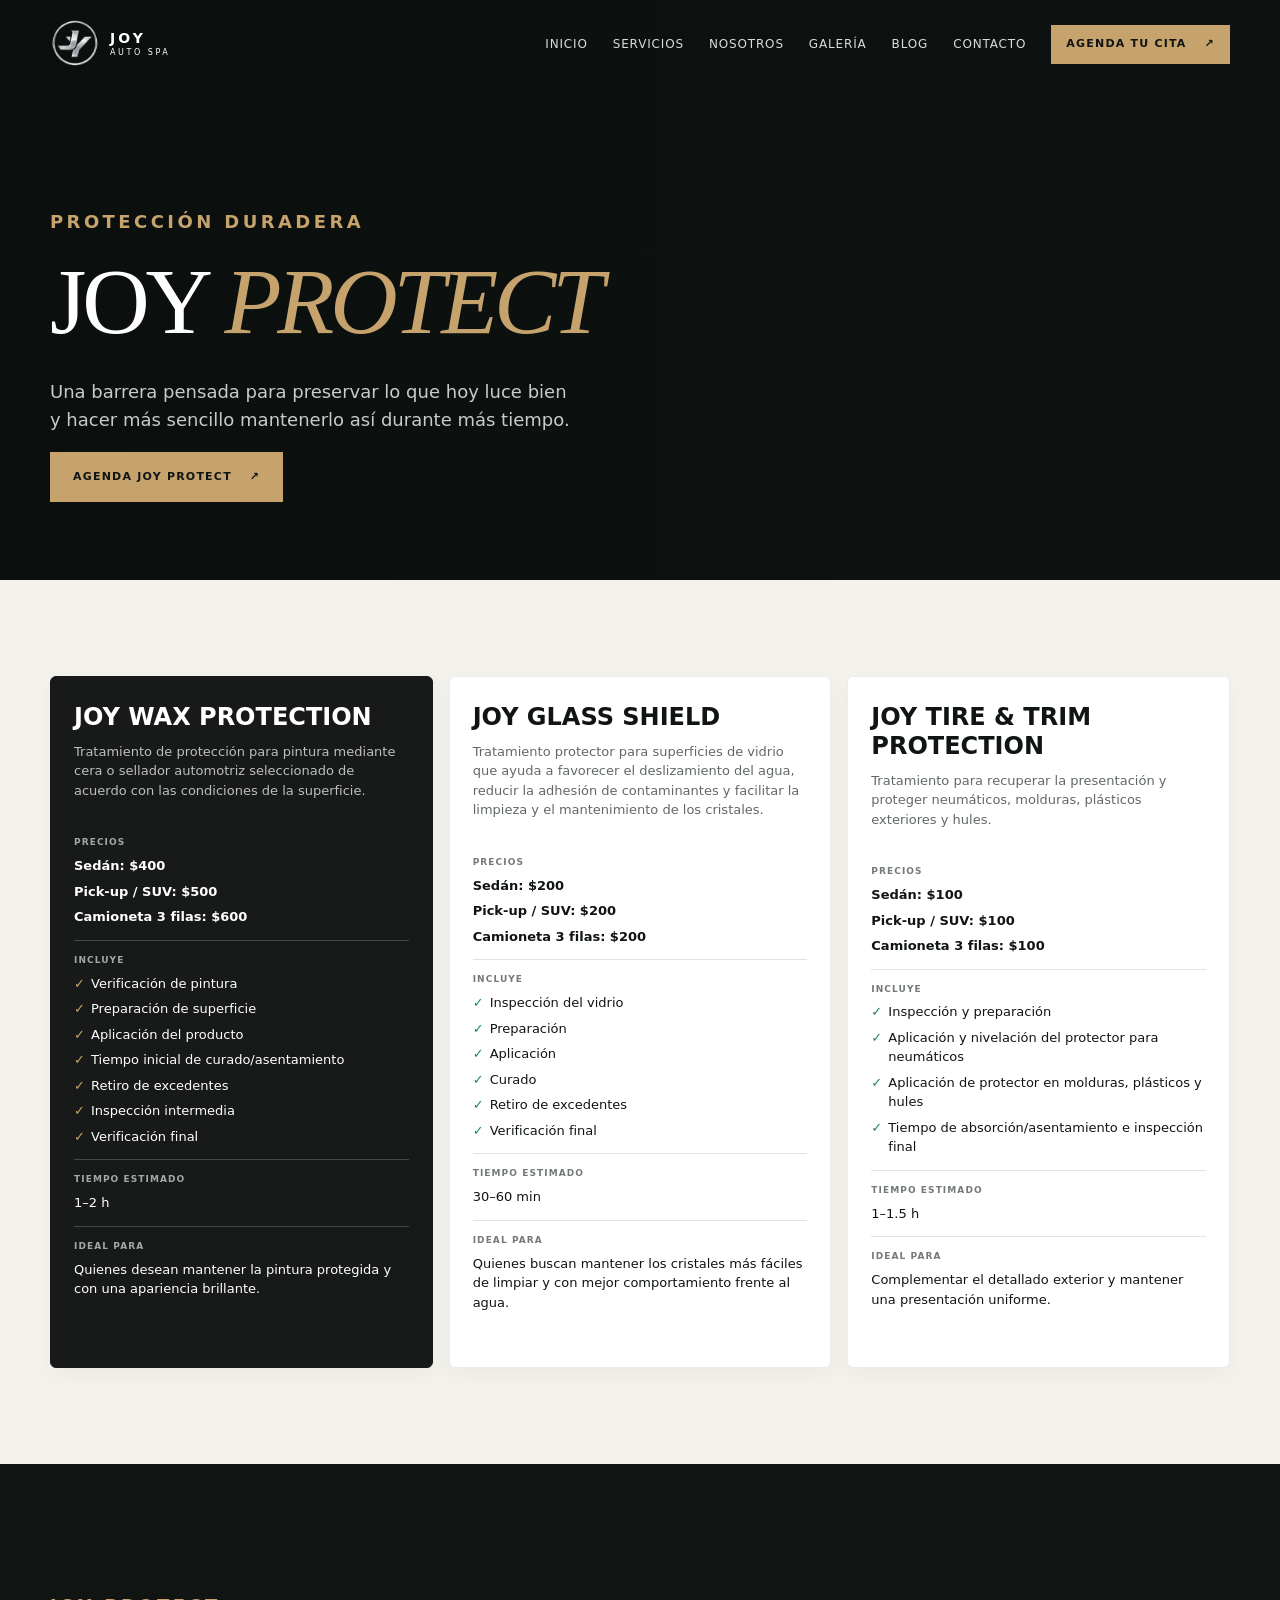
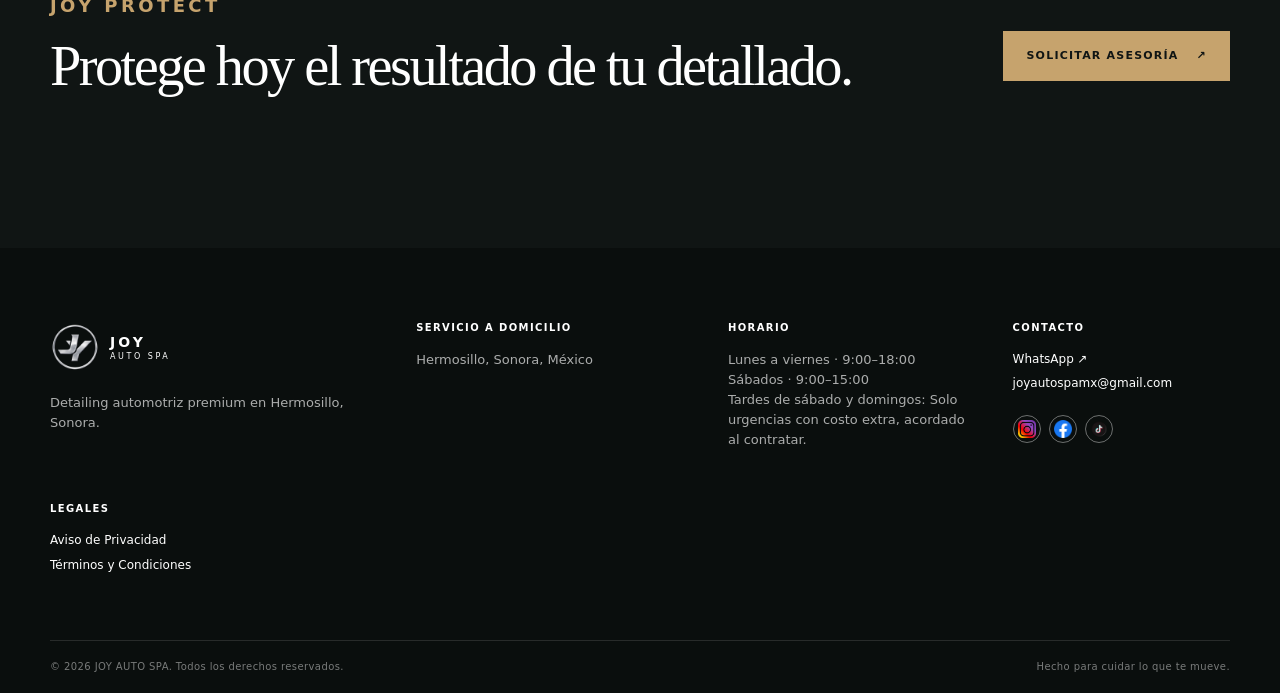
<file: services/joy-protect.html>
<!doctype html>
<html lang="es-MX">
<head>
  <meta charset="utf-8"><meta name="viewport" content="width=device-width, initial-scale=1">
  <title>JOY PROTECT | Protección para pintura e interiores en Hermosillo</title>
  <meta name="description" content="JOY PROTECT: tratamientos profesionales de protección para conservar pintura, cristales, rines e interiores.">
  <meta name="theme-color" content="#101514"><link rel="stylesheet" href="../assets/styles.css">
</head>
<body data-service="joy-protect">
  <a class="skip-link" href="#contenido">Saltar al contenido</a>
  <div data-site-header></div>
  <main id="contenido">
    <section class="service-hero"><div class="shell"><p class="eyebrow eyebrow-light">PROTECCIÓN DURADERA</p><h1>JOY <em>PROTECT</em></h1><p>Una barrera pensada para preservar lo que hoy luce bien y hacer más sencillo mantenerlo así durante más tiempo.</p><a class="button" href="../index.html#agenda">Agenda JOY PROTECT <span>↗</span></a></div></section>
    <div class="service-catalog shell">
      <section class="section">
        <div class="shell service-details">
          <div>
            <h2>JOY WAX PROTECTION</h2>
            <p>Tratamiento de protección para pintura mediante cera o sellador automotriz seleccionado de acuerdo con las condiciones de la superficie.</p>
          </div>
          <dl class="service-specs">
            <div>
              <dt>Incluye</dt>
              <dd><ul>
                <li>Verificación de pintura</li>
                <li>Preparación de superficie</li>
                <li>Aplicación del producto</li>
                <li>Tiempo inicial de curado/asentamiento</li>
                <li>Retiro de excedentes</li>
                <li>Inspección intermedia</li>
                <li>Verificación final</li>
              </ul></dd>
            </div>
            <div><dt>Tiempo estimado</dt><dd>1–2 h</dd></div>
            <div><dt>Ideal para</dt><dd>Quienes desean mantener la pintura protegida y con una apariencia brillante.</dd></div>
            <div>
              <dt>Precios</dt>
              <dd><ul>
                <li>Sedán: $400</li>
                <li>Pick-up / SUV: $500</li>
                <li>Camioneta 3 filas: $600</li>
              </ul></dd>
            </div>
          </dl>
        </div>
      </section>

      <section class="section">
        <div class="shell service-details">
          <div>
            <h2>JOY GLASS SHIELD</h2>
            <p>Tratamiento protector para superficies de vidrio que ayuda a favorecer el deslizamiento del agua, reducir la adhesión de contaminantes y facilitar la limpieza y el mantenimiento de los cristales.</p>
          </div>
          <dl class="service-specs">
            <div>
              <dt>Incluye</dt>
              <dd><ul>
                <li>Inspección del vidrio</li>
                <li>Preparación</li>
                <li>Aplicación</li>
                <li>Curado</li>
                <li>Retiro de excedentes</li>
                <li>Verificación final</li>
              </ul></dd>
            </div>
            <div><dt>Tiempo estimado</dt><dd>30–60 min</dd></div>
            <div><dt>Ideal para</dt><dd>Quienes buscan mantener los cristales más fáciles de limpiar y con mejor comportamiento frente al agua.</dd></div>
            <div>
              <dt>Precios</dt>
              <dd><ul>
                <li>Sedán: $200</li>
                <li>Pick-up / SUV: $200</li>
                <li>Camioneta 3 filas: $200</li>
              </ul></dd>
            </div>
          </dl>
        </div>
      </section>

      <section class="section">
        <div class="shell service-details">
          <div>
            <h2>JOY TIRE &amp; TRIM PROTECTION</h2>
            <p>Tratamiento para recuperar la presentación y proteger neumáticos, molduras, plásticos exteriores y hules.</p>
          </div>
          <dl class="service-specs">
            <div>
              <dt>Incluye</dt>
              <dd><ul>
                <li>Inspección y preparación</li>
                <li>Aplicación y nivelación del protector para neumáticos</li>
                <li>Aplicación de protector en molduras, plásticos y hules</li>
                <li>Tiempo de absorción/asentamiento e inspección final</li>
              </ul></dd>
            </div>
            <div><dt>Tiempo estimado</dt><dd>1–1.5 h</dd></div>
            <div><dt>Ideal para</dt><dd>Complementar el detallado exterior y mantener una presentación uniforme.</dd></div>
            <div>
              <dt>Precios</dt>
              <dd><ul>
                <li>Sedán: $100</li>
                <li>Pick-up / SUV: $100</li>
                <li>Camioneta 3 filas: $100</li>
              </ul></dd>
            </div>
          </dl>
        </div>
      </section>
    </div>
    <section class="section-ink section"><div class="shell service-next"><div><p class="eyebrow eyebrow-light">JOY PROTECT</p><h2>Protege hoy el resultado de tu detallado.</h2></div><a class="button" href="../index.html#agenda">Solicitar asesoría <span>↗</span></a></div></section>
  </main>
  <div data-site-footer></div><script src="../assets/app.js"></script>
</body>
</html>
</file>
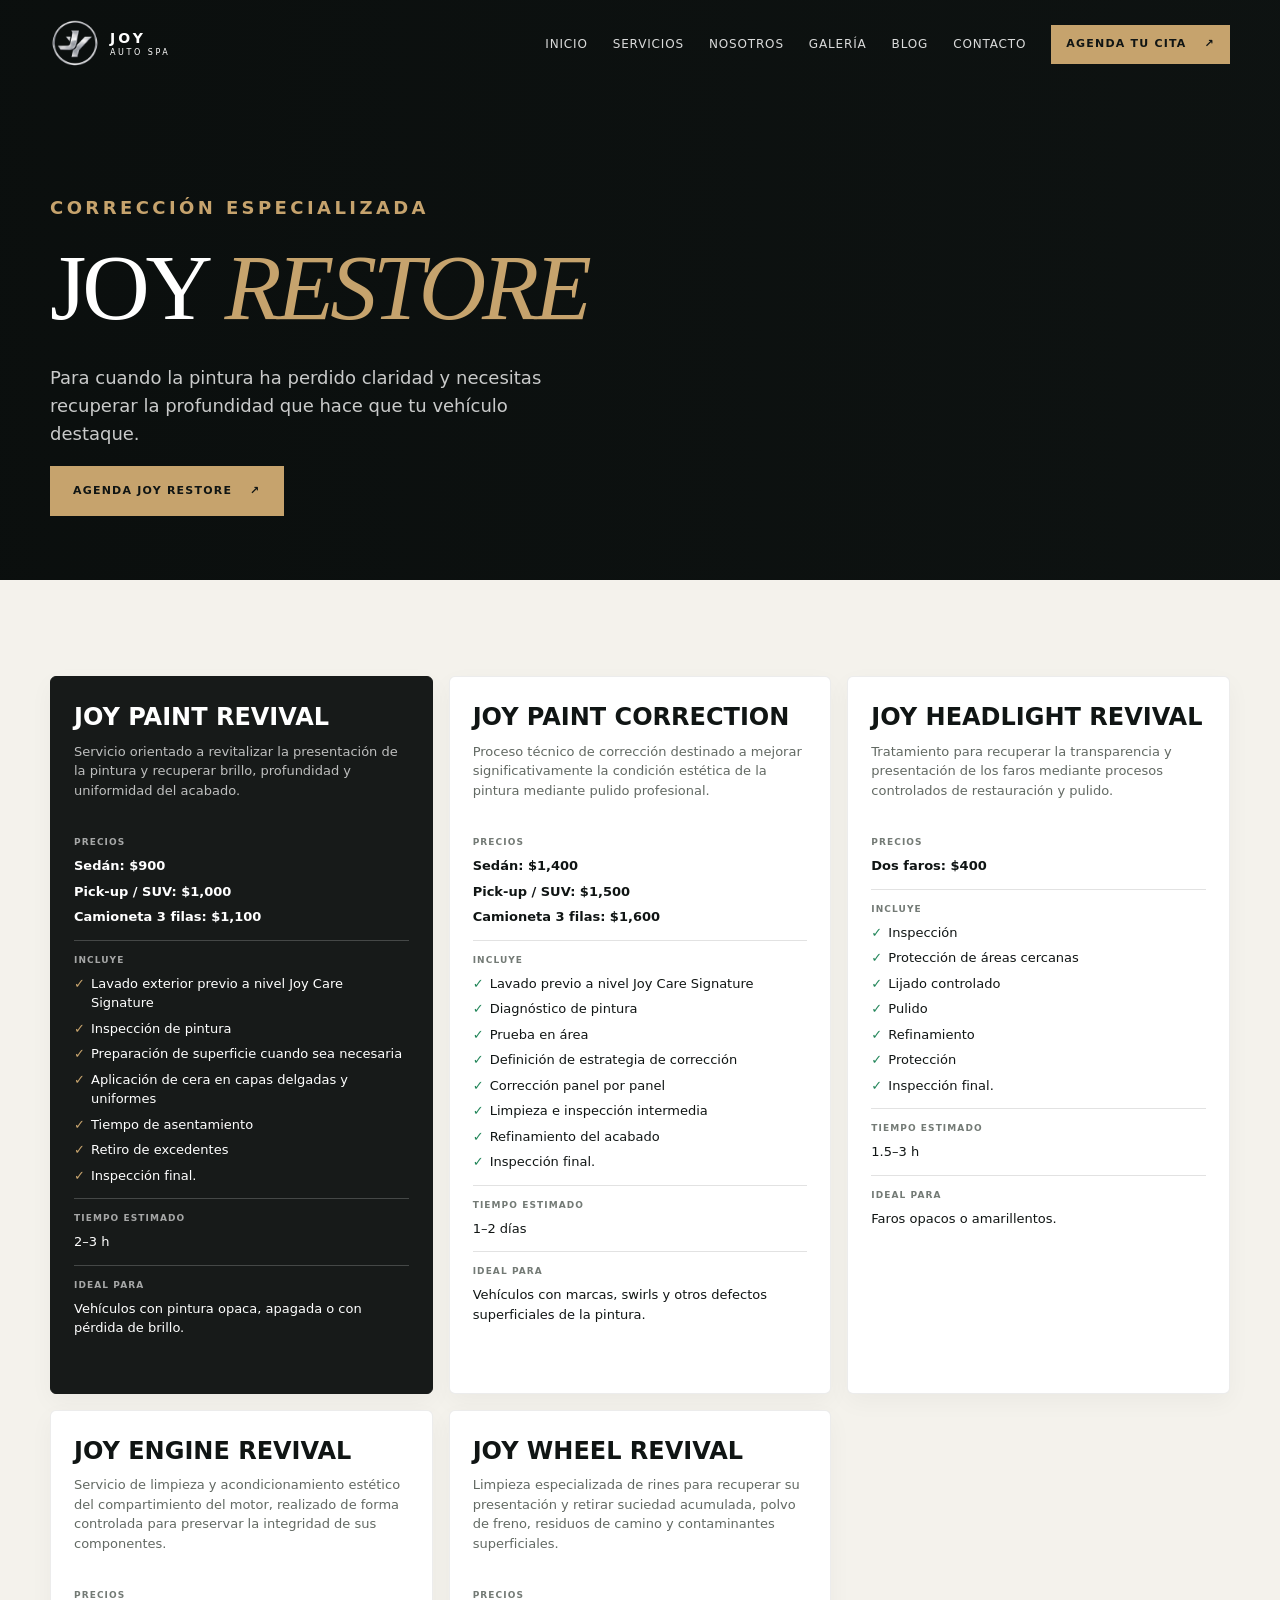
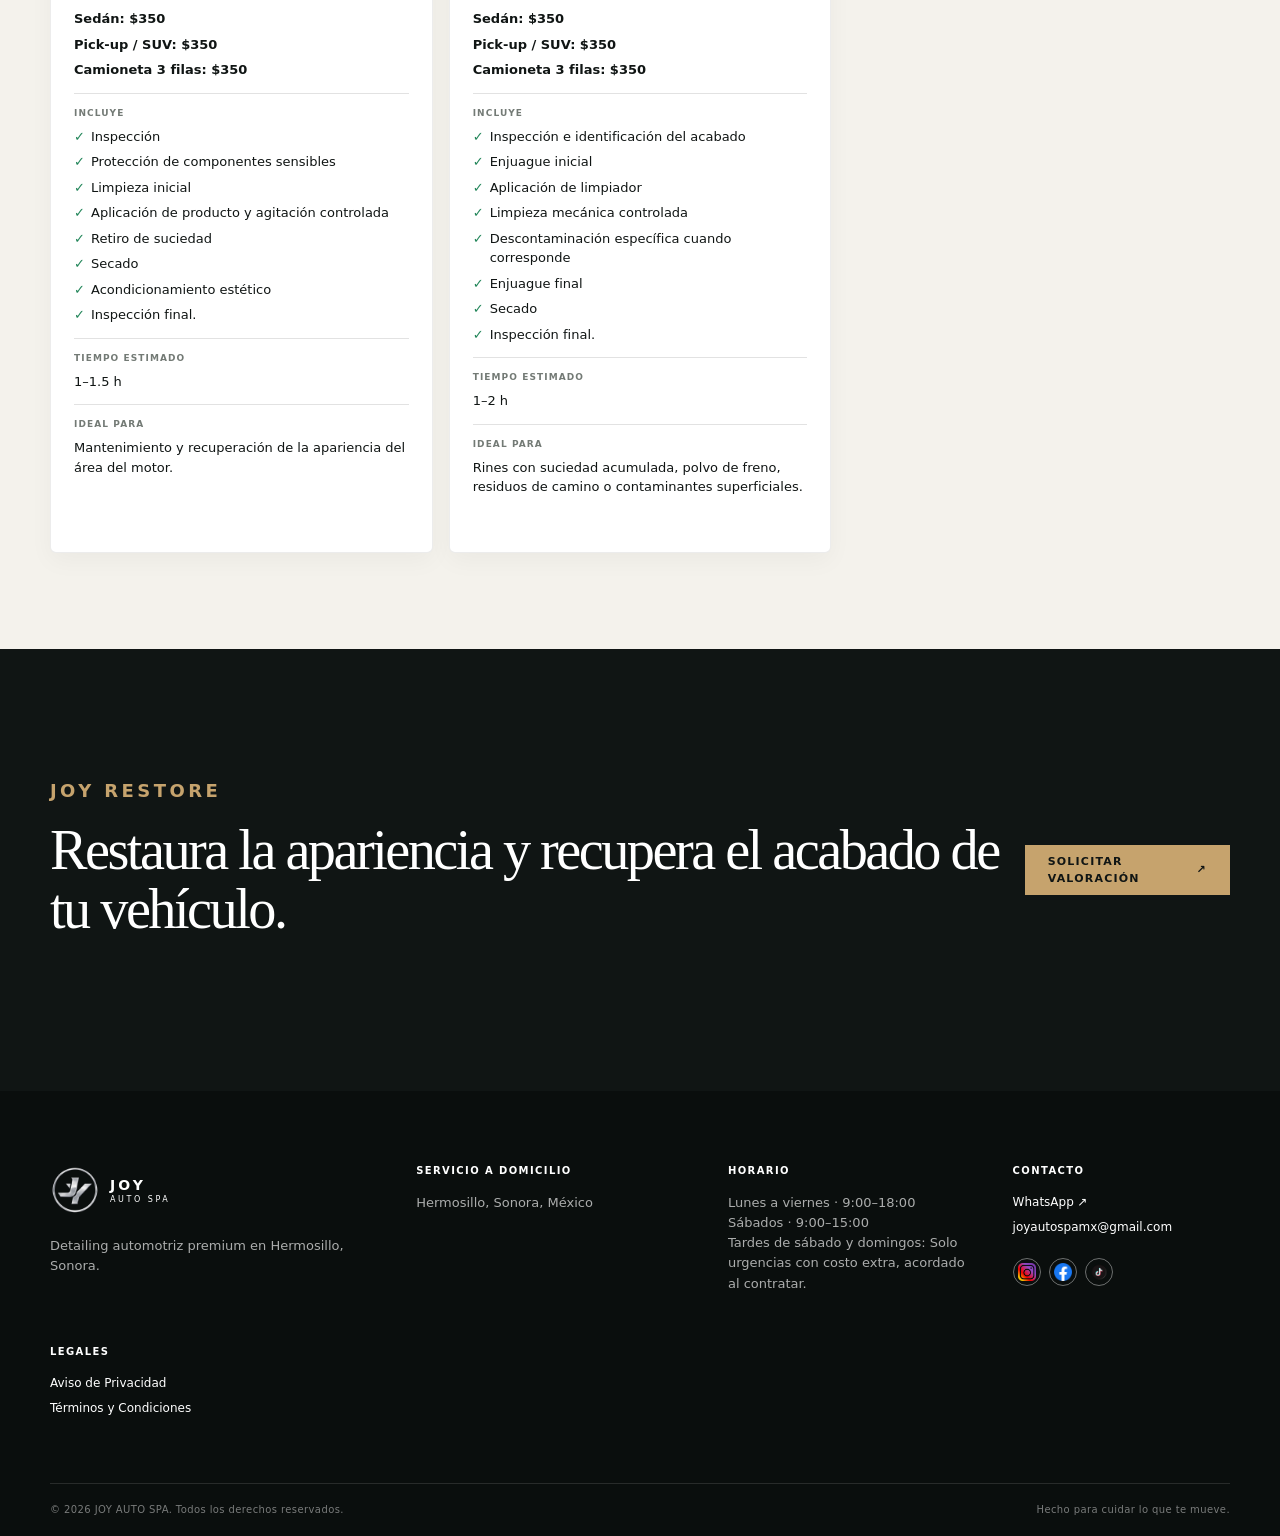
<file: services/joy-restore.html>
<!doctype html>
<html lang="es-MX">
<head>
  <meta charset="utf-8"><meta name="viewport" content="width=device-width, initial-scale=1">
  <title>JOY RESTORE | Corrección de pintura y restauración en Hermosillo</title>
  <meta name="description" content="JOY RESTORE: corrección de pintura profesional para recuperar profundidad, claridad y brillo en tu vehículo.">
  <meta name="theme-color" content="#101514"><link rel="stylesheet" href="../assets/styles.css">
</head>
<body data-service="joy-restore">
  <a class="skip-link" href="#contenido">Saltar al contenido</a>
  <div data-site-header></div>
  <main id="contenido">
    <section class="service-hero"></div><div class="shell"><p class="eyebrow eyebrow-light">CORRECCIÓN ESPECIALIZADA</p><h1>JOY <em>RESTORE</em></h1><p>Para cuando la pintura ha perdido claridad y necesitas recuperar la profundidad que hace que tu vehículo destaque.</p><a class="button" href="../index.html#agenda">Agenda JOY RESTORE <span>↗</span></a></div></section>
    <div class="service-catalog shell">
      <section class="section">
        <div class="shell service-details">
          <div><h2>JOY PAINT REVIVAL</h2><p>Servicio orientado a revitalizar la presentación de la pintura y recuperar brillo, profundidad y uniformidad del acabado.</p></div>
          <dl class="service-specs">
            <div><dt>Incluye</dt><dd><ul>
              <li>Lavado exterior previo a nivel Joy Care Signature</li>
              <li>Inspección de pintura</li>
              <li>Preparación de superficie cuando sea necesaria</li>
              <li>Aplicación de cera en capas delgadas y uniformes</li>
              <li>Tiempo de asentamiento</li>
              <li>Retiro de excedentes</li>
              <li>Inspección final.</li>
            </ul></dd></div>
            <div><dt>Tiempo estimado</dt><dd>2–3 h</dd></div>
            <div><dt>Ideal para</dt><dd>Vehículos con pintura opaca, apagada o con pérdida de brillo.</dd></div>
            <div><dt>Precios</dt><dd><ul>
              <li>Sedán: $900</li>
              <li>Pick-up / SUV: $1,000</li>
              <li>Camioneta 3 filas: $1,100</li>
            </ul></dd></div>
          </dl>
        </div>
      </section>
      <section class="section">
        <div class="shell service-details">
          <div><h2>JOY PAINT CORRECTION</h2><p>Proceso técnico de corrección destinado a mejorar significativamente la condición estética de la pintura mediante pulido profesional.</p></div>
          <dl class="service-specs">
            <div><dt>Incluye</dt><dd><ul>
              <li>Lavado previo a nivel Joy Care Signature</li>
              <li>Diagnóstico de pintura</li>
              <li>Prueba en área</li>
              <li>Definición de estrategia de corrección</li>
              <li>Corrección panel por panel</li>
              <li>Limpieza e inspección intermedia</li>
              <li>Refinamiento del acabado</li>
              <li>Inspección final.</li>
            </ul></dd></div>
            <div><dt>Tiempo estimado</dt><dd>1–2 días</dd></div>
            <div><dt>Ideal para</dt><dd>Vehículos con marcas, swirls y otros defectos superficiales de la pintura.</dd></div>
            <div><dt>Precios</dt><dd><ul>
              <li>Sedán: $1,400</li>
              <li>Pick-up / SUV: $1,500</li>
              <li>Camioneta 3 filas: $1,600</li>
            </ul></dd></div>
          </dl>
        </div>
      </section>
      <section class="section">
        <div class="shell service-details">
          <div><h2>JOY HEADLIGHT REVIVAL</h2><p>Tratamiento para recuperar la transparencia y presentación de los faros mediante procesos controlados de restauración y pulido.</p></div>
          <dl class="service-specs">
            <div><dt>Incluye</dt><dd><ul>
              <li>Inspección</li>
              <li>Protección de áreas cercanas</li>
              <li>Lijado controlado</li>
              <li>Pulido</li>
              <li>Refinamiento</li>
              <li>Protección</li>
              <li>Inspección final.</li>
            </ul></dd></div>
            <div><dt>Tiempo estimado</dt><dd>1.5–3 h</dd></div>
            <div><dt>Ideal para</dt><dd>Faros opacos o amarillentos.</dd></div>
            <div><dt>Precios</dt><dd><ul><li>Dos faros: $400</li></ul></dd></div>
          </dl>
        </div>
      </section>
      <section class="section">
        <div class="shell service-details">
          <div><h2>JOY ENGINE REVIVAL</h2><p>Servicio de limpieza y acondicionamiento estético del compartimiento del motor, realizado de forma controlada para preservar la integridad de sus componentes.</p></div>
          <dl class="service-specs">
            <div><dt>Incluye</dt><dd><ul>
              <li>Inspección</li>
              <li>Protección de componentes sensibles</li>
              <li>Limpieza inicial</li>
              <li>Aplicación de producto y agitación controlada</li>
              <li>Retiro de suciedad</li>
              <li>Secado</li>
              <li>Acondicionamiento estético</li>
              <li>Inspección final.</li>
            </ul></dd></div>
            <div><dt>Tiempo estimado</dt><dd>1–1.5 h</dd></div>
            <div><dt>Ideal para</dt><dd>Mantenimiento y recuperación de la apariencia del área del motor.</dd></div>
            <div><dt>Precios</dt><dd><ul>
              <li>Sedán: $350</li>
              <li>Pick-up / SUV: $350</li>
              <li>Camioneta 3 filas: $350</li>
            </ul></dd></div>
          </dl>
        </div>
      </section>
      <section class="section">
        <div class="shell service-details">
          <div><h2>JOY WHEEL REVIVAL</h2><p>Limpieza especializada de rines para recuperar su presentación y retirar suciedad acumulada, polvo de freno, residuos de camino y contaminantes superficiales.</p></div>
          <dl class="service-specs">
            <div><dt>Incluye</dt><dd><ul>
              <li>Inspección e identificación del acabado</li>
              <li>Enjuague inicial</li>
              <li>Aplicación de limpiador</li>
              <li>Limpieza mecánica controlada</li>
              <li>Descontaminación específica cuando corresponde</li>
              <li>Enjuague final</li>
              <li>Secado</li>
              <li>Inspección final.</li>
            </ul></dd></div>
            <div><dt>Tiempo estimado</dt><dd>1–2 h</dd></div>
            <div><dt>Ideal para</dt><dd>Rines con suciedad acumulada, polvo de freno, residuos de camino o contaminantes superficiales.</dd></div>
            <div><dt>Precios</dt><dd><ul>
              <li>Sedán: $350</li>
              <li>Pick-up / SUV: $350</li>
              <li>Camioneta 3 filas: $350</li>
            </ul></dd></div>
          </dl>
        </div>
      </section>
    </div>
    <section class="section-ink section"><div class="shell service-next"><div><p class="eyebrow eyebrow-light">JOY RESTORE</p><h2>Restaura la apariencia y recupera el acabado de tu vehículo.</h2></div><a class="button" href="../index.html#agenda">Solicitar valoración <span>↗</span></a></div></section>
  </main>
  <div data-site-footer></div><script src="../assets/app.js"></script>
</body>
</html>
</file>
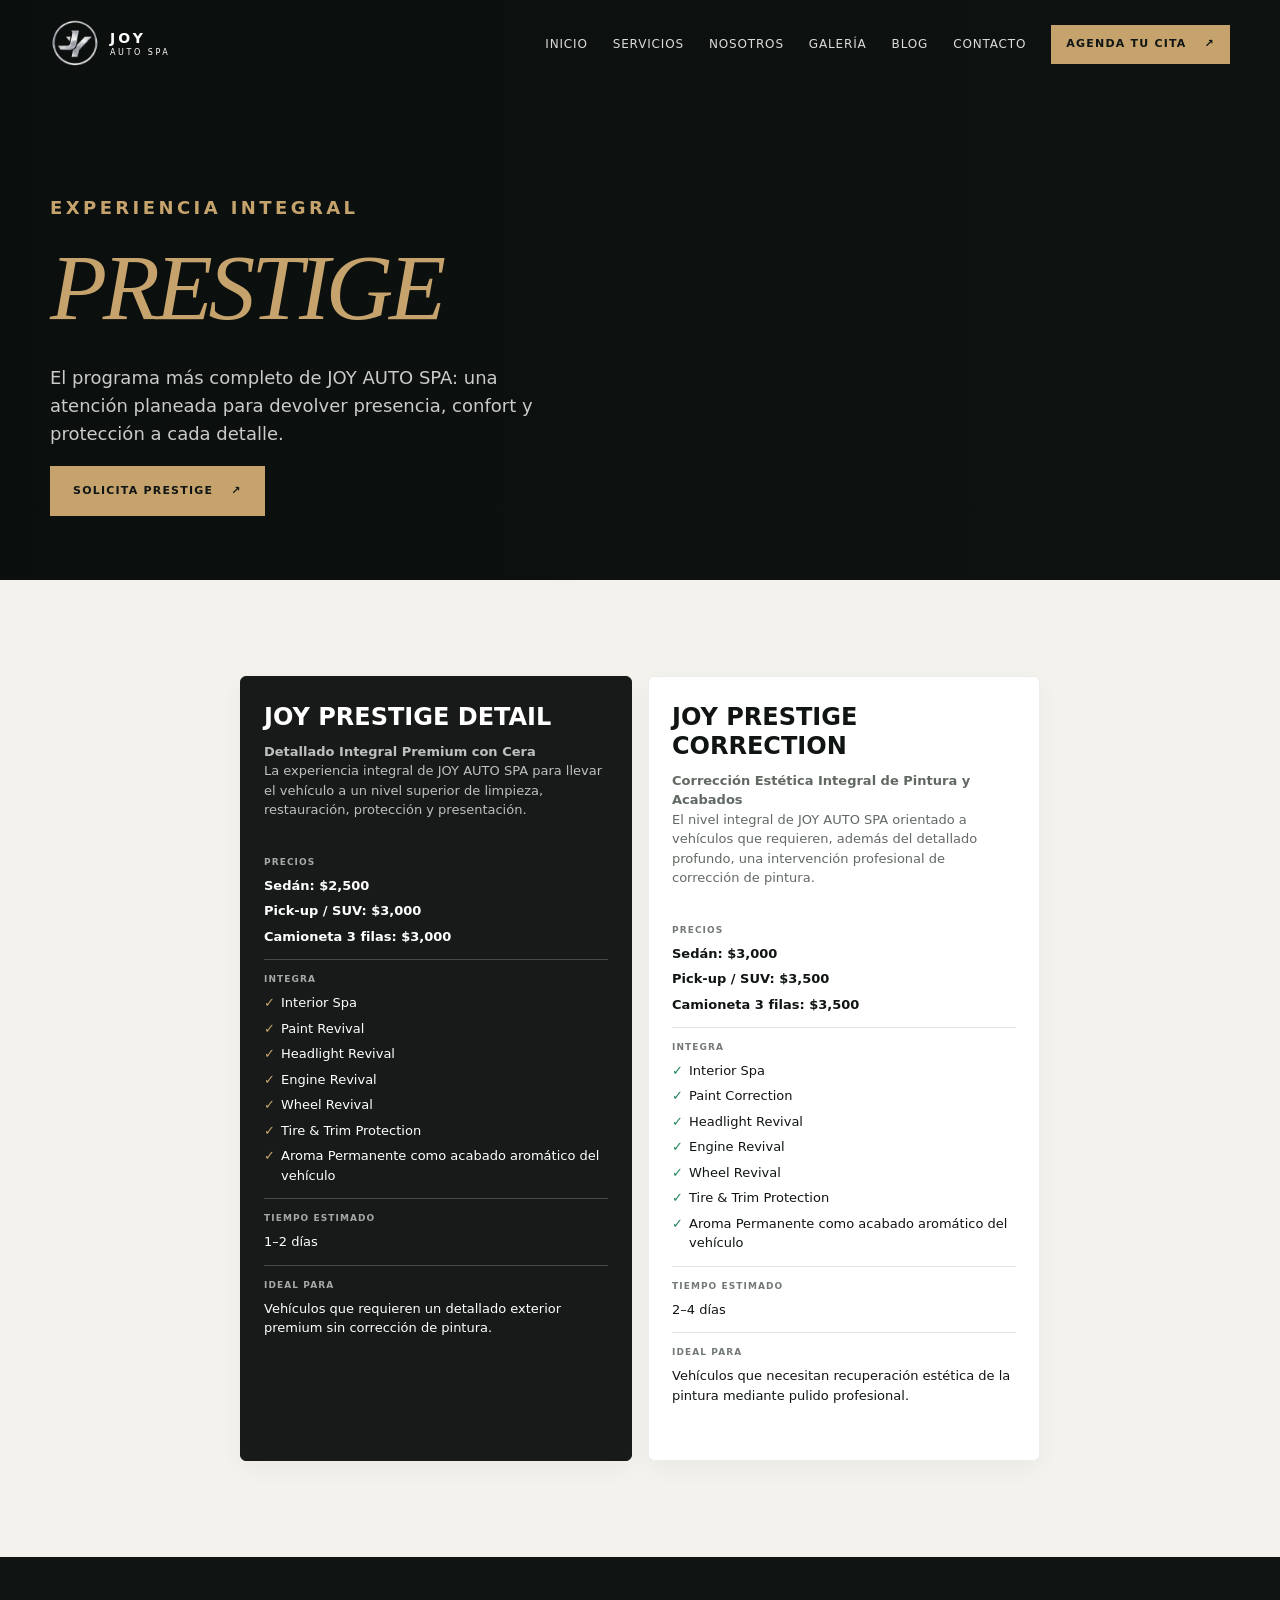
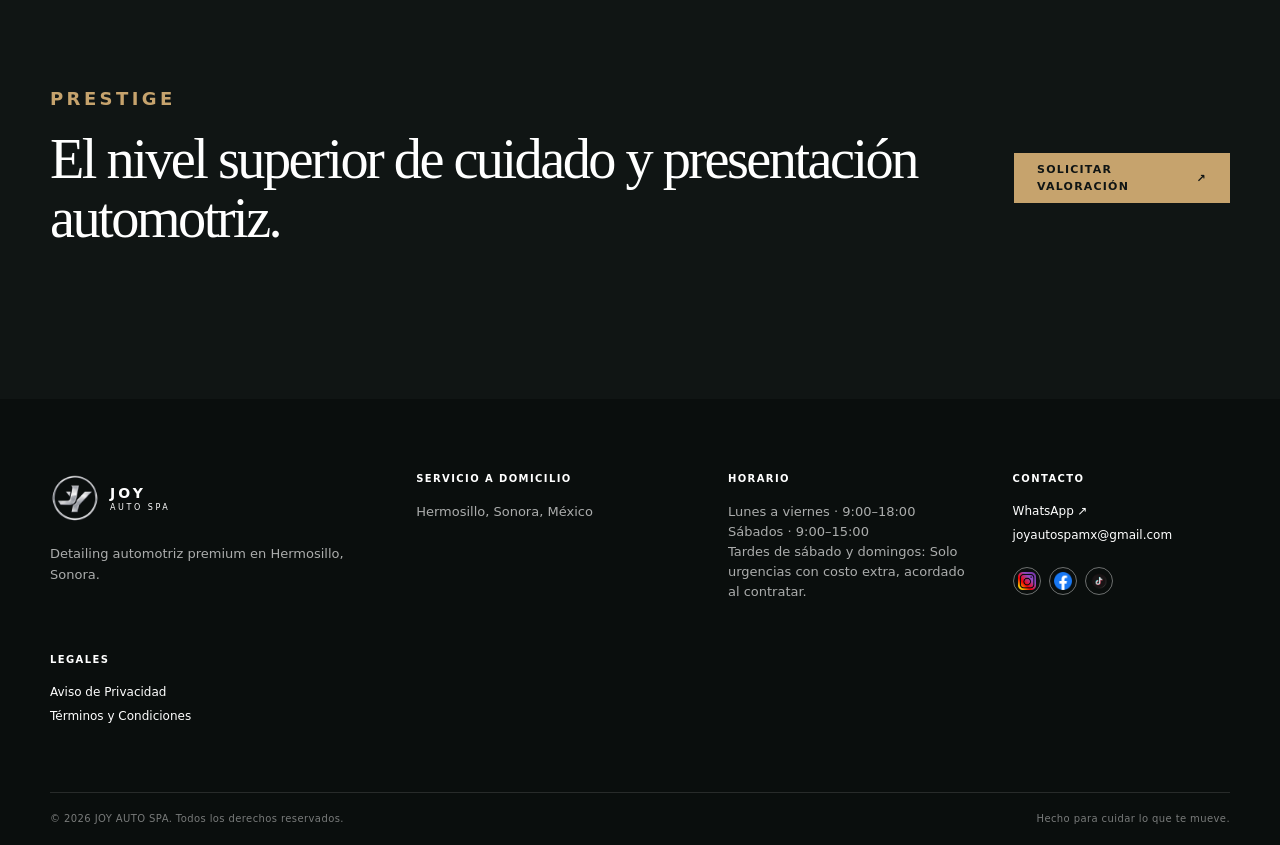
<file: services/prestige.html>
<!doctype html>
<html lang="es-MX">
<head>
  <meta charset="utf-8"><meta name="viewport" content="width=device-width, initial-scale=1">
  <title>PRESTIGE | Experiencia integral de detailing premium en Hermosillo</title>
  <meta name="description" content="PRESTIGE: la experiencia integral de detailing premium de JOY AUTO SPA para vehículos que merecen lo extraordinario.">
  <meta name="theme-color" content="#101514"><link rel="stylesheet" href="../assets/styles.css">
</head>
<body data-service="prestige">
  <a class="skip-link" href="#contenido">Saltar al contenido</a>
  <div data-site-header></div>
  <main id="contenido">
    <section class="service-hero"></div><div class="shell"><p class="eyebrow eyebrow-light">EXPERIENCIA INTEGRAL</p><h1><em>PRESTIGE</em></h1><p>El programa más completo de JOY AUTO SPA: una atención planeada para devolver presencia, confort y protección a cada detalle.</p><a class="button" href="../index.html#agenda">Solicita PRESTIGE <span>↗</span></a></div></section>
    <div class="service-catalog shell">
      <section class="section">
        <div class="shell service-details">
          <div>
            <h2>JOY PRESTIGE DETAIL</h2>
            <p><strong>Detallado Integral Premium con Cera</strong></p>
            <p>La experiencia integral de JOY AUTO SPA para llevar el vehículo a un nivel superior de limpieza, restauración, protección y presentación.</p>
          </div>
          <dl class="service-specs">
            <div>
              <dt>Integra</dt>
              <dd><ul>
                <li>Interior Spa</li>
                <li>Paint Revival</li>
                <li>Headlight Revival</li>
                <li>Engine Revival</li>
                <li>Wheel Revival</li>
                <li>Tire &amp; Trim Protection</li>
                <li>Aroma Permanente como acabado aromático del vehículo</li>
              </ul></dd>
            </div>
            <div><dt>Tiempo estimado</dt><dd>1–2 días</dd></div>
            <div><dt>Ideal para</dt><dd>Vehículos que requieren un detallado exterior premium sin corrección de pintura.</dd></div>
            <div>
              <dt>Precios</dt>
              <dd><ul>
                <li>Sedán: $2,500</li>
                <li>Pick-up / SUV: $3,000</li>
                <li>Camioneta 3 filas: $3,000</li>
              </ul></dd>
            </div>
          </dl>
        </div>
      </section>
      <section class="section">
        <div class="shell service-details">
          <div>
            <h2>JOY PRESTIGE CORRECTION</h2>
            <p><strong>Corrección Estética Integral de Pintura y Acabados</strong></p>
            <p>El nivel integral de JOY AUTO SPA orientado a vehículos que requieren, además del detallado profundo, una intervención profesional de corrección de pintura.</p>
          </div>
          <dl class="service-specs">
            <div>
              <dt>Integra</dt>
              <dd><ul>
                <li>Interior Spa</li>
                <li>Paint Correction</li>
                <li>Headlight Revival</li>
                <li>Engine Revival</li>
                <li>Wheel Revival</li>
                <li>Tire &amp; Trim Protection</li>
                <li>Aroma Permanente como acabado aromático del vehículo</li>
              </ul></dd>
            </div>
            <div><dt>Tiempo estimado</dt><dd>2–4 días</dd></div>
            <div><dt>Ideal para</dt><dd>Vehículos que necesitan recuperación estética de la pintura mediante pulido profesional.</dd></div>
            <div>
              <dt>Precios</dt>
              <dd><ul>
                <li>Sedán: $3,000</li>
                <li>Pick-up / SUV: $3,500</li>
                <li>Camioneta 3 filas: $3,500</li>
              </ul></dd>
            </div>
          </dl>
        </div>
      </section>
    </div>
    <section class="section-ink section"><div class="shell service-next"><div><p class="eyebrow eyebrow-light">PRESTIGE</p><h2>El nivel superior de cuidado y presentación automotriz.
</h2></div><a class="button" href="../index.html#agenda">Solicitar valoración <span>↗</span></a></div></section>
  </main>
  <div data-site-footer></div><script src="../assets/app.js"></script>
</body>
</html>
</file>
<file: assets/styles.css>
﻿/*
  JOY AUTO SPA — estilos globales
  Las variables de :root son el lugar más rápido para adaptar el color de marca.
*/
:root { --ink:#101514; --ink-soft:#1c2421; --paper:#f4f2ec; --white:#fff; --gold:#c6a36d; --line:rgba(16,21,20,.15); --serif:Georgia,"Times New Roman",serif; --sans:Inter,ui-sans-serif,system-ui,-apple-system,BlinkMacSystemFont,"Segoe UI",sans-serif; --shell:min(1180px,calc(100vw - 48px)); }
* { box-sizing:border-box; } html { scroll-behavior:smooth; } body { margin:0; color:var(--ink); background:var(--paper); font-family:var(--sans); font-size:16px; line-height:1.55; } body.nav-open { overflow:hidden; } a { color:inherit; } button,input,textarea,select { font:inherit; } button { cursor:pointer; } img,video { display:block; width:100%; height:100%; object-fit:cover; } .shell { width:var(--shell); margin-inline:auto; } .sr-only { position:absolute; width:1px; height:1px; overflow:hidden; clip:rect(0,0,0,0); white-space:nowrap; } .skip-link { position:fixed; z-index:100; top:-50px; left:16px; padding:10px 14px; background:var(--gold); color:var(--ink); text-decoration:none; } .skip-link:focus { top:16px; }

/* Encabezado y navegación */
.site-header { position:absolute; z-index:20; inset:0 0 auto; color:var(--white); transition:background .25s,box-shadow .25s; } .site-header.is-scrolled { position:fixed; background:rgba(16,21,20,.95); box-shadow:0 1px 0 rgba(255,255,255,.12); }
/* El desenfoque solo se aplica con el menú cerrado: un backdrop-filter en el header hace que el menú (position:fixed) tome al header como referencia en vez de a toda la pantalla, y por eso se veía transparente al hacer scroll y abrir el menú. */
body:not(.nav-open) .site-header.is-scrolled { backdrop-filter:blur(12px); } .header-inner { min-height:88px; display:flex; justify-content:space-between; align-items:center; gap:20px; } .brand { display:inline-flex; align-items:center; gap:10px; color:inherit; text-decoration:none; line-height:1; letter-spacing:.12em; } .brand-mark { display:grid; width:37px; height:37px; place-items:center; border:1px solid currentColor; border-radius:50%; font:italic 21px var(--serif); letter-spacing:0; }
/* Cuando se configura un logo real en SITE_CONFIG.logo (assets/app.js), este se agrega automáticamente aquí y reemplaza la "J". */
.brand-mark.has-logo { width:auto; height:40px; border:0; border-radius:0; }
.brand-mark.has-logo img { display:block; width:auto; height:40%; max-width:170px; object-fit:contain; } .brand strong,.brand small { display:block; } .brand strong { font-size:14px; letter-spacing:.22em; } .brand small { margin-top:4px; font-size:8px; letter-spacing:.32em; } .main-nav { display:flex; align-items:center; gap:25px; font-size:12px; letter-spacing:.07em; text-transform:uppercase; } .main-nav>a:not(.button) { position:relative; color:rgba(255,255,255,.85); text-decoration:none; } .main-nav>a:not(.button)::after { position:absolute; content:""; width:0; height:1px; bottom:-6px; left:0; background:var(--gold); transition:width .2s; } .main-nav>a:not(.button):hover::after { width:100%; } .menu-toggle { display:none; padding:8px; border:0; background:transparent; color:inherit; } .menu-toggle i { display:block; width:25px; height:1px; margin:5px; background:currentColor; }

/* Elementos de interfaz compartidos */
.booking.section-ink { padding-block:clamp(80px,11vw,165px); }
.blog-preview { padding-block:clamp(80px,11vw,165px); }
.section { padding:clamp(72px,10vw,150px) 0; } .section-ink { color:var(--white); background:var(--ink); } .section-soft { background:#e6e3da; } .eyebrow { margin:0 0 17px; color:#747a75; font-size:18px; font-weight:700; letter-spacing:.19em; text-transform:uppercase; } .eyebrow-light { color:var(--gold); } h1,h2,h3,p { margin-top:0; } h1,h2,h3 { font-weight:400; } h1,h2 { font-family:var(--serif); letter-spacing:-.045em; line-height:1.04; } h1 { max-width:780px; margin-bottom:28px; font-size:clamp(48px,7.3vw,96px); } h1 em { color:var(--gold); font-weight:400; } h2 { margin-bottom:24px; font-size:clamp(38px,4.4vw,62px); } h3 { font-family:var(--serif); letter-spacing:-.025em; } .button { display:inline-flex; align-items:center; justify-content:center; gap:18px; min-height:50px; padding:0 22px; border:1px solid var(--gold); color:var(--ink); background:var(--gold); font-size:11px; font-weight:700; letter-spacing:.11em; text-decoration:none; text-transform:uppercase; transition:transform .2s,background .2s,color .2s; } .button:hover { color:var(--white); background:transparent; transform:translateY(-2px); } .button-small { min-height:39px; padding:0 14px; } .button-wide { width:100%; } .text-link { display:inline-flex; gap:10px; padding-bottom:5px; border-bottom:1px solid rgba(16,21,20,.45); color:var(--ink); font-size:11px; font-weight:700; letter-spacing:.1em; text-decoration:none; text-transform:uppercase; } .text-link-light { border-color:rgba(255,255,255,.45); color:var(--white); } .text-link:hover { border-color:var(--gold); color:var(--gold); }

/* Contenedores de imagen: permanecen elegantes aunque aún no se hayan colocado fotos. */
.media-slot { position:relative; display:block; overflow:hidden; background:linear-gradient(135deg,#33403a,#17201d 55%,#685536); color:var(--white); isolation:isolate; } .media-slot::before,.media-slot::after { position:absolute; content:""; pointer-events:none; z-index:-1; } .media-slot::before { width:85%; aspect-ratio:1; top:-20%; right:-15%; border:1px solid rgba(255,255,255,.2); border-radius:50%; } .media-slot::after { width:60%; height:1px; left:12%; bottom:22%; background:rgba(255,255,255,.25); transform:rotate(-32deg); transform-origin:left; } .media-slot.has-media::before,.media-slot.has-media::after { display:none; } .media-slot img,.media-slot video,.media-slot picture { position:absolute; inset:0; z-index:-1; display:block; width:100%; height:100%; } .media-slot__tag { position:absolute; left:20px; bottom:18px; padding:7px 9px; border:1px solid rgba(255,255,255,.5); background:rgba(16,21,20,.28); font-size:9px; font-weight:700; letter-spacing:.12em; text-transform:uppercase; backdrop-filter:blur(4px); }

/* Portada */
.hero { position:relative; min-height:760px; min-height:100svh; overflow:hidden; color:var(--white); background:var(--ink); display:grid; align-items:center; } .hero-media { position:absolute; inset:0; background:linear-gradient(120deg,#313a35,#0c1210 60%,#725a33); } .hero-shade { position:absolute; inset:0; background:linear-gradient(90deg,rgba(7,10,9,.82),rgba(7,10,9,.4) 57%,rgba(7,10,9,.14)),linear-gradient(0deg,rgba(7,10,9,.45),transparent 40%); } .hero-content { position:relative; z-index:2; padding-top:90px; } .hero-copy { max-width:520px; margin-bottom:34px; color:rgba(255,255,255,.82); font-size:18px; } .button-row { display:flex; flex-wrap:wrap; gap:25px; align-items:center; } .hero-note { position:absolute; z-index:2; right:40px; bottom:34px; display:flex; align-items:center; gap:12px; font-size:10px; letter-spacing:.12em; text-transform:uppercase; } .hero-note span { width:32px; height:1px; background:var(--gold); }

/* Introducción, servicios e historia */
.intro-grid { display:grid; grid-template-columns:70px minmax(0,1.4fr) minmax(270px,.7fr); gap:clamp(30px,6vw,90px); align-items:start; } .section-number { margin:8px 0; color:var(--gold); font:24px var(--serif); } .intro h2 { margin-bottom:0; } .intro-copy { padding-top:9px; color:#535a55; } .intro-copy p { margin-bottom:27px; } .section-heading { display:flex; align-items:end; justify-content:space-between; gap:40px; margin-bottom:55px; } .section-heading h2 { margin-bottom:0; } .section-heading>p { max-width:325px; margin:0; color:#6d746f; } .section-heading-light>p { color:rgba(255,255,255,.63); } .service-grid { display:grid; grid-template-columns:repeat(5,1fr); border-top:1px solid rgba(255,255,255,.22); border-bottom:1px solid rgba(255,255,255,.22); } .service-card { min-height:335px; padding:28px 22px 24px; display:flex; flex-direction:column; border-right:1px solid rgba(255,255,255,.22); color:var(--white); text-decoration:none; transition:background .25s,color .25s; } .service-card:first-child { border-left:1px solid rgba(255,255,255,.22); } .service-card:hover,.service-card-featured { color:var(--ink); background:var(--gold); } .service-card__number { color:var(--gold); font:13px var(--serif); } .service-card:hover .service-card__number,.service-card-featured .service-card__number { color:var(--ink); } .service-card h3 { margin:50px 0 12px; font-size:27px; letter-spacing:-.03em; } .service-card p { color:rgba(255,255,255,.66); font-size:14px; } .service-card:hover p,.service-card-featured p { color:rgba(16,21,20,.72); } .service-card__link { margin-top:auto; font-size:10px; font-weight:700; letter-spacing:.1em; text-transform:uppercase; } .service-card__link b { margin-left:5px; font-size:16px; font-weight:400; } .story-grid { display:grid; grid-template-columns:minmax(280px,.9fr) minmax(350px,.9fr); justify-content:space-between; gap:clamp(50px,12vw,180px); align-items:center; } .story-content { max-width:490px; } .story-content>p { color:#565e59; }

/* Comparador, razones y galería */
.comparison-top { display:flex; justify-content:space-between; gap:40px; margin-bottom:40px; } .comparison-top h2 { margin-bottom:0; } .comparison-top>p { max-width:360px; margin:16px 0 0; color:#565d57; } .comparison { position:relative; height:clamp(300px,49vw,610px); overflow:hidden; user-select:none; } .comparison-base,.comparison-overlay,.comparison-after { width:100%; height:100%; } .comparison-overlay { position:absolute; inset:0 auto 0 0; width:var(--comparison-position); overflow:hidden; border-right:1px solid var(--white); } .comparison-after { width:var(--shell); max-width:none; } .comparison-label { position:absolute; z-index:3; top:20px; padding:7px 10px; border:1px solid rgba(255,255,255,.7); background:rgba(16,21,20,.35); color:var(--white); font-size:9px; font-weight:700; letter-spacing:.14em; } .comparison-label-left { left:20px; } .comparison-label-right { right:20px; } .comparison-line { position:absolute; z-index:4; top:0; bottom:0; left:var(--comparison-position); width:1px; background:var(--white); transform:translateX(-1px); } .comparison-handle { position:absolute; z-index:5; top:50%; left:var(--comparison-position); display:grid; width:42px; height:42px; place-items:center; border-radius:50%; background:var(--white); color:var(--ink); transform:translate(-50%,-50%); } .comparison-range { position:absolute; z-index:6; inset:0; width:100%; height:100%; margin:0; opacity:0; cursor:ew-resize; } .reasons-grid { display:grid; grid-template-columns:.75fr 1fr; gap:clamp(50px,12vw,180px); } .reasons-title>p:last-child { max-width:380px; color:#58605a; } .reasons-list article { display:grid; grid-template-columns:52px 1fr; gap:18px; padding:25px 0; border-top:1px solid var(--line); } .reasons-list article:last-child { border-bottom:1px solid var(--line); } .reasons-list span { color:var(--gold); font:19px var(--serif); } .reasons-list h3 { margin-bottom:5px; font-size:25px; } .reasons-list p { margin:0; color:#626964; font-size:14px; }  .gallery-item { position:relative; min-width:0; padding:0; overflow:hidden; border:0; background:transparent; color:var(--white); text-align:left; } .gallery-item .media-slot { width:100%; height:100%; transition:transform .35s; } .gallery-item:hover .media-slot { transform:scale(1.04); }  .gallery-caption { position:absolute; z-index:2; display:flex; justify-content:space-between; align-items:end; gap:15px; inset:auto 0 0; padding:60px 18px 17px; background:linear-gradient(transparent,rgba(0,0,0,.68)); font:15px var(--serif); } .gallery-caption b { font-family:var(--sans); font-weight:400; }

/* Testimonios, artículos y FAQ */
.testimonials-grid,.faq-grid { display:grid; grid-template-columns:.8fr 1.1fr; gap:clamp(55px,12vw,180px); } .testimonials-grid h2,.faq-grid h2 { max-width:450px; } .testimonial-stack { display:grid; gap:24px; } .testimonial-stack figure { margin:0; padding:0 0 24px; border-bottom:1px solid var(--line); } blockquote { margin:0 0 20px; font:clamp(25px,2.6vw,37px)/1.18 var(--serif); letter-spacing:-.03em; } figcaption { color:#69716b; font-size:11px; letter-spacing:.06em; } figcaption span { color:var(--gold); font-weight:800; } .article-grid { display:grid; grid-template-columns:repeat(3,1fr); gap:15px; } .article-card { min-height:275px; padding:27px; border:1px solid var(--line); text-decoration:none; transition:transform .22s,background .22s; } .article-card:hover { background:var(--white); transform:translateY(-5px); } .article-card>span { color:var(--gold); font-size:9px; font-weight:800; letter-spacing:.16em; } .article-card h3 { min-height:74px; margin:18px 0 12px; font-size:28px; line-height:1.05; } .article-card p { color:#68706a; font-size:14px; } .article-card b { font-size:10px; letter-spacing:.1em; text-transform:uppercase; } .faq-grid>div>p:last-child { color:#5e665f; } .faq-list { border-top:1px solid var(--line); } .faq-list details { border-bottom:1px solid var(--line); } .faq-list summary { display:flex; justify-content:space-between; gap:12px; padding:20px 0; font:22px var(--serif); list-style:none; cursor:pointer; } .faq-list summary::-webkit-details-marker { display:none; } .faq-list summary span { color:var(--gold); font-family:var(--sans); transition:transform .2s; } .faq-list details[open] summary span { transform:rotate(45deg); } .faq-list details p { max-width:590px; margin:0 0 22px; color:#5e665f; font-size:14px; }

/* Formulario y pie */
.booking-grid { display:grid; grid-template-columns:.75fr 1fr; gap:clamp(50px,10vw,140px); } .booking-grid>div>p:not(.eyebrow) { max-width:405px; color:rgba(255,255,255,.65); } .whatsapp-direct { display:inline-flex; align-items:center; gap:8px; margin-top:20px; color:var(--gold); font-size:11px; font-weight:700; letter-spacing:.08em; text-decoration:none; text-transform:uppercase; } .whatsapp-direct span { font-size:18px; } .booking-form { display:grid; gap:16px; } .form-row { display:grid; grid-template-columns:1fr 1fr; gap:16px; } .booking-form label { display:grid; gap:7px; color:rgba(255,255,255,.72); font-size:10px; font-weight:700; letter-spacing:.1em; text-transform:uppercase; } .booking-form input,.booking-form textarea,.booking-form select { width:100%; padding:12px 0; border:0; border-bottom:1px solid rgba(255,255,255,.35); border-radius:0; outline:0; color:var(--white); background:transparent; font-size:14px; font-weight:400; letter-spacing:0; text-transform:none; } .booking-form select { color:rgba(255,255,255,.7); } .booking-form select option { color:var(--ink); } .booking-form input::placeholder,.booking-form textarea::placeholder { color:rgba(255,255,255,.38); } .booking-form input:focus,.booking-form textarea:focus,.booking-form select:focus { border-color:var(--gold); } .booking-form .button { margin-top:10px; border-color:var(--gold); } .form-status { min-height:20px; margin:0; color:var(--gold); font-size:12px; } .site-footer { padding-top:75px; color:rgba(255,255,255,.66); background:#0a0e0d; } .footer-grid { display:grid; grid-template-columns:1.2fr 1fr .9fr .8fr .9fr; gap:40px; padding-bottom:60px; } .brand-footer { margin-bottom:20px; color:var(--white); } .footer-grid p { font-size:13px; } .footer-grid h2 { margin-bottom:17px; color:var(--white); font-family:var(--sans); font-size:10px; font-weight:700; letter-spacing:.14em; text-transform:uppercase; } .footer-grid a:not(.brand) { display:block; width:max-content; max-width:100%; margin:6px 0; color:var(--white); font-size:12px; text-decoration:none; } .footer-grid a:not(.brand):hover { color:var(--gold); } .social-links { display:flex; gap:8px; margin-top:16px; } .social-links a { display:grid!important; width:28px!important; height:28px; place-items:center; border:1px solid rgba(255,255,255,.4); border-radius:50%; font-size:8px!important; } .footer-bottom { display:flex; justify-content:space-between; gap:20px; padding:18px 0; border-top:1px solid rgba(255,255,255,.12); color:rgba(255,255,255,.45); font-size:10px; letter-spacing:.04em; }
.legal-consents { display:grid; gap:10px; margin-top:4px; }
.booking-form .legal-consent { display:flex; align-items:flex-start; gap:10px; color:rgba(255,255,255,.72); font-size:12px; font-weight:400; letter-spacing:0; line-height:1.6; text-transform:none; }
.booking-form .legal-consent input { flex:0 0 auto; width:16px; height:16px; margin:2px 0 0; padding:0; accent-color:var(--gold); }
.booking-form .legal-consent a { color:var(--gold); text-decoration:underline; text-underline-offset:3px; } .site-footer { padding-top:75px; color:rgba(255,255,255,.66); background:#0a0e0d; } .footer-grid { display:grid; grid-template-columns:1.2fr 1fr .9fr .8fr; gap:40px; padding-bottom:60px; } .brand-footer { margin-bottom:20px; color:var(--white); } .footer-grid p { font-size:13px; } .footer-grid h2 { margin-bottom:17px; color:var(--white); font-family:var(--sans); font-size:10px; font-weight:700; letter-spacing:.14em; text-transform:uppercase; } .footer-grid a:not(.brand) { display:block; width:max-content; max-width:100%; margin:6px 0; color:var(--white); font-size:12px; text-decoration:none; } .footer-grid a:not(.brand):hover { color:var(--gold); } .social-links { display:flex; gap:8px; margin-top:16px; } .social-links a { display:grid!important; width:28px!important; height:28px; place-items:center; border:1px solid rgba(255,255,255,.4); border-radius:50%; font-size:8px!important; } .footer-bottom { display:flex; justify-content:space-between; gap:20px; padding:18px 0; border-top:1px solid rgba(255,255,255,.12); color:rgba(255,255,255,.45); font-size:10px; letter-spacing:.04em; }

.booking-form textarea { resize:none; }
.social-links .social-logo { width:18px; height:18px; object-fit:contain; }

/* Modal de galería */
.gallery-dialog { position:fixed; inset:0; width:min(900px,calc(100vw - 36px)); max-height:calc(100vh - 36px); margin:auto; padding:0; border:0; background:transparent; color:var(--white); } .gallery-dialog::backdrop { background:rgba(0,0,0,.82); backdrop-filter:blur(4px); } .dialog-media { width:100%; aspect-ratio:4/3; max-height:calc(100vh - 36px); } .dialog-media img { object-fit:contain; } .dialog-close { position:absolute; z-index:4; top:12px; right:12px; display:grid; width:38px; height:38px; place-items:center; border:1px solid rgba(255,255,255,.65); border-radius:50%; color:var(--white); background:rgba(0,0,0,.3); font-size:28px; line-height:1; } .dialog-nav { position:absolute; z-index:3; top:50%; display:grid; width:44px; height:44px; place-items:center; border:1px solid rgba(255,255,255,.65); border-radius:50%; color:var(--white); background:rgba(16,21,20,.72); font-size:23px; transform:translateY(-50%); transition:background .2s,color .2s; } .dialog-nav:hover { color:var(--ink); background:var(--gold); } .dialog-nav-prev { left:14px; } .dialog-nav-next { right:14px; }
.site-toast { position:fixed; z-index:200; right:18px; bottom:18px; max-width:min(390px,calc(100vw - 36px)); padding:14px 17px; border-left:3px solid var(--gold); background:var(--ink); color:var(--white); box-shadow:0 10px 35px rgba(0,0,0,.24); font-size:13px; opacity:0; pointer-events:none; transform:translateY(10px); transition:opacity .2s,transform .2s; } .site-toast.is-visible { opacity:1; transform:translateY(0); }

/* Página individual de servicio */
.service-hero { position:relative; min-height:580px; padding-top:130px; display:grid; align-items:center; overflow:hidden; color:var(--white); background:var(--ink); } .service-hero .media-slot { position:absolute; inset:0; } .service-hero::after { position:absolute; inset:0; content:""; background:linear-gradient(90deg,rgba(10,14,13,.88),rgba(10,14,13,.37)); } .service-hero .shell { position:relative; z-index:1; } .service-hero h1 { max-width:700px; } .service-hero p:not(.eyebrow) { max-width:520px; color:rgba(255,255,255,.78); font-size:18px; } .service-details { display:grid; grid-template-columns:.85fr 1.15fr; gap:clamp(50px,11vw,150px); } .service-details>div>p { color:#5b625d; } .service-specs { display:grid; gap:0; } .service-specs div { display:grid; grid-template-columns:145px 1fr; gap:20px; padding:18px 0; border-top:1px solid var(--line); } .service-specs div:last-child { border-bottom:1px solid var(--line); } .service-specs dt { color:#747b75; font-size:10px; font-weight:800; letter-spacing:.13em; text-transform:uppercase; } .service-specs dd { margin:0; font-size:15px; } .service-benefits { padding:clamp(36px,6vw,75px); color:var(--white); background:var(--ink-soft); } .service-benefits h2 { margin-bottom:36px; } .service-benefits ul { display:grid; gap:14px; margin:0; padding:0; list-style:none; } .service-benefits li { padding-left:24px; position:relative; } .service-benefits li::before { position:absolute; left:0; content:"✦"; color:var(--gold); } .service-next { display:flex; align-items:center; justify-content:space-between; gap:25px; }

@media (max-width:920px) { .main-nav { gap:15px; } .main-nav>a:not(.button) { display:none; } .service-grid { grid-template-columns:repeat(3,1fr); } .service-card:nth-child(4) { border-left:1px solid rgba(255,255,255,.22); } .footer-grid { grid-template-columns:1fr 1fr; } }
@media (max-width:680px) { :root { --shell:min(100% - 36px,1180px); } .header-inner { min-height:72px; } .main-nav { position:fixed; inset:72px 0 0; display:none; flex-direction:column; align-items:stretch; gap:0; padding:25px 18px; background:var(--ink); } .main-nav.is-open { display:flex; } .main-nav>a:not(.button) { display:block; padding:17px 0; border-bottom:1px solid rgba(255,255,255,.12); font-size:14px; } .main-nav .button { margin-top:24px; } .menu-toggle { display:block; } .hero { min-height:560px; } .hero-note { display:none; } .hero-copy { font-size:16px; } .intro-grid,.story-grid,.reasons-grid,.testimonials-grid,.faq-grid,.booking-grid,.service-details { grid-template-columns:1fr; } .section-heading,.comparison-top { align-items:start; flex-direction:column; gap:15px; } .section-heading { margin-bottom:32px; } .service-grid { grid-template-columns:1fr; } .service-card,.service-card:first-child,.service-card:nth-child(4) { min-height:210px; border-left:1px solid rgba(255,255,255,.22); } .service-card h3 { margin-top:27px; } .comparison-after { width:calc(100vw - 36px); } .article-grid,.form-row { grid-template-columns:1fr; } .article-card h3 { min-height:0; } .footer-grid { grid-template-columns:1fr; gap:27px; } .footer-bottom { align-items:start; flex-direction:column; } .service-specs div { grid-template-columns:1fr; gap:7px; } }
@media (prefers-reduced-motion:reduce) { *,*::before,*::after { scroll-behavior:auto!important; transition-duration:.01ms!important; animation-duration:.01ms!important; } }
@media (min-width:681px) and (max-width:920px) { .menu-toggle { display:block; } .main-nav { position:fixed; inset:88px 0 0; display:none; flex-direction:column; align-items:stretch; gap:0; padding:25px 18px; background:var(--ink); } .main-nav.is-open { display:flex; } .main-nav>a:not(.button) { display:block; padding:17px 0; border-bottom:1px solid rgba(255,255,255,.12); font-size:14px; } .main-nav .button { margin-top:24px; } }
body[data-service="joy-interior"] { background:#f2f3f4; }
.gallery-grid { display:flex; grid-template-columns:none; grid-auto-rows:auto; gap:14px; overflow-x:auto; padding-bottom:12px; scroll-behavior:smooth; scroll-snap-type:x mandatory; scrollbar-color:var(--gold) rgba(255,255,255,.15); scrollbar-width:thin; }
.gallery-item { flex:0 0 calc((100% - 28px)/3); height:340px; scroll-snap-align:start; }
.booking-form select optgroup { color:var(--ink); font-weight:700; }
.gallery-item .media-slot { height:100%; }
.gallery-controls { display:flex; justify-content:flex-end; gap:8px; margin-top:18px; }
.gallery-control { display:grid; width:42px; height:42px; place-items:center; border:1px solid rgba(255,255,255,.45); color:var(--white); background:transparent; font-size:22px; transition:color .2s,background .2s,border-color .2s; }
.gallery-control:hover:not(:disabled) { border-color:var(--gold); color:var(--ink); background:var(--gold); }
.gallery-control:disabled { opacity:.35; cursor:default; }
.service-catalog { display:grid; grid-template-columns:repeat(3,minmax(0,1fr)); gap:16px; padding-block:clamp(56px,8vw,96px); }
body[data-service="joy-care"] .service-catalog,body[data-service="prestige"] .service-catalog { max-width:800px; grid-template-columns:repeat(2,minmax(0,1fr)); }
.service-catalog > .section { min-width:0; padding:0; }
.service-catalog > .section > .shell { width:100%; margin:0; }
.service-catalog .service-details { height:100%; grid-template-columns:1fr; align-content:start; gap:20px; padding:26px 23px; border:1px solid rgba(16,21,20,.08); border-radius:6px; background:var(--white); box-shadow:0 8px 24px rgba(16,21,20,.04); }
.service-catalog .service-details h2 { margin:0 0 10px; font-family:var(--sans); font-size:24px; font-weight:650; letter-spacing:0; line-height:1.2; }
.service-catalog .service-details > div > p { margin:0; color:#626963; font-size:13px; line-height:1.5; }
.service-catalog .service-specs { display:flex; flex-direction:column; }
.service-catalog .service-specs > div { display:block; padding:13px 0; border-top:1px solid rgba(16,21,20,.12); }
.service-catalog .service-specs > div:nth-child(4) { order:-1; padding-top:0; border-top:0; border-bottom:1px solid rgba(16,21,20,.12); }
.service-catalog .service-specs > div:last-child { border-bottom:0; }
.service-catalog .service-specs dt { margin-bottom:6px; color:#737a75; font-size:9px; letter-spacing:.12em; }
.service-catalog .service-specs dd { font-size:13px; line-height:1.5; }
.service-catalog .service-specs ul { display:grid; gap:6px; margin:0; padding:0; list-style:none; }
.service-catalog .service-specs li { position:relative; padding-left:17px; }
.service-catalog .service-specs li::before { position:absolute; left:0; color:#23865a; content:"✓"; font-weight:700; }
.service-catalog .service-specs > div:nth-child(4) li { padding-left:0; font-weight:650; }
.service-catalog .service-specs > div:nth-child(4) li::before { content:none; }
.service-catalog > .section:first-child .service-details { border-color:#171a19; color:var(--white); background:#171a19; }
.service-catalog > .section:first-child .service-details > div > p { color:rgba(255,255,255,.72); }
.service-catalog > .section:first-child .service-specs > div { border-color:rgba(255,255,255,.2); }
.service-catalog > .section:first-child .service-specs dt { color:rgba(255,255,255,.62); }
.service-catalog > .section:first-child .service-specs li::before { color:var(--gold); }
@media (max-width:920px) { .gallery-item { flex-basis:calc((100% - 14px)/2); height:310px; } .service-catalog { grid-template-columns:repeat(2,minmax(0,1fr)); } }
@media (max-width:680px) { .gallery-item { flex-basis:84%; height:280px; } .gallery-grid { gap:12px; } .service-catalog { grid-template-columns:1fr; gap:14px; padding-block:44px; } .service-catalog .service-details { padding:23px 20px; } }
@media (max-width:680px) { body[data-service="joy-care"] .service-catalog,body[data-service="prestige"] .service-catalog { grid-template-columns:1fr; } }

/* Entrada editorial del blog */
.article-hero { min-height:620px; }
.article-hero h1 { max-width:850px; font-size:clamp(46px,7vw,82px); }
.article-hero .text-link { margin-top:12px; }
.article-layout { display:grid; grid-template-columns:minmax(0,760px) minmax(190px,270px); justify-content:space-between; gap:clamp(50px,9vw,130px); }
.article-body { min-width:0; }
.article-body p,.article-body li { color:#535a55; font-size:17px; line-height:1.8; }
.article-body h2 { margin:58px 0 18px; font-size:clamp(32px,3.5vw,44px); }
.article-body h2:first-of-type { margin-top:48px; }
.article-lead { color:var(--ink)!important; font:28px/1.45 var(--serif)!important; }
.article-body ul { display:grid; gap:13px; margin:24px 0; padding-left:22px; }
.article-body li::marker { color:var(--gold); }
.article-note { margin:38px 0; padding:22px 26px; border-left:2px solid var(--gold); background:#e9e6de; }
.article-note p { margin:0; font-size:15px; }
.article-endnote { display:grid; justify-items:start; gap:8px; margin-top:58px; padding-top:32px; border-top:1px solid var(--line); }
.article-endnote p { color:var(--ink); font:26px/1.3 var(--serif); }
.article-aside { position:sticky; top:115px; align-self:start; padding-top:8px; }
.article-aside>p:not(.eyebrow) { color:#626963; font-size:14px; }
.article-aside .text-link { margin-top:8px; }
@media (max-width:680px) {
  .article-hero { min-height:590px; padding-top:105px; }
  .article-hero h1 { font-size:46px; }
  .article-layout { grid-template-columns:1fr; }
  .article-body p,.article-body li { font-size:16px; }
  .article-lead { font-size:24px!important; }
  .article-aside { position:static; padding-top:28px; border-top:1px solid var(--line); }
}

.story-phrase { margin:0 0 12px; color:var(--gold); font:italic 23px/1.2 var(--serif); }
.story-image-trigger { display:block; width:100%; padding:0; border:0; background:transparent; text-align:left; cursor:zoom-in; }
.story-image-trigger:focus-visible { outline:2px solid var(--gold); outline-offset:5px; }
.story-image { min-height:0; aspect-ratio:3/2; }
.story-image img { object-fit:cover; }
.gallery-dialog .dialog-nav[hidden] { display:none; }
@media (min-width:921px) {
  .story-grid { grid-template-columns:minmax(0,1.2fr) minmax(350px,.9fr); gap:clamp(36px,7vw,100px); }
}
.story-dedication { margin:28px 0 0; padding:18px 0 0; border-top:1px solid var(--line); color:#626963; font:italic 17px/1.6 var(--serif); }
.story-principles { margin-top:clamp(72px,10vw,140px); }
.story-purpose-grid { display:grid; grid-template-columns:repeat(2,minmax(0,1fr)); gap:clamp(36px,8vw,110px); }
.story-purpose { padding-top:25px; border-top:1px solid var(--line); }
.story-purpose h3,.story-values-heading h3 { max-width:480px; margin:0 0 18px; font-size:clamp(29px,3vw,40px); line-height:1.12; }
.story-purpose>p:not(.eyebrow),.story-values-heading>p:last-child { max-width:540px; margin-bottom:14px; color:#5e665f; font-size:15px; }
.story-purpose>p:last-child { margin-bottom:0; }
.story-values { display:grid; grid-template-columns:minmax(220px,.7fr) minmax(0,1.3fr); gap:clamp(36px,8vw,110px); margin-top:clamp(72px,10vw,130px); padding-top:25px; border-top:1px solid var(--line); }
.story-values-heading h3 { font-size:clamp(28px,3vw,38px); }
.story-values-list { display:grid; grid-template-columns:repeat(3,minmax(0,1fr)); gap:0 28px; margin:0; }
.story-values-list>div { padding:12px 0; border-bottom:1px solid var(--line); }
.story-values-list dt { font:20px/1.2 var(--serif); }
.story-signoff { display:grid; grid-template-columns:.8fr 1.2fr; align-items:center; gap:30px; margin-top:clamp(56px,8vw,100px); padding:clamp(26px,5vw,56px); color:var(--white); background:var(--ink); }
.story-signoff p { margin:0; color:var(--gold); font:italic clamp(21px,2.5vw,30px)/1.3 var(--serif); }
.story-signoff .story-signoff-main { color:var(--white); font-style:normal; }
@media (max-width:680px) {
  .story-purpose-grid,.story-values,.story-signoff { grid-template-columns:1fr; }
  .story-purpose-grid { gap:38px; }
  .story-values { gap:22px; }
  .story-values-list { grid-template-columns:repeat(2,minmax(0,1fr)); gap:0 18px; }
  .story-signoff { gap:15px; }
}
</file>
